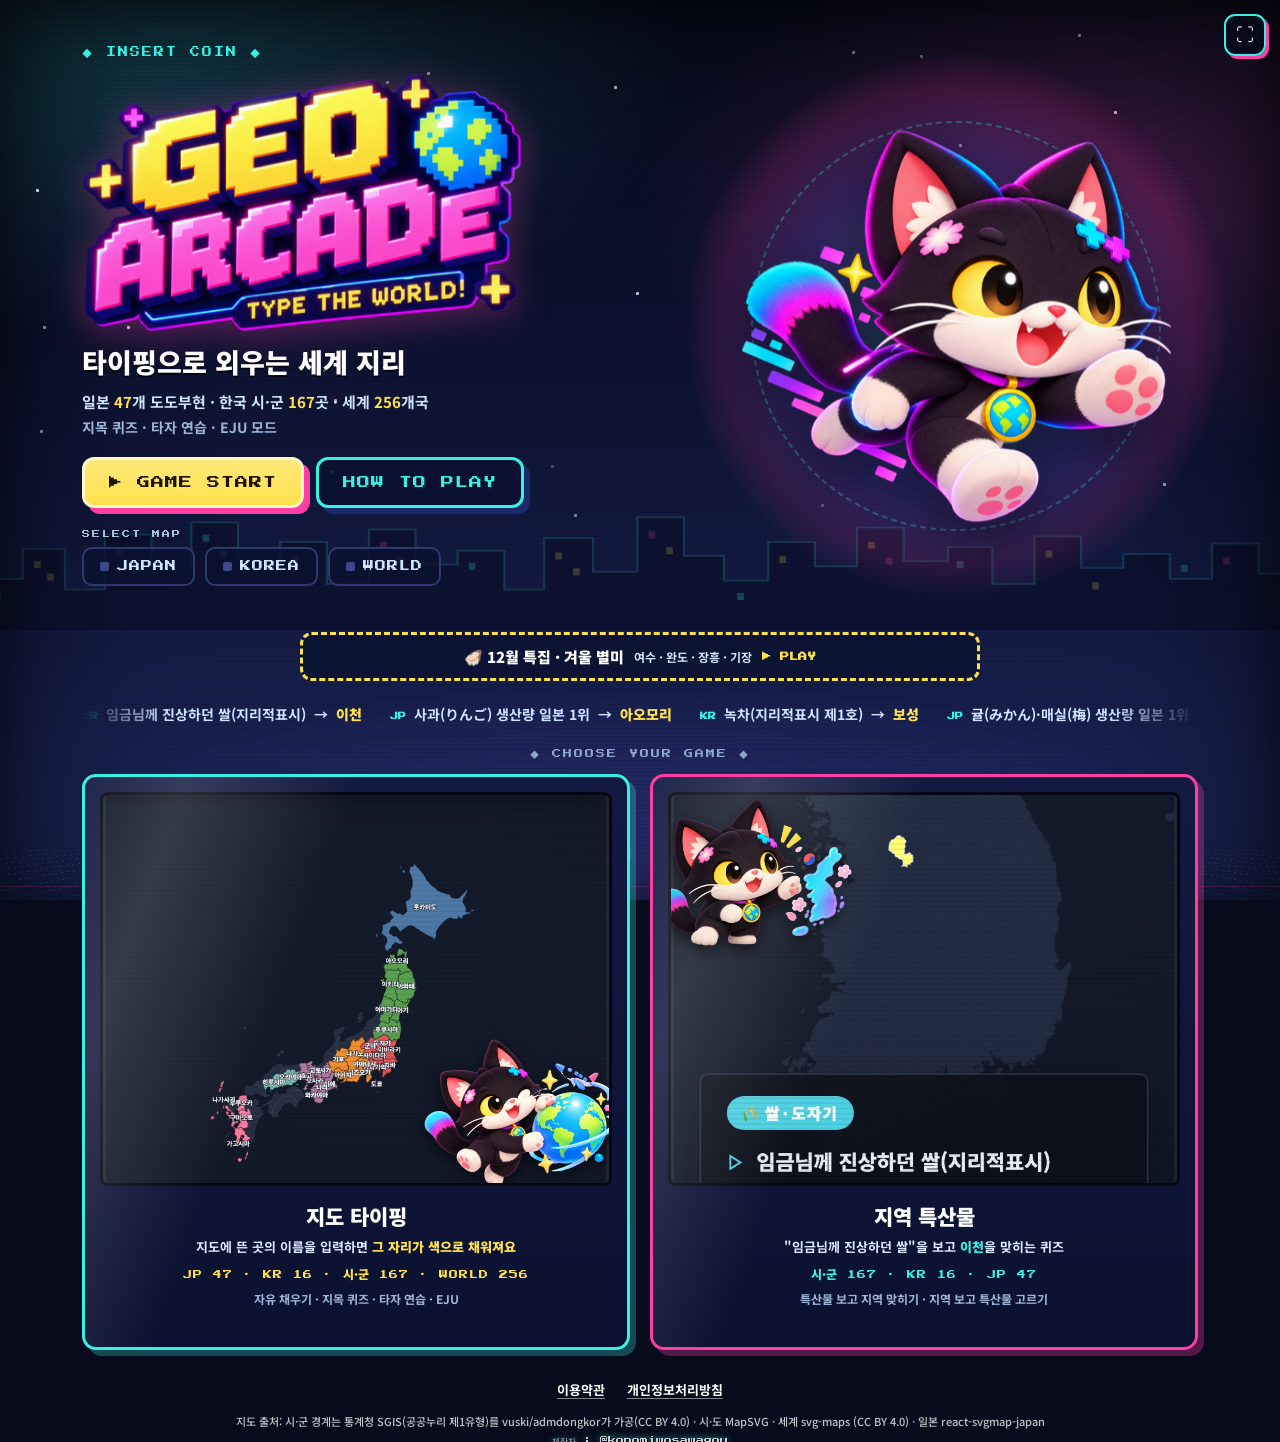
<file: index.html>
<!DOCTYPE html>
<html lang="ko">
<head>
<meta charset="utf-8">
<meta name="viewport" content="width=device-width, initial-scale=1">
<title>GEO ARCADE</title>
<meta name="description" content="지도·특산물 타이핑으로 외우는 지리 게임. 일본 47 도도부현, 한국 시·군 167, 세계 256개국을 담았고 오늘의 문제가 매일 바뀝니다.">
<meta property="og:type" content="website">
<meta property="og:site_name" content="GEO ARCADE">
<meta property="og:title" content="GEO ARCADE · 지리 메모리">
<meta property="og:description" content="지도·특산물 타이핑으로 외우는 지리 게임. 일본 47 도도부현, 한국 시·군 167, 세계 256개국을 담았고 오늘의 문제가 매일 바뀝니다.">
<meta property="og:url" content="https://snowater121.github.io/for-my-cat/">
<meta property="og:image" content="https://snowater121.github.io/for-my-cat/og.png">
<meta property="og:image:width" content="1200">
<meta property="og:image:height" content="630">
<meta name="twitter:card" content="summary_large_image">
<meta name="theme-color" content="#0b1026">
<link rel="manifest" href="manifest.webmanifest">
<link rel="icon" type="image/png" href="icon-192.png">
<link rel="apple-touch-icon" href="apple-touch-icon.png">
<meta name="apple-mobile-web-app-capable" content="yes">
<meta name="apple-mobile-web-app-title" content="GEO ARCADE">
<link rel="preconnect" href="https://fonts.googleapis.com">
<link rel="preconnect" href="https://fonts.gstatic.com" crossorigin>
<link href="https://fonts.googleapis.com/css2?family=Press+Start+2P&family=Noto+Sans+KR:wght@500;700;900&display=swap" rel="stylesheet">
<style>
:root{
  /* 밤바다 같은 네이비 + 네온 3색 */
  --navy0:#070b1c; --navy1:#0c1230; --navy2:#141c46; --navy3:#1d2a63;
  --cyan:#38f0e4; --magenta:#ff3ea5; --yellow:#ffe14d; --blue:#2bd3ff; --violet:#7c5cff;
  --ink:#050814;
  --pix:"Press Start 2P", ui-monospace, monospace;
  --kr:"Noto Sans KR", sans-serif;
}
*{box-sizing:border-box}
html,body{height:100%}
body{
  margin:0;background:var(--navy0);color:#fff;font-family:var(--kr);
  min-height:100dvh;display:flex;flex-direction:column;align-items:center;
  overflow-x:hidden;
}

/* ===== 배경: 네이비 그라데이션 · 네온 글로우 · 도시 실루엣 · 원근 격자 ===== */
.bg{position:fixed;inset:0;z-index:0;pointer-events:none;overflow:hidden}
.bg-grad{position:absolute;inset:0;
  background:linear-gradient(180deg,var(--navy0) 0%,var(--navy1) 38%,var(--navy2) 72%,var(--navy3) 100%)}
.bg-glow{position:absolute;inset:0;
  background:
    radial-gradient(60vw 42vh at 12% 8%, rgba(56,240,228,.20), transparent 70%),
    radial-gradient(55vw 40vh at 88% 22%, rgba(255,62,165,.22), transparent 70%),
    radial-gradient(70vw 34vh at 50% 100%, rgba(124,92,255,.22), transparent 72%)}
/* 글자 뒤로 물러나 있어야 한다 — 진하면 모드 버튼·문구와 싸운다 */
.bg-city{position:absolute;left:-2%;bottom:30vh;width:104%;height:min(150px,17vh);opacity:.5}
.bg-city .blk{fill:#080d22}
.bg-city .edge{fill:none;stroke:var(--cyan);stroke-width:2;opacity:.3}
.bg-city .win{fill:var(--yellow);opacity:.38}
.bg-city .win.c{fill:var(--cyan);opacity:.42}
.bg-city .win.m{fill:var(--magenta);opacity:.38}
.bg-grid{position:absolute;left:50%;bottom:0;width:230%;height:34vh;
  transform:translateX(-50%) perspective(340px) rotateX(70deg);transform-origin:bottom center;
  background-image:
    linear-gradient(rgba(255,62,165,.42) 2px,transparent 2px),
    linear-gradient(90deg,rgba(56,240,228,.30) 2px,transparent 2px);
  background-size:52px 52px;
  -webkit-mask:linear-gradient(180deg,transparent,#000 42%);mask:linear-gradient(180deg,transparent,#000 42%)}
.bg-scan{position:absolute;inset:0;background:repeating-linear-gradient(0deg,#0000 0 3px,#00000018 3px 4px);
  animation:flick 9s steps(80) infinite}
@keyframes flick{0%,98%{opacity:.55}99%{opacity:.45}100%{opacity:.55}}
.bg-vig{position:absolute;inset:0;box-shadow:inset 0 0 180px #000a, inset 0 0 50px #0007}
.star{position:fixed;width:3px;height:3px;background:#fff;z-index:0;border-radius:1px;
  animation:tw 2.4s ease-in-out infinite;pointer-events:none}
@keyframes tw{0%,100%{opacity:.14;transform:scale(.6)}50%{opacity:.9;transform:scale(1)}}

/* ===== 공통 ===== */
.wrap{position:relative;z-index:20;width:100%;max-width:1160px;padding:20px 22px 0;margin:auto}
.sr-only{position:absolute;width:1px;height:1px;overflow:hidden;clip:rect(0 0 0 0)}
.fsbtn{position:fixed;top:14px;right:14px;z-index:80;width:42px;height:42px;border-radius:11px;
  background:#070b1caa;border:2px solid var(--cyan);color:#fff;font-size:18px;cursor:pointer;
  display:flex;align-items:center;justify-content:center;box-shadow:3px 3px 0 var(--magenta)}
.fsbtn:hover{filter:brightness(1.15)}
.fsbtn:active{transform:translate(2px,2px);box-shadow:1px 1px 0 var(--magenta)}
.fsbtn:focus-visible{outline:3px solid var(--yellow);outline-offset:3px}

/* ===== HERO: 데스크톱 좌 55 / 우 45 ===== */
.hero{display:grid;gap:0 clamp(16px,3vw,44px);align-items:center;
  grid-template-columns:55fr 45fr;
  grid-template-areas:
    "coin cat"
    "logo cat"
    "copy cat"
    "cta  cat"
    "mode cat"
    "strk cat";
  padding:clamp(10px,3vh,34px) 0 clamp(14px,3vh,30px)}
.coin{grid-area:coin;font-family:var(--pix);font-size:10px;letter-spacing:2px;color:var(--cyan);
  margin-bottom:12px;animation:blink 1.1s steps(2) infinite}
@keyframes blink{50%{opacity:.25}}

.logo{grid-area:logo;width:min(440px,100%);height:auto;display:block;object-fit:contain;
  margin:0 0 6px;filter:drop-shadow(0 6px 18px rgba(255,62,165,.35))}

.copy{grid-area:copy;margin:6px 0 0}
.copy h2{margin:0;font-size:clamp(19px,2.6vw,27px);font-weight:900;line-height:1.35;
  text-shadow:0 2px 0 #0009}
.copy .lead{margin:10px 0 0;font-size:clamp(13px,1.5vw,15px);font-weight:700;color:#cfe4ff}
.copy .lead b{color:var(--yellow)}
.copy .sub{margin:5px 0 0;font-size:clamp(12px,1.4vw,14px);font-weight:700;color:#9fb6da}

.cta{grid-area:cta;display:flex;gap:12px;flex-wrap:wrap;margin:20px 0 0}
.btn-start,.btn-how{font-family:var(--pix);font-size:13px;letter-spacing:1px;text-decoration:none;
  border-radius:12px;padding:16px 24px;cursor:pointer;display:inline-flex;align-items:center;gap:8px;
  transition:transform .15s cubic-bezier(.2,.9,.2,1),box-shadow .15s,filter .15s}
.btn-start{background:linear-gradient(180deg,#ffe97a,var(--yellow));color:#1b1200;
  border:3px solid #fff6c9;box-shadow:6px 6px 0 var(--magenta)}
.btn-start:hover{transform:translate(-2px,-2px);box-shadow:9px 9px 0 var(--magenta);filter:brightness(1.05)}
.btn-start:active{transform:translate(3px,3px);box-shadow:2px 2px 0 var(--magenta)}
.btn-how{background:#0b1230cc;color:var(--cyan);border:3px solid var(--cyan);box-shadow:6px 6px 0 #1b2a6b}
.btn-how:hover{transform:translate(-2px,-2px);box-shadow:9px 9px 0 #1b2a6b;filter:brightness(1.12)}
.btn-how:active{transform:translate(3px,3px);box-shadow:2px 2px 0 #1b2a6b}
.btn-start:focus-visible,.btn-how:focus-visible{outline:3px solid #fff;outline-offset:3px}

/* 모드 선택 — 고르면 캐릭터가 바뀐다 */
.mode{grid-area:mode;margin:22px 0 0}
.mode .lab{font-family:var(--pix);font-size:8px;letter-spacing:2px;color:#a8bee0;margin-bottom:9px;text-shadow:0 2px 6px #050814}
.mode .row{display:flex;gap:10px;flex-wrap:wrap}
.mode button{font-family:var(--pix);font-size:11px;letter-spacing:1px;color:#cfe4ff;cursor:pointer;
  background:#0b1230cc;border:2px solid #2c3a74;border-radius:10px;padding:12px 16px;
  display:inline-flex;align-items:center;gap:8px;transition:.16s}
.mode button .dot{width:9px;height:9px;border-radius:2px;background:#3a4a86;transition:.16s}
.mode button:hover{border-color:var(--cyan);color:#fff;transform:translateY(-2px)}
.mode button[aria-pressed="true"]{border-color:var(--yellow);color:#fff;background:#1a1430cc;
  box-shadow:0 0 0 1px var(--yellow) inset, 0 6px 18px rgba(255,225,77,.18)}
.mode button[aria-pressed="true"] .dot{background:var(--yellow)}
.mode button:focus-visible{outline:3px solid var(--cyan);outline-offset:3px}

.strk{grid-area:strk;margin:18px 0 0;min-height:1px;font-size:14px;font-weight:900;color:var(--yellow);
  text-shadow:0 2px 0 #0008}

/* 캐릭터: 뒤에 radial glow, 그림 자체에는 필터를 거의 걸지 않는다 */
.cat{grid-area:cat;position:relative;display:flex;align-items:center;justify-content:center;
  min-height:clamp(240px,42vh,430px)}
.cat .halo{position:absolute;left:50%;top:50%;width:min(112%,540px);aspect-ratio:1;transform:translate(-50%,-50%);
  border-radius:50%;pointer-events:none;
  background:radial-gradient(circle,rgba(56,240,228,.30) 0%,rgba(124,92,255,.22) 42%,rgba(255,62,165,.14) 62%,transparent 72%);
  animation:halo 5.5s ease-in-out infinite}
@keyframes halo{0%,100%{transform:translate(-50%,-50%) scale(1)}50%{transform:translate(-50%,-50%) scale(1.06)}}
.cat .ring{position:absolute;left:50%;top:50%;width:min(86%,410px);aspect-ratio:1;transform:translate(-50%,-50%);
  border-radius:50%;border:2px dashed rgba(56,240,228,.28);animation:spin 24s linear infinite}
@keyframes spin{to{transform:translate(-50%,-50%) rotate(360deg)}}
.cat .stage{position:relative;width:min(100%,430px);aspect-ratio:1/.92}
.cat img{position:absolute;inset:0;width:100%;height:100%;object-fit:contain;
  opacity:0;transform:scale(.94);transition:opacity .26s ease,transform .26s ease;
  filter:drop-shadow(0 16px 26px rgba(0,0,0,.45))}
.cat img.on{opacity:1;transform:scale(1)}
.cat .float{animation:float 4.5s ease-in-out infinite}
@keyframes float{0%,100%{transform:translateY(0)}50%{transform:translateY(-10px)}}

/* ===== 이달의 특집 · 문제 예시 띠 ===== */
.season{display:none;align-items:center;justify-content:center;gap:10px;flex-wrap:wrap;margin:0 auto 20px;max-width:680px;
  text-decoration:none;color:#fff;font-weight:900;font-size:15px;background:#0b1230cc;
  border:3px dashed var(--yellow);border-radius:12px;padding:11px 16px;transition:transform .15s}
.season.show{display:flex}
.season:hover{transform:translateY(-2px)}
.season small{font-weight:700;color:#cfe4ff;font-size:12px}
.season .go{font-family:var(--pix);font-size:9px;color:var(--yellow)}
.season:focus-visible,.cab:focus-visible{outline:3px solid var(--cyan);outline-offset:3px}

.ticker{overflow:hidden;white-space:nowrap;margin:0 0 24px;
  -webkit-mask:linear-gradient(90deg,transparent,#000 8%,#000 92%,transparent);mask:linear-gradient(90deg,transparent,#000 8%,#000 92%,transparent)}
.ticker .run{display:inline-flex;gap:28px;padding-right:28px;animation:slide 60s linear infinite}
.ticker:hover .run{animation-play-state:paused}
.ticker .it{display:inline-flex;align-items:baseline;gap:8px;font-size:14px;font-weight:700;color:#cfe4ff}
.ticker .tag{font-family:var(--pix);font-size:8px;color:var(--cyan)}
.ticker .ans{font-weight:900;color:var(--yellow)}
@keyframes slide{to{transform:translateX(-50%)}}

/* ===== 두 게임 카드 ===== */
.pick{font-family:var(--pix);font-size:9px;letter-spacing:2px;color:#8fa6cc;text-align:center;margin:0 0 12px}
.cards{display:grid;grid-template-columns:1fr 1fr;gap:20px}
@media(max-width:620px){.cards{grid-template-columns:1fr}}
.cab{position:relative;text-decoration:none;color:#fff;border-radius:14px;padding:15px 15px 17px;
  border:3px solid var(--cyan);box-shadow:6px 6px 0 rgba(56,240,228,.28);
  background:linear-gradient(180deg,#121a42,#0b1130);overflow:hidden;
  transition:transform .16s cubic-bezier(.2,.9,.2,1),box-shadow .16s;display:flex;flex-direction:column;align-items:center;gap:6px}
.cab.alt{border-color:var(--magenta);box-shadow:6px 6px 0 rgba(255,62,165,.3)}
.cab::after{content:"";position:absolute;top:-60%;left:-30%;width:60%;height:220%;transform:rotate(20deg);
  background:linear-gradient(90deg,transparent,#ffffff26,transparent);transition:.5s}
.cab:hover{transform:translate(-3px,-3px);box-shadow:10px 10px 0 rgba(56,240,228,.32)}
.cab.alt:hover{box-shadow:10px 10px 0 rgba(255,62,165,.34)}
.cab:hover::after{left:130%}
.cab.pressed{transform:translate(4px,4px) scale(.98);box-shadow:2px 2px 0 rgba(56,240,228,.3)}
.shot{position:relative;margin:0 0 6px;width:100%;aspect-ratio:13/10;border:3px solid #050814;border-radius:8px;overflow:hidden;background:#0a1022}
.shot img{display:block;width:100%;height:100%;object-fit:cover}
/* 카드 그림 앞 고양이 — .shot img 규칙보다 셀렉터가 세야 크기가 먹는다 */
.shot .cabcat{position:absolute;bottom:-1%;height:38%;width:auto;z-index:2;opacity:0;object-fit:contain;
  filter:drop-shadow(0 5px 8px rgba(0,0,0,.6));transition:opacity .4s ease,transform .22s cubic-bezier(.2,.9,.2,1)}
.shot .cabcat.on{opacity:1}
.shot .cabcat.right{right:-2%}
/* 특산물 화면은 아래쪽이 단서 칸이라 왼쪽 위 빈 곳에 세운다 */
.shot .cabcat.left{left:-3%;top:1%;bottom:auto}
.cab:hover .shot .cabcat{transform:translateY(-5px) scale(1.05)}
.cab .name{font-weight:900;font-size:21px;margin-top:3px}
.cab .say{font-size:13px;font-weight:700;color:#dce9ff;line-height:1.55;margin:0}
.cab .say b{color:var(--yellow);font-weight:900}
.cab.alt .say b{color:var(--cyan)}
.cab .lv{font-family:var(--pix);font-size:9px;color:var(--yellow);letter-spacing:1px;line-height:1.8}
.cab .lv .k{font-family:var(--kr);font-size:12px;font-weight:900;letter-spacing:0}
.cab.alt .lv{color:var(--cyan)}
.cab .modes{font-size:12px;color:#9fb6da;font-weight:700}
.cab .sel{font-family:var(--pix);font-size:9px;letter-spacing:1px;color:#fff;margin-top:8px;opacity:0;transform:translateY(4px);transition:.2s}
.cab:hover .sel{opacity:1;transform:none;animation:blink 1s steps(2) infinite}

/* ===== HOW TO PLAY ===== */
.howwrap{position:fixed;inset:0;z-index:120;display:none;align-items:center;justify-content:center;padding:16px;
  background:rgba(4,7,20,.82);backdrop-filter:blur(3px)}
.howwrap.open{display:flex}
.howbox{width:min(560px,100%);max-height:88dvh;overflow:auto;background:#0c1230;border:3px solid var(--cyan);
  border-radius:14px;box-shadow:7px 7px 0 var(--magenta)}
.howhead{display:flex;align-items:center;gap:10px;padding:14px 16px;border-bottom:2px solid #222e64}
.howhead h3{flex:1;margin:0;font-family:var(--pix);font-size:12px;color:var(--cyan);letter-spacing:1px;line-height:1.5}
.howhead button{background:none;border:2px solid #2c3a74;color:#cfe4ff;border-radius:9px;width:34px;height:34px;
  font-size:16px;cursor:pointer}
.howhead button:hover{border-color:var(--magenta);color:#fff}
.howbody{padding:14px 16px 18px;display:flex;flex-direction:column;gap:11px}
.howrow{display:flex;gap:11px;align-items:flex-start;background:#111a44;border:2px solid #222e64;border-radius:10px;padding:10px 12px}
.howrow .i{font-size:20px;line-height:1.2}
.howrow b{display:block;font-size:13.5px;color:#fff}
.howrow small{display:block;font-size:12px;color:#a9bde0;font-weight:600;line-height:1.55;margin-top:3px}
.hownote{font-size:12px;color:#8fa6cc;font-weight:700;line-height:1.6;padding:2px 2px 0}

/* ===== 바닥 ===== */
.foot{margin-top:26px;display:flex;justify-content:center;gap:6px 18px;flex-wrap:wrap;font-size:13px;font-weight:700}
.foot a{color:#fff;text-decoration:underline;text-underline-offset:3px;text-decoration-color:#ffffff80;padding:4px 2px}
.foot a:hover{text-decoration-color:var(--yellow)}
.foot a:focus-visible{outline:2px solid var(--cyan);outline-offset:2px;border-radius:3px}
.attrib{margin-top:10px;font-size:11px;font-weight:500;color:#ffffffc0;line-height:1.6;text-align:center}
.credit{position:relative;z-index:20;margin:4px 0 18px;font-family:var(--pix);font-size:8px;line-height:1.4;color:#fff;
  opacity:.8;text-shadow:1px 1px 0 #000,0 0 6px var(--cyan);text-align:center}

/* ===== 태블릿: 캐릭터를 줄인다 ===== */
@media(max-width:1000px){
  .hero{grid-template-columns:57fr 43fr;gap:0 18px}
  .cat{min-height:clamp(200px,32vh,320px)}
  .cat .stage{width:min(100%,320px)}
  .logo{width:min(360px,100%)}
}
/* ===== 모바일: 로고 → 캐릭터 → 카피 → START → 모드 ===== */
@media(max-width:760px){
  .wrap{padding:16px 16px 0}
  .hero{grid-template-columns:1fr;justify-items:center;text-align:center;gap:0;
    grid-template-areas:"coin" "logo" "cat" "copy" "cta" "mode" "strk"}
  .logo{width:min(320px,86%);margin-bottom:2px}
  .cat{min-height:0;margin:2px 0 6px}
  .cat .stage{width:min(88vw,300px)}
  .cat .halo{width:min(120%,360px)}
  .cat .ring{display:none}
  .cta{justify-content:center;margin-top:16px;width:100%}
  .btn-start,.btn-how{flex:1 1 auto;justify-content:center;font-size:12px;padding:15px 14px}
  .mode{margin-top:18px;width:100%}
  .mode .row{justify-content:center}
  .mode button{flex:1 1 30%;justify-content:center;font-size:10px;padding:11px 8px}
  .strk{margin-top:14px}
}
@media(prefers-reduced-motion:reduce){
  *,*::before,*::after{animation:none !important;transition:none !important}
  #crton{display:none}
  .ticker{overflow-x:auto;-webkit-mask:none;mask:none}
  .ticker .run{flex-wrap:nowrap}
}

/* ===== CRT power-on intro ===== */
#crton{position:fixed;inset:0;z-index:9999;pointer-events:none;overflow:hidden}
#crton .bar{position:absolute;left:0;right:0;height:51%;background:#000}
#crton .bar.top{top:0;transform-origin:top;animation:crtBar 1.15s cubic-bezier(.7,0,.25,1) forwards}
#crton .bar.bot{bottom:0;transform-origin:bottom;animation:crtBar 1.15s cubic-bezier(.7,0,.25,1) forwards}
@keyframes crtBar{0%,18%{transform:scaleY(1)}52%{transform:scaleY(0)}100%{transform:scaleY(0)}}
#crton .seam{position:absolute;top:50%;left:50%;right:50%;height:3px;transform:translateY(-50%);background:#fff;
  box-shadow:0 0 22px 6px #fff,0 0 60px 12px #bfefff;animation:crtSeam 1.15s ease-out forwards}
@keyframes crtSeam{0%{left:50%;right:50%;opacity:0;height:3px}9%{left:0;right:0;opacity:1;height:3px}18%{opacity:1;height:3px}33%{opacity:1;height:100%}45%{opacity:0;height:100%}100%{opacity:0}}
.wrap{animation:crtWrap 1.15s ease-out}
@keyframes crtWrap{0%,28%{opacity:0;transform:scaleY(.55);filter:brightness(3)}38%{opacity:1;transform:none;filter:brightness(2.2) contrast(1.3)}42%{transform:translateX(-7px);filter:contrast(1.5) hue-rotate(12deg)}45%{transform:translateX(6px)}48%{transform:translateX(-3px);filter:contrast(1.2)}51%{transform:translateX(0)}100%{opacity:1;transform:none;filter:none}}
body.crtdone #crton{display:none}

/* ---- 고양이 역장 (src/mascot.css 를 build_all.py 가 채운다) ---- */
/* 소개 영상용 자동 시연 (?demo=1) — 게임 쪽은 demo.css, 로비는 여기 */
.demoveil{position:fixed;inset:0;z-index:200;display:flex;align-items:center;justify-content:center;
  background:rgba(5,8,20,.86);backdrop-filter:blur(4px)}
.demobox{display:flex;flex-direction:column;align-items:center;gap:10px;text-align:center;
  background:#0c1230;border:3px solid var(--blue);border-radius:14px;padding:26px 30px;box-shadow:7px 7px 0 var(--pink)}
.demobox b{font-family:var(--pix);font-size:13px;color:var(--blue);line-height:1.6}
.demobox small{font-size:12.5px;font-weight:700;color:#9fb6da}
.demobox em{font-size:11px;font-style:normal;font-weight:700;color:#9fb6da;opacity:.75}
.demobox button{font:inherit;font-size:14px;font-weight:900;background:var(--yellow);color:#1b1200;
  border:3px solid var(--yellow);border-radius:10px;padding:12px 22px;cursor:pointer;box-shadow:3px 3px 0 #0007}
.demobox button:active{transform:translate(2px,2px);box-shadow:1px 1px 0 #0007}
.demopress{animation:demoPress .42s cubic-bezier(.2,.9,.2,1)}
@keyframes demoPress{0%{transform:scale(1)}35%{transform:scale(.95);filter:brightness(1.4)}100%{transform:scale(1)}}

/*MASCOTCSS*//* ===================== MASCOT — 고양이 역장 =====================
   원본 PNG(mascot/*.png)를 상태별로 겹쳐 두고 하나만 보여 준다.
   움직임은 CSS로만 준다 — 그림 자체는 건드리지 않는다. */

.mas{position:relative;width:96px;flex:0 0 auto;user-select:none;pointer-events:none}
.mas.off{display:none}
.mas-fig{width:100%;transform-origin:50% 92%;
  filter:drop-shadow(0 6px 10px rgba(0,0,0,.45))}
body:not(.dark) .mas-fig{filter:drop-shadow(0 5px 8px rgba(24,32,54,.25))}
.mas-fig img{display:block;width:100%;height:auto}

/* 게임 화면: 지도 왼쪽 아래에 선다 */
.mas-stage{position:absolute;left:10px;bottom:10px;width:112px;z-index:11}
/* 지도 화면에서는 말풍선을 고양이 '위'로 올린다 — 옆으로 뻗으면 시작 화면 가운데
   내용(오늘의 문제·속령 체크 …)과 겹친다 */
.mas-stage .mas-say{left:2px;right:auto;bottom:calc(100% - 8px);transform-origin:0 100%}
.mas-stage .mas-say::after{left:20px;right:auto;bottom:-11px;
  border-color:var(--accent) transparent transparent transparent}

/* ---- 표정 전환 (data-e) ---- */
.mas .s{display:none}
.mas[data-e="base"] .s-base,
.mas[data-e="happy"] .s-happy,
.mas[data-e="combo"] .s-combo,
.mas[data-e="wink"] .s-wink,
.mas[data-e="focus"] .s-focus,
.mas[data-e="surprise"] .s-surprise,
.mas[data-e="panic"] .s-panic{display:block}
.mas.full .s{display:block}            /* 전신 컷은 한 장뿐 */

/* ---- 동작 (data-p) ---- */
.mas[data-p="idle"] .mas-fig{animation:masBob 3.4s ease-in-out infinite}
.mas[data-p="jump"] .mas-fig{animation:masJump .62s cubic-bezier(.3,1.5,.5,1)}
.mas[data-p="hop"] .mas-fig{animation:masHop .5s ease-out}
.mas[data-p="spin"] .mas-fig{animation:masSpin .8s ease-in-out}
.mas[data-p="shake"] .mas-fig{animation:masShake .5s ease-in-out}
.mas[data-p="point"] .mas-fig{animation:masPoint .9s ease-in-out}
.mas[data-p="stamp"] .mas-fig{animation:masStamp .8s ease-in}

@keyframes masBob{0%,100%{transform:translateY(0) scaleY(1)}50%{transform:translateY(-3px) scaleY(1.015)}}
@keyframes masJump{0%{transform:translateY(0) scaleY(.92) scaleX(1.06)}
  35%{transform:translateY(-22px) scaleY(1.08) scaleX(.95)}
  70%{transform:translateY(0) scaleY(.94) scaleX(1.05)}100%{transform:none}}
@keyframes masHop{0%{transform:translateY(0)}45%{transform:translateY(-10px)}100%{transform:translateY(0)}}
@keyframes masSpin{0%{transform:translateY(0) rotate(0)}
  40%{transform:translateY(-20px) rotate(200deg)}
  75%{transform:translateY(0) rotate(360deg) scaleY(.94)}100%{transform:none}}
@keyframes masShake{0%,100%{transform:translateX(0) rotate(0)}
  20%{transform:translateX(-6px) rotate(-5deg)}45%{transform:translateX(6px) rotate(5deg)}
  70%{transform:translateX(-4px) rotate(-3deg)}}
@keyframes masPoint{0%,100%{transform:rotate(0)}30%,70%{transform:rotate(-8deg) translateY(-4px)}}
@keyframes masStamp{0%{transform:none}
  35%,60%{transform:translateY(-13px) rotate(-6deg)}
  80%{transform:translateY(5px) scaleY(.93) rotate(2deg)}100%{transform:none}}

/* ---- 말풍선 ---- */
.mas-say{position:absolute;left:78%;bottom:68%;width:max-content;min-width:104px;max-width:210px;
  background:var(--panel);border:2px solid var(--accent);border-radius:11px;padding:7px 10px;
  font-size:12px;font-weight:800;line-height:1.45;color:var(--text);box-shadow:3px 3px 0 rgba(0,0,0,.28);
  opacity:0;transform:translateY(6px) scale(.92);transform-origin:0 100%;transition:opacity .2s,transform .2s;z-index:2}
.mas-say.on{opacity:1;transform:none}
.mas-say::after{content:"";position:absolute;left:-9px;bottom:9px;width:0;height:0;
  border:6px solid transparent;border-right-color:var(--accent)}
.mas-say b{color:var(--gold)}
/* 오른쪽 끝에 세울 때는 말풍선을 왼쪽으로 */
.mas.sayleft .mas-say{left:auto;right:78%;transform-origin:100% 100%}
.mas.sayleft .mas-say::after{left:auto;right:-9px;border-right-color:transparent;border-left-color:var(--accent)}

/* ---- 역 스탬프 ----
   잉크색은 color 로 내려보낸다 (도장 SVG가 currentColor를 쓴다).
   밤 화면에서는 같은 주홍이 가라앉아 보여서 한 단계 밝게 쓴다. */
.mas-stamp,.gstamp.on .sc{color:#d9452f}
body.dark .mas-stamp,body.dark .gstamp.on .sc{color:#ff6e50}
.mas-stamp{width:124px;margin:0 auto;position:relative;opacity:0}
.mas-stamp.on{opacity:1}
.mas-stamp-svg{display:block;width:100%;height:auto}
.mas-stamp-t{font-family:"Noto Sans KR",sans-serif;font-size:9px;font-weight:700;letter-spacing:2px}
.mas-stamp-m{font-family:"Noto Sans KR",sans-serif;font-size:17px;font-weight:900;letter-spacing:1px}
.mas-stamp-s{font-family:"Noto Sans KR",sans-serif;font-size:9px;font-weight:700}
.mas-stamp.hit{animation:masPress .5s cubic-bezier(.2,1.4,.4,1) both}
@keyframes masPress{0%{opacity:0;transform:scale(2.4) rotate(-20deg)}
  55%{opacity:1;transform:scale(.94) rotate(-7deg)}
  70%{transform:scale(1.03) rotate(-5deg)}100%{opacity:1;transform:scale(1) rotate(-6deg)}}

/* 결과 창 안에서 고양이와 스탬프를 나란히 */
.masresult{display:flex;align-items:center;justify-content:center;gap:2px;width:100%;margin:2px 0 4px}
.masresult .mas{width:104px}
.masresult .mas-say{display:none}

/* 칭호 — 스탬프 수첩에서 가장 어려운 걸 딴 것이 따라온다 */
.gtitle{font-size:12.5px;font-weight:800;color:var(--sub)}
.gtitle b{color:var(--gold);font-size:13.5px}

/* ---- 스탬프 수첩 (업적 탭) ---- */
.gstampbook{display:grid;grid-template-columns:repeat(auto-fill,minmax(104px,1fr));gap:12px}
.gstamp{text-align:center}
.gstamp .sc{position:relative;width:88px;height:88px;margin:0 auto 6px;border-radius:50%;
  display:flex;align-items:center;justify-content:center;font-size:30px;
  border:2px dashed var(--sub);background:var(--panel2);opacity:.42;filter:grayscale(1)}
.gstamp.on .sc{border:none;background:none;opacity:1;filter:none;transform:rotate(-6deg)}
.gstamp.on .sc svg{width:100%;height:100%}
.gstamp b{display:block;font-size:12px;color:var(--text)}
.gstamp small{display:block;font-size:10.5px;color:var(--sub);font-weight:600;line-height:1.35;margin-top:2px}
.gstamp:not(.on) b{color:var(--sub)}
.gstampnote{font-size:12px;font-weight:800;color:var(--sub);margin-bottom:12px;display:flex;align-items:center;gap:8px}
.gstampnote .bar{flex:1;height:7px;border-radius:5px;background:var(--panel2);border:1px solid var(--line);overflow:hidden}
.gstampnote .bar i{display:block;height:100%;background:linear-gradient(90deg,var(--accent),var(--gold))}

/* ---- 좁은 화면 ---- */
@media(max-width:820px){ .mas-stage{width:88px;left:6px;bottom:4px} .mas-say{font-size:11px;max-width:150px} }
/* 좁은 화면에서는 '전체 위치' 미니맵이 왼쪽 아래로 내려온다 — 고양이는 오른쪽으로 비킨다 */
@media(max-width:600px){ .mas-stage{width:66px;left:auto;right:10px} .mas-stage .mas-say{display:none}
  .masresult .mas{width:80px} .mas-stamp{width:104px}
  .gstampbook{grid-template-columns:repeat(auto-fill,minmax(88px,1fr));gap:10px}
  .gstamp .sc{width:72px;height:72px;font-size:24px} }
@media(max-height:520px) and (orientation:landscape){ .mas-stage{display:none} }

@media(prefers-reduced-motion:reduce){
  .mas-fig{animation:none!important}
  .mas-stamp.hit{animation:none}
  .mas-say{transition:none}
}
/*END*/
</style>
</head>
<body>
<div id="crton"><div class="bar top"></div><div class="bar bot"></div><div class="seam"></div></div>
<button id="fsbtn" class="fsbtn" title="전체화면 전환" aria-label="전체화면">⛶</button>
<h1 class="sr-only">GEO ARCADE 로비: 지도 타이핑과 지역 특산물 중 게임을 고르세요</h1>

<div class="bg" aria-hidden="true">
  <div class="bg-grad"></div>
  <div class="bg-glow"></div>
  <svg class="bg-city" viewBox="0 0 1200 170" preserveAspectRatio="none">
    <path class="blk" d="M0,170 V112 H44 V78 H82 V124 H118 V62 H160 V100 H196 V48 H238 V92 H276 V70 H318 V118 H356 V56 H398 V96 H436 V80 H478 V124 H514 V66 H558 V104 H598 V42 H640 V86 H676 V114 H716 V70 H758 V98 H796 V54 H838 V92 H878 V76 H918 V118 H956 V64 H998 V100 H1036 V84 H1078 V112 H1116 V72 H1158 V106 H1200 V170 Z"/>
    <path class="edge" d="M0,112 H44 V78 H82 V124 H118 V62 H160 V100 H196 V48 H238 V92 H276 V70 H318 V118 H356 V56 H398 V96 H436 V80 H478 V124 H514 V66 H558 V104 H598 V42 H640 V86 H676 V114 H716 V70 H758 V98 H796 V54 H838 V92 H878 V76 H918 V118 H956 V64 H998 V100 H1036 V84 H1078 V112 H1116 V72 H1158 V106 H1200"/>
    <g>
      <rect class="win c" x="18" y="126" width="6" height="8"/><rect class="win" x="54" y="92" width="6" height="8"/>
      <rect class="win" x="66" y="106" width="6" height="8"/><rect class="win m" x="128" y="78" width="6" height="8"/>
      <rect class="win" x="144" y="96" width="6" height="8"/><rect class="win c" x="206" y="62" width="6" height="8"/>
      <rect class="win" x="222" y="80" width="6" height="8"/><rect class="win" x="286" y="86" width="6" height="8"/>
      <rect class="win m" x="366" y="70" width="6" height="8"/><rect class="win" x="382" y="88" width="6" height="8"/>
      <rect class="win c" x="446" y="94" width="6" height="8"/><rect class="win" x="524" y="82" width="6" height="8"/>
      <rect class="win" x="540" y="100" width="6" height="8"/><rect class="win m" x="608" y="58" width="6" height="8"/>
      <rect class="win" x="624" y="76" width="6" height="8"/><rect class="win c" x="688" y="128" width="6" height="8"/>
      <rect class="win" x="726" y="86" width="6" height="8"/><rect class="win" x="806" y="70" width="6" height="8"/>
      <rect class="win m" x="822" y="88" width="6" height="8"/><rect class="win c" x="886" y="92" width="6" height="8"/>
      <rect class="win" x="966" y="80" width="6" height="8"/><rect class="win" x="1008" y="116" width="6" height="8"/>
      <rect class="win c" x="1088" y="96" width="6" height="8"/><rect class="win m" x="1126" y="88" width="6" height="8"/>
    </g>
  </svg>
  <div class="bg-grid"></div>
  <div class="bg-scan"></div>
  <div class="bg-vig"></div>
</div>

<div class="wrap">

  <section class="hero">
    <div class="coin">◆ INSERT COIN ◆</div>

    <img class="logo" id="logo" width="480" height="284"
         alt="GEO ARCADE — TYPE THE WORLD!" draggable="false">

    <div class="copy">
      <h2>타이핑으로 외우는 세계 지리</h2>
      <p class="lead">일본 <b>47</b>개 도도부현 · 한국 시·군 <b>167</b>곳 · 세계 <b>256</b>개국</p>
      <p class="sub">지목 퀴즈 · 타자 연습 · EJU 모드</p>
    </div>

    <div class="cta">
      <a class="btn-start" id="startbtn" href="arcade.html">▶ GAME START</a>
      <button class="btn-how" id="howbtn" type="button">HOW TO PLAY</button>
    </div>

    <div class="mode" id="mode">
      <div class="lab">SELECT MAP</div>
      <div class="row" role="group" aria-label="지도 고르기">
        <button type="button" data-ds="jp"     data-art="map_jp"    aria-pressed="false"><span class="dot"></span>JAPAN</button>
        <button type="button" data-ds="kr_sgg" data-art="map_kr"    aria-pressed="false"><span class="dot"></span>KOREA</button>
        <button type="button" data-ds="world"  data-art="map_world" aria-pressed="false"><span class="dot"></span>WORLD</button>
      </div>
    </div>

    <div class="strk" id="streak"></div>

    <div class="cat">
      <div class="halo" aria-hidden="true"></div>
      <div class="ring" aria-hidden="true"></div>
      <div class="stage float" id="catstage">
        <img id="cat-hero" alt="GEO ARCADE 마스코트 고양이" draggable="false">
        <img id="cat-map_jp" alt="" aria-hidden="true" draggable="false">
        <img id="cat-map_kr" alt="" aria-hidden="true" draggable="false">
        <img id="cat-map_world" alt="" aria-hidden="true" draggable="false">
      </div>
    </div>
  </section>

  <a class="season" id="season" href="specialty.html"></a>
  <div class="ticker" id="ticker" role="region" aria-label="실제 문제 예시: 단서와 정답"></div>

  <div class="pick">◆ CHOOSE YOUR GAME ◆</div>
  <div class="cards">
    <a class="cab" href="arcade.html">
      <figure class="shot"><img src="shot-arcade.jpg" width="780" height="600" alt="지도 타이핑 실제 화면: 일본 지도에서 맞힌 도도부현이 지방별 색으로 채워지고 이름이 표시된 모습"><img class="cabcat right" id="cabcat-arcade" alt="" aria-hidden="true" draggable="false"></figure>
      <div class="name">지도 타이핑</div>
      <p class="say">지도에 뜬 곳의 이름을 입력하면 <b>그 자리가 색으로 채워져요</b></p>
      <div class="lv">JP 47 · KR 16 · <span class="k">시·군</span> 167 · WORLD 256</div>
      <div class="modes">자유 채우기 · 지목 퀴즈 · 타자 연습 · EJU</div>
      <div class="sel">▶ SELECT</div>
    </a>
    <a class="cab alt" href="specialty.html">
      <figure class="shot"><img src="shot-specialty.jpg" width="780" height="600" alt="지역 특산물 실제 화면: 전국 지도에서 이천이 노랗게 표시되고, 쌀·도자기 분류와 '임금님께 진상하던 쌀(지리적표시)' 단서가 뜬 모습"><img class="cabcat left" id="cabcat-specialty" alt="" aria-hidden="true" draggable="false"></figure>
      <div class="name">지역 특산물</div>
      <p class="say">"임금님께 진상하던 쌀"을 보고 <b>이천</b>을 맞히는 퀴즈</p>
      <div class="lv"><span class="k">시·군</span> 167 · KR 16 · JP 47</div>
      <div class="modes">특산물 보고 지역 맞히기 · 지역 보고 특산물 고르기</div>
      <div class="sel">▶ SELECT</div>
    </a>
  </div>

  <nav class="foot" aria-label="사이트 정보"><a href="terms.html">이용약관</a><a href="privacy.html">개인정보처리방침</a></nav>
  <div class="attrib">지도 출처: 시·군 경계는 통계청 SGIS(공공누리 제1유형)를 vuski/admdongkor가 가공(CC BY 4.0) · 시·도 MapSVG · 세계 svg-maps (CC BY 4.0) · 일본 react-svgmap-japan</div>
</div>
<div class="credit">제작자 : @konomiwosawagou</div>

<div class="howwrap" id="howwrap">
  <div class="howbox" role="dialog" aria-modal="true" aria-labelledby="howtitle">
    <div class="howhead"><h3 id="howtitle">HOW TO PLAY</h3><button type="button" id="howclose" aria-label="닫기">✕</button></div>
    <div class="howbody">
      <div class="howrow"><span class="i">🔍</span><div><b>지목 퀴즈</b><small>지도가 한 곳을 짚어 줍니다. 그곳의 이름을 입력하고 Enter. 모르겠으면 힌트를 누르세요.</small></div></div>
      <div class="howrow"><span class="i">🗺️</span><div><b>자유 채우기</b><small>아는 곳부터 마음대로 입력합니다. 맞힐 때마다 그 자리가 색으로 채워집니다.</small></div></div>
      <div class="howrow"><span class="i">⌨️</span><div><b>타자 연습</b><small>이름이 보이는 상태로 따라 칩니다. 지리를 몰라도 손이 먼저 외웁니다.</small></div></div>
      <div class="howrow"><span class="i">🎓</span><div><b>EJU 지역</b><small>일본 유학시험 대비. 지역의 특징을 보고 지역을 맞히거나, 반대로 특징을 고릅니다.</small></div></div>
      <div class="howrow"><span class="i">🍊</span><div><b>지역 특산물</b><small>"임금님께 진상하던 쌀" 같은 단서를 보고 시·군을 맞힙니다. 한국 167곳과 일본 47곳.</small></div></div>
      <div class="hownote">📅 <b>오늘의 문제</b>는 매일 바뀌고 모두가 같은 5문제를 풉니다 · ⚔️ <b>도전장</b>을 보내면 친구가 같은 순서로 풉니다 ·
        🐾 라운드를 끝내면 고양이 역장이 <b>역 스탬프</b>를 찍어 줍니다. 기록은 이 브라우저에 저장됩니다.</div>
    </div>
  </div>
</div>

<script>/*MASCOTJS*//* =======================================================================
   MASCOT — 고양이 역장 (build_artifact.py가 growth.js 앞에 붙인다)

   와카야마 기시역의 고양이 역장 '타마'에서 온 설정. 고양이가 플레이어 옆에 서서
   반응하고, 라운드가 끝나면 역 스탬프(駅スタンプ)를 찍어 준다.

   - 그림: 사용자가 만든 캐릭터 원본 PNG (src/brand/cat → build_cat.py → mascot/).
     표정 7장 + 전신 2장. 동작은 CSS 애니메이션으로 준다.
   - 도장만 SVG로 그린다 (고무 도장이라 선화가 맞고, 글자가 매번 바뀐다).
   - API: MAS.make() 로 인스턴스를 만들고 face/pose/say 로 조종한다.
     게임 페이지에서는 MAS.stage 하나가 지도 왼쪽 아래에 자동으로 선다.
   ======================================================================= */
const MAS=(function(){

/* 캐릭터 시트에서 뽑은 색 (말풍선·도장처럼 그림 밖 요소를 맞출 때 쓴다) */
const C={
  navy:"#2b254b", cream:"#efe2d4", pink:"#fc468f", earPink:"#fc6c9c",
  yellow:"#fddb4e", cyan:"#42cfd4", purple:"#702df6", stamp:"#d9452f"
};
const REDUCED=window.matchMedia&&window.matchMedia("(prefers-reduced-motion:reduce)").matches;
let seq=0;
function E(s){ return String(s==null?"":s).replace(/[&<>"]/g,c=>({"&":"&amp;","<":"&lt;",">":"&gt;",'"':"&quot;"}[c])); }
function beep(f,d,v){ try{ if(typeof soundOn!=="undefined"&&soundOn&&typeof tone==="function"){ AC(); tone(f,d,"square",v||0.045); } }catch(e){} }

/* ------------------------------------------------------------------ 그림
   사용자가 만든 캐릭터 원본 PNG를 그대로 쓴다. 상태별로 한 장씩 겹쳐 두고
   CSS(data-e)로 하나만 보여 준다 — 바꿀 때 새로 받지 않아 깜빡임이 없다.
   경로는 빌드가 정한다: 사이트는 mascot/*.png, Artifact 본문은 data URI. */
const SPR={"base": "mascot/base.png?v=07ee599c", "happy": "mascot/happy.png?v=07ee599c", "combo": "mascot/combo.png?v=07ee599c", "wink": "mascot/wink.png?v=07ee599c", "focus": "mascot/focus.png?v=07ee599c", "surprise": "mascot/surprise.png?v=07ee599c", "panic": "mascot/panic.png?v=07ee599c", "full": "mascot/full.png?v=07ee599c", "full3q": "mascot/full3q.png?v=07ee599c", "map_jp": "mascot/map_jp.png?v=07ee599c", "map_kr": "mascot/map_kr.png?v=07ee599c", "map_world": "mascot/map_world.png?v=07ee599c", "logo": "mascot/logo.png?v=07ee599c", "hero": "mascot/hero.png?v=07ee599c"};
const FACES=["base","happy","combo","wink","focus","surprise","panic"];

function figure(opt){
  if(opt.full) return `<img class="s on" src="${SPR[opt.full===true?"full":opt.full]}" alt="고양이 역장" draggable="false">`;
  return FACES.map(f=>`<img class="s s-${f}" src="${SPR[f]}" alt="${f==="base"?"고양이 역장":""}"`+
                      ` draggable="false"${f==="base"?"":' aria-hidden="true"'}>`).join("");
}

/* ------------------------------------------------------------------ 인스턴스 */
function make(opt){
  opt=opt||{};
  const el=document.createElement("div");
  el.className="mas"+(opt.full?" full":"")+(opt.cls?" "+opt.cls:"");
  el.dataset.e="base"; el.dataset.p="idle";
  el.innerHTML=(opt.bubble===false?"":'<div class="mas-say" role="status"></div>')+
               '<div class="mas-fig">'+figure(opt)+'</div>';
  const bub=el.querySelector(".mas-say");
  let faceTimer=0, poseTimer=0, sayTimer=0;

  const api={
    el,
    /* 표정: base·happy·combo·wink·focus·surprise·panic. ms를 주면 그 뒤 base로 */
    face(e,ms){
      clearTimeout(faceTimer);
      el.dataset.e=FACES.indexOf(e)>=0?e:"base";
      if(ms) faceTimer=setTimeout(()=>{ el.dataset.e="base"; },ms);
      return api;
    },
    /* 동작: idle·jump·hop·spin·shake·point·stamp (CSS 애니메이션) */
    pose(p,ms){
      clearTimeout(poseTimer); el.dataset.p="idle";
      void el.offsetWidth;                       // 같은 동작을 연달아 줘도 다시 재생되도록
      el.dataset.p=p;
      if(ms) poseTimer=setTimeout(()=>{ el.dataset.p="idle"; },ms);
      return api;
    },
    /* 말풍선. ms가 0이면 계속 띄워 둔다 */
    say(html,ms){
      if(!bub) return api;
      clearTimeout(sayTimer);
      if(!html){ bub.classList.remove("on"); bub.innerHTML=""; return api; }
      bub.innerHTML=html; bub.classList.add("on");
      if(ms) sayTimer=setTimeout(()=>bub.classList.remove("on"),ms);
      return api;
    },
    hush(){ return api.say(""); },
    show(on){ el.classList.toggle("off",on===false); return api; },
    /* 자주 쓰는 반응 묶음 */
    react(kind){
      if(kind==="ok")      return api.face("happy",1200).pose("jump",700);
      if(kind==="combo")   return api.face("combo",1600).pose("spin",800);
      if(kind==="wrong")   return api.face("panic",1400).pose("shake",600);
      if(kind==="hint")    return api.face("focus",1600).pose("point",900);
      if(kind==="surprise")return api.face("surprise",1400).pose("hop",600);
      if(kind==="clear")   return api.face("combo",3000).pose("spin",1200);
      return api.face("base");
    }
  };
  return api;
}

/* ------------------------------------------------------------------ 역 스탬프
   라운드가 끝나면 고양이가 찍어 주는 도장. 기시역 스탬프처럼 둥근 테두리 안에
   고양이 얼굴과 문구를 넣는다. 색은 주홍 잉크 한 가지. */
function stampSVG(o){
  o=o||{};
  const top=(o.top||"GEO ARCADE").toUpperCase();
  const mid=o.mid||"완주";
  const sub=o.sub||"";
  const date=o.date||"";
  const ms=mid.length<=2?18:(mid.length===3?15:12);   // 글자 수에 맞춰 크기를 줄인다
  const ink=o.ink||"currentColor";                    // 기본은 CSS의 color (테마별로 다름)
  const u=++seq;
  return `<svg class="mas-stamp-svg" viewBox="0 0 120 120" xmlns="http://www.w3.org/2000/svg" role="img" aria-label="${E(mid)} 스탬프">
<defs><path id="sa${u}" d="M60,60 m-45,0 a45,45 0 1,1 90,0"/></defs>
<circle cx="60" cy="60" r="55.5" fill="none" stroke="${ink}" stroke-width="3.4"/>
<circle cx="60" cy="60" r="49" fill="none" stroke="${ink}" stroke-width="1.5"/>
<text class="mas-stamp-t" fill="${ink}"><textPath href="#sa${u}" startOffset="50%" text-anchor="middle">${E(top)}</textPath></text>
<g stroke="${ink}" stroke-width="2.8" fill="none" stroke-linejoin="round" stroke-linecap="round">
  <path d="M42,40 L38.5,25 L53,32.5"/><path d="M78,40 L81.5,25 L67,32.5"/>
  <path d="M60,28.5 a20,17.5 0 1,1 -0.1,0z"/>
  <path d="M52,39.5 q3,-3.6 6,0"/><path d="M62,39.5 q3,-3.6 6,0"/>
  <path d="M57,46.5 q3,3.4 6,0"/>
  <path d="M40.5,44 h-8 M40.5,48.5 h-7.5 M79.5,44 h8 M79.5,48.5 h7.5"/>
</g>
<text class="mas-stamp-m" x="60" y="79" text-anchor="middle" fill="${ink}" style="font-size:${ms}px">${E(mid)}</text>
${sub?`<text class="mas-stamp-s" x="60" y="90" text-anchor="middle" fill="${ink}">${E(sub)}</text>`:""}
${date?`<text class="mas-stamp-s" x="60" y="101.5" style="font-size:8px" text-anchor="middle" fill="${ink}" opacity=".85">${E(date)}</text>`:""}
</svg>`;
}

/* 결과 창에서 "쾅" 찍는 연출 */
function pressStamp(box,o,cat){
  if(!box) return;
  box.innerHTML=`<div class="mas-stamp">${stampSVG(o)}</div>`;
  const s=box.firstChild;
  if(REDUCED){ s.classList.add("on"); return; }
  if(cat) cat.pose("stamp",900).face("focus",600);
  setTimeout(()=>{ s.classList.add("hit"); beep(180,0.09,0.07); beep(120,0.16,0.05); if(cat) cat.face("happy",1600); },260);
  setTimeout(()=>s.classList.add("on"),260);
}

/* 결과 이미지(캔버스)용 비트맵 */
function loadURL(u){
  return new Promise((res,rej)=>{
    const img=new Image();
    img.onload=()=>res(img); img.onerror=rej;
    setTimeout(()=>rej(new Error("timeout")),6000);
    img.src=u;
  });
}
function image(opt){
  opt=opt||{};
  const key=opt.full?(opt.full===true?"full":opt.full):(opt.e||"base");
  return loadURL(SPR[key]||SPR.base);
}
function stampImage(o){
  return loadURL("data:image/svg+xml;charset=utf-8,"+encodeURIComponent(stampSVG(o)
    .replace('class="mas-stamp-svg"','width="250" height="250"')
    .replace(/class="mas-stamp-t"/g,'font-family="sans-serif" font-size="9" font-weight="700" letter-spacing="2"')
    .replace(/class="mas-stamp-m"/g,'font-family="sans-serif" font-weight="900"')
    .replace(/class="mas-stamp-s"/g,'font-family="sans-serif" font-size="9" font-weight="700"')));
}

/* ------------------------------------------------------------------ 게임 붙이기 */
const api={make,stampSVG,pressStamp,image,stampImage,SPR,C,stage:null};

function attach(){
  const wrap=document.querySelector(".mapwrap");
  if(!wrap||typeof sCorrect!=="function") return;           // 게임 페이지가 아니면 아무것도 안 한다
  const cat=make({cls:"mas-stage"});
  wrap.appendChild(cat.el); api.stage=cat;

  /* 정답·오답 효과음은 타이핑·4지선다 어느 쪽이든 반드시 지나간다 — 여기만 감싸면 전부 잡힌다 */
  const _ok=sCorrect, _no=sWrong;
  sCorrect=function(st){
    _ok(st);
    if(st>0&&st%5===0){ cat.react("combo"); cat.say("🔥 "+st+"연속!",1700); }
    else cat.react("ok");
  };
  sWrong=function(){ _no(); cat.react("wrong"); };
  const _win=winGame;
  winGame=function(){ _win(); cat.react("clear"); cat.say("전 구간 완주! 도장 찍어 줄게 🐾",3200); };
  /* 힌트는 같이 고민하는 표정, 정답 보기·넘어가기는 시무룩 */
  const hb=document.getElementById("hintbtn"), rb=document.getElementById("revealbtn"), sb=document.getElementById("skipbtn");
  if(hb) hb.addEventListener("click",()=>{ cat.react("hint"); cat.say("이 근처였는데…",1800); });
  if(rb) rb.addEventListener("click",()=>{ cat.face("panic",1600).pose("shake",600); });
  if(sb) sb.addEventListener("click",()=>{ cat.face("focus",1400); });

  /* 라운드 시작 카운트다운에 맞춰 준비 자세 */
  const stbtn=document.getElementById("startbtn");
  if(stbtn) stbtn.addEventListener("click",()=>{ cat.hush(); cat.face("focus",2600).pose("hop",600); });
}

/* 이 파일은 게임 스크립트 맨 끝(문서 마지막)에 붙으므로 DOM은 이미 있다.
   혹시 더 앞에서 실행되더라도 한 번 더 시도한다. */
try{ attach(); }catch(e){}
if(!api.stage) document.addEventListener("DOMContentLoaded",()=>{ try{ attach(); }catch(e){} });

return api;
})();
/*END*/</script>
<script>
// 문제 예시 띠 (build_all.py가 특산물 데이터에서 채운다: [지역표시, 단서, 정답])
var TICKER = /*TICKER*/[["KR", "임금님께 진상하던 쌀(지리적표시)", "이천"], ["JP", "사과(りんご) 생산량 일본 1위", "아오모리"], ["KR", "녹차(지리적표시 제1호)", "보성"], ["JP", "귤(みかん)·매실(梅) 생산량 일본 1위", "와카야마"], ["KR", "참외(지리적표시), 전국 최대 산지", "성주"], ["JP", "굴(カキ) 양식 생산량 일본 1위", "히로시마"], ["KR", "전복(지리적표시), 전국 최대 산지", "완도"], ["JP", "금박(金箔): 일본 생산량의 대부분", "이시카와"], ["KR", "하회마을(세계유산)", "안동"], ["JP", "짚불로 겉만 구운 가다랑어 다타키(カツオのたたき)", "고치"], ["KR", "부석사 무량수전(세계유산 산사)", "영주"], ["JP", "백도(白桃)와 머스캣(マスカット): '과일 왕국'", "오카야마"]]/*END*/;
(function(){
  var box=document.getElementById("ticker"); if(!TICKER.length){ box.remove(); return; }
  function esc(t){ return String(t).replace(/[&<>]/g,function(c){return {"&":"&amp;","<":"&lt;",">":"&gt;"}[c];}); }
  var items=TICKER.map(function(t){ return '<span class="it"><span class="tag">'+t[0]+'</span>'+esc(t[1])+' <span aria-hidden="true">→</span> <span class="ans">'+esc(t[2])+'</span></span>'; }).join("");
  box.innerHTML='<div class="run">'+items+'</div><div class="run" aria-hidden="true">'+items+'</div>';
})();
// 이달의 특집 (build_all.py가 season.json에서 채운다)
var SEASON = /*SEASON*/[{"m": 1, "emoji": "❄️", "title": "겨울 축제", "desc": "산천어·빙어·송어·눈축제", "ds": "kr_sgg_sp", "names": ["화천", "인제", "평창", "태백"]}, {"m": 2, "emoji": "🦀", "title": "겨울 바다의 맛", "desc": "대게·과메기·굴", "ds": "kr_sgg_sp", "names": ["영덕", "울진", "포항", "통영"]}, {"m": 3, "emoji": "🌼", "title": "봄꽃 마중", "desc": "매화·산수유", "ds": "kr_sgg_sp", "names": ["광양", "구례", "의성", "양산"]}, {"m": 4, "emoji": "🌸", "title": "벚꽃과 튤립", "desc": "군항제 벚꽃·튤립·철쭉", "ds": "kr_sgg_sp", "names": ["창원", "하동", "태안", "군포"]}, {"m": 5, "emoji": "🦋", "title": "초록의 계절", "desc": "나비·녹차·대나무·장미·철쭉", "ds": "kr_sgg_sp", "names": ["함평", "보성", "담양", "곡성", "합천"]}, {"m": 6, "emoji": "🍉", "title": "초여름 제철", "desc": "단오제·참외·수박", "ds": "kr_sgg_sp", "names": ["강릉", "성주", "고령", "함안"]}, {"m": 7, "emoji": "🏖️", "title": "여름 바다", "desc": "머드·연꽃·서핑", "ds": "kr_sgg_sp", "names": ["보령", "부여", "양양", "속초"]}, {"m": 8, "emoji": "🍇", "title": "포도와 반딧불", "desc": "반딧불·포도·자두", "ds": "kr_sgg_sp", "names": ["무주", "영동", "영천", "김천"]}, {"m": 9, "emoji": "🍄", "title": "가을의 문턱", "desc": "송이·인삼·탈춤", "ds": "kr_sgg_sp", "names": ["봉화", "금산", "영주", "안동"]}, {"m": 10, "emoji": "🍁", "title": "단풍과 축제", "desc": "유등·단풍·쌀 축제", "ds": "kr_sgg_sp", "names": ["진주", "정읍", "장성", "이천"]}, {"m": 11, "emoji": "🍊", "title": "가을걷이", "desc": "곶감·반시·장류", "ds": "kr_sgg_sp", "names": ["상주", "산청", "청도", "순창"]}, {"m": 12, "emoji": "🦪", "title": "겨울 별미", "desc": "굴·김·매생이·미역", "ds": "kr_sgg_sp", "names": ["여수", "완도", "장흥", "기장"]}]/*END*/;
(function(){
  var m=new Date().getMonth()+1, s=null;
  for(var i=0;i<SEASON.length;i++) if(SEASON[i].m===m) s=SEASON[i];
  if(!s) return;
  var a=document.getElementById("season");
  a.href="specialty.html?season="+m;
  a.innerHTML=s.emoji+" "+m+"월 특집 · "+s.title+' <small>'+s.names.join(" · ")+'</small><span class="go">▶ PLAY</span>';
  a.classList.add("show");
})();
// 연속 공부 — 게임 페이지가 localStorage에 남긴 기록을 읽는다
function lobbyStreak(){
  try{
    var p=JSON.parse(localStorage.getItem("geoarcade.player.v2")||"null");
    if(!p||!p.days||!p.days.length) return {n:0,name:(p&&p.name)||""};
    var set={}; p.days.forEach(function(d){set[d]=1;});
    function key(t){ return t.getFullYear()+"-"+("0"+(t.getMonth()+1)).slice(-2)+"-"+("0"+t.getDate()).slice(-2); }
    var d=new Date(), n=0; if(!set[key(d)]) d.setDate(d.getDate()-1);
    while(set[key(d)]){ n++; d.setDate(d.getDate()-1); }
    return {n:n,name:p.name||""};
  }catch(e){ return {n:0,name:""}; }
}
(function(){
  var s=lobbyStreak();
  if(s.n>0) document.getElementById("streak").textContent=(s.name?s.name+", ":"")+"🔥 "+s.n+"일째 연속 공부 중";
})();
// fullscreen toggle
(function(){
  var b=document.getElementById("fsbtn");
  b.addEventListener("click",function(){
    var el=document.documentElement, fe=document.fullscreenElement||document.webkitFullscreenElement;
    if(!fe){ (el.requestFullscreen||el.webkitRequestFullscreen||function(){}).call(el); }
    else { (document.exitFullscreen||document.webkitExitFullscreen||function(){}).call(document); }
  });
  function sync(){ b.textContent=(document.fullscreenElement||document.webkitFullscreenElement)?"🗗":"⛶"; }
  document.addEventListener("fullscreenchange",sync);
  document.addEventListener("webkitfullscreenchange",sync);
})();
// CRT power-on: remove overlay after boot
setTimeout(function(){ document.body.classList.add("crtdone"); var c=document.getElementById("crton"); if(c) c.remove(); }, 1250);
// twinkling pixel stars
(function(){
  for(var i=0;i<26;i++){
    var s=document.createElement("div"); s.className="star";
    s.style.left=Math.random()*100+"vw";
    s.style.top=(Math.random()*58)+"vh";
    s.style.animationDelay=(Math.random()*2.4)+"s";
    s.style.opacity=Math.random()*.6+.2;
    document.body.appendChild(s);
  }
})();
// arcade blips (Web Audio, no files)
var ac=null;
function AC(){ if(!ac){try{ac=new (window.AudioContext||window.webkitAudioContext)();}catch(e){return null;}} if(ac.state==="suspended")ac.resume(); return ac; }
function blip(f,d,g){ var a=AC(); if(!a)return; var o=a.createOscillator(),v=a.createGain(); o.type="square"; o.frequency.value=f; v.gain.setValueAtTime(0.0001,a.currentTime); v.gain.exponentialRampToValueAtTime(g||0.05,a.currentTime+0.01); v.gain.exponentialRampToValueAtTime(0.0001,a.currentTime+d); o.connect(v).connect(a.destination); o.start(); o.stop(a.currentTime+d+0.02); }
function press(href){ blip(880,0.08,0.06); setTimeout(function(){blip(1320,0.12,0.06);},90); setTimeout(function(){ window.location.href=href; },300); }
document.querySelectorAll(".cab").forEach(function(c){
  c.addEventListener("mouseenter",function(){ blip(660,0.05,0.03); });
  c.addEventListener("click",function(e){
    e.preventDefault(); c.classList.add("pressed"); press(c.getAttribute("href"));
  });
});
// HOW TO PLAY
(function(){
  var w=document.getElementById("howwrap"), open=document.getElementById("howbtn"), close=document.getElementById("howclose");
  function set(on){ w.classList.toggle("open",on); if(on) close.focus(); else open.focus(); }
  open.addEventListener("click",function(){ blip(784,0.06,0.05); set(true); });
  close.addEventListener("click",function(){ set(false); });
  w.addEventListener("click",function(e){ if(e.target===w) set(false); });
  document.addEventListener("keydown",function(e){ if(e.key==="Escape"&&w.classList.contains("open")) set(false); });
})();
</script>
<script>
/* ---- 로비 히어로: 로고·캐릭터·모드 선택 ---- */
(function(){
  var SPR=(typeof MAS!=="undefined"&&MAS.SPR)||{};

  /* 로고 */
  var logo=document.getElementById("logo");
  if(logo&&SPR.logo) logo.src=SPR.logo;

  /* 캐릭터 넉 장을 겹쳐 두고 하나만 보여 준다 — 바꿀 때 새로 받지 않아 깜빡임이 없다 */
  var KEYS=["hero","map_jp","map_kr","map_world"], imgs={};
  KEYS.forEach(function(k){
    var el=document.getElementById("cat-"+k); if(!el||!SPR[k]) return;
    imgs[k]=el; el.src=SPR[k];
  });
  var picked="hero";                       // 고른 모드 (없으면 기본 배너 캐릭터)
  function show(k){
    if(!imgs[k]) k="hero";
    KEYS.forEach(function(x){ if(imgs[x]) imgs[x].classList.toggle("on",x===k); });
  }
  if(imgs.hero&&imgs.hero.complete) show("hero");
  else if(imgs.hero) imgs.hero.onload=function(){ show("hero"); };

  /* 모드 선택 — 올리면 미리 보여 주고, 고르면 유지한다 */
  var start=document.getElementById("startbtn");
  var btns=[].slice.call(document.querySelectorAll("#mode button"));
  btns.forEach(function(b){
    var art=b.dataset.art, ds=b.dataset.ds;
    b.addEventListener("mouseenter",function(){ show(art); });
    b.addEventListener("focus",function(){ show(art); });
    b.addEventListener("mouseleave",function(){ show(picked); });
    b.addEventListener("blur",function(){ show(picked); });
    b.addEventListener("click",function(){
      var already=b.getAttribute("aria-pressed")==="true";
      btns.forEach(function(x){ x.setAttribute("aria-pressed","false"); });
      blip(already?523:784,0.06,0.05);
      if(already){ picked="hero"; start.href="arcade.html"; }
      else { b.setAttribute("aria-pressed","true"); picked=art; start.href="arcade.html?ds="+ds; }
      show(picked);
    });
  });
  document.getElementById("mode").addEventListener("mouseleave",function(){ show(picked); });

  /* GAME START */
  start.addEventListener("click",function(e){ e.preventDefault(); press(start.getAttribute("href")); });

  /* 카드 그림 앞에 지도별 고양이 — 지도 타이핑은 지구본, 특산물은 한국 */
  [["cabcat-arcade","map_world"],["cabcat-specialty","map_kr"]].forEach(function(p){
    var el=document.getElementById(p[0]), url=SPR[p[1]];
    if(!el||!url) return;
    el.onload=function(){ el.classList.add("on"); };
    el.src=url;
  });
})();
</script>
<script>
/* ---- 소개 영상용 자동 시연: 로비 도입부 (?demo=1 일 때만) ---- */
(function(){
  var q; try{ q=new URLSearchParams(location.search); }catch(e){ return; }
  if(q.get("demo")!=="1") return;
  var veil=document.createElement("div");
  veil.className="demoveil";
  veil.innerHTML='<div class="demobox"><b>시연 준비됨</b>'+
    '<small>맥 화면 녹화(⌘⇧5)를 켠 뒤 눌러 주세요</small>'+
    '<button type="button">▶ 시연 시작</button><em>Space 로도 시작</em></div>';
  document.body.appendChild(veil);
  function go(){
    document.removeEventListener("keydown",key);
    veil.remove();
    /* 로고와 캐릭터를 잠깐 보여 주고 '지도 타이핑' 카드를 누른 듯이 넘어간다 */
    setTimeout(function(){
      var c=document.querySelector('.cab[href="arcade.html"]');
      if(c) c.classList.add("demopress","pressed");
      setTimeout(function(){ location.href="arcade.html?demo=1&go=1"; },520);
    },2600);
  }
  function key(e){ if(e.code==="Space"){ e.preventDefault(); go(); } }
  veil.querySelector("button").addEventListener("click",go);
  document.addEventListener("keydown",key);
})();
</script>
<script>if("serviceWorker" in navigator){addEventListener("load",function(){navigator.serviceWorker.register("sw.js").catch(function(){});});}</script>
</body>
</html>
</file>
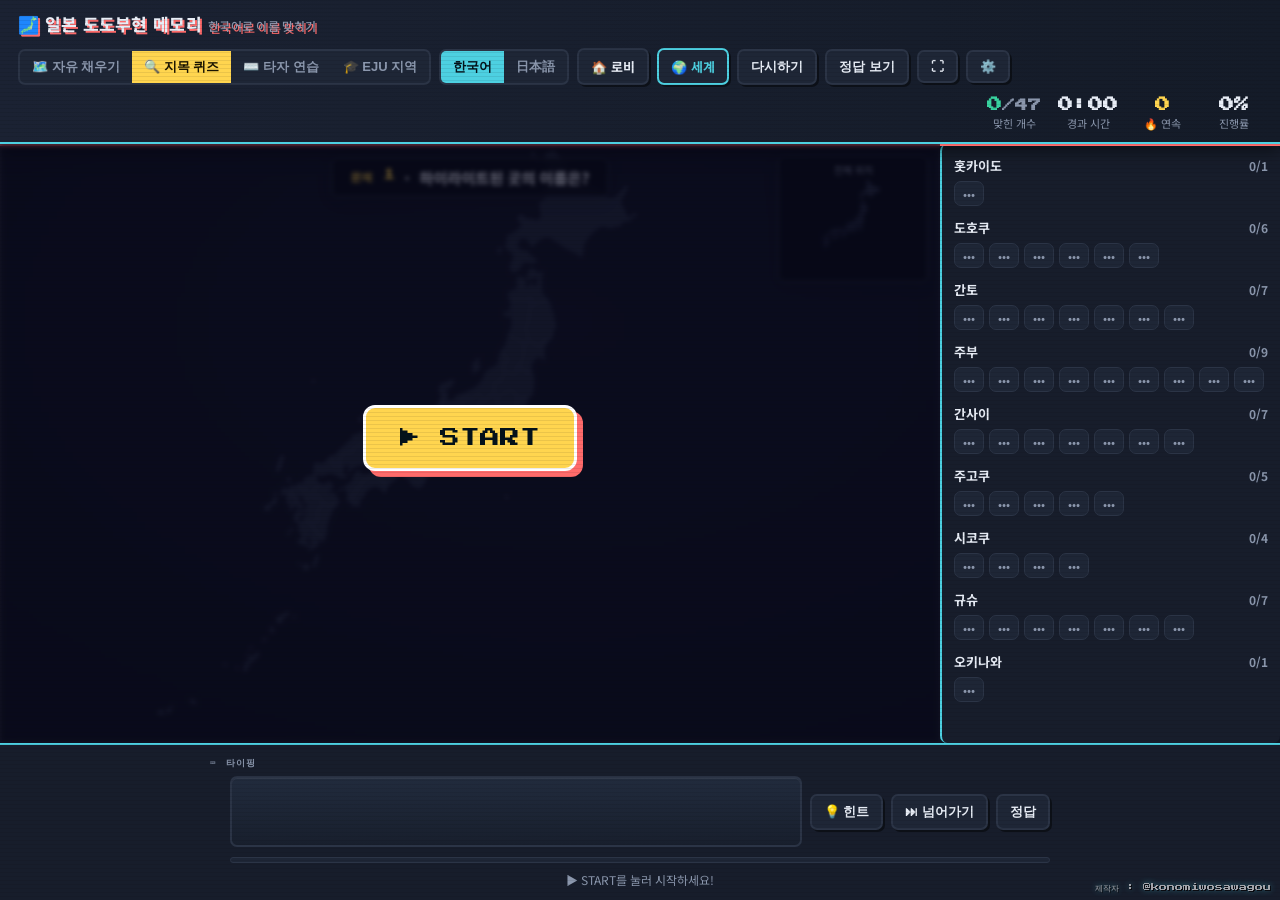
<file: japan_prefectures_metro.html>
<!DOCTYPE html>
<html lang="ko">
<head>
<meta charset="utf-8">
<meta name="viewport" content="width=device-width, initial-scale=1">
<title>일본 도도부현 메모리 · Japan Prefecture Metro</title>
<link rel="preconnect" href="https://fonts.googleapis.com">
<link rel="preconnect" href="https://fonts.gstatic.com" crossorigin>
<link href="https://fonts.googleapis.com/css2?family=Press+Start+2P&family=VT323&family=Noto+Sans+KR:wght@500;700;900&display=swap" rel="stylesheet">
<style>
:root{ /* light theme (default) */
  --bg1:#eef2f8; --bg2:#dde5f0;
  --headbg1:#ffffff; --headbg2:#e9eff7;
  --panel:#ffffff; --panel2:#eef1f7; --line:#d2dae7;
  --text:#1b2534; --sub:#5f6b7e;
  --accent:#0e9cb5; --ok:#12a578; --miss:#e5484d; --gold:#c98a00;
  --mapbg1:#f3f6fb; --mapbg2:#e6ecf6;
  --unfound:#d0d9e7; --unfoundstroke:#aab6c9;
  --dimfill:#c3cede;
  --missfill:#f3c9cc; --revealfill:#f4e2a8;
  --inputbg1:#ffffff; --inputbg2:#eef2f8;
  --glass:#ffffffd6;
  --ovunfound:#c9d3e2;
}
body.dark{
  --bg1:#1a2540; --bg2:#0f1420;
  --headbg1:#1b2233; --headbg2:#141b28;
  --panel:#171d2b; --panel2:#1e2636; --line:#2b3446;
  --text:#e8edf6; --sub:#8b97ad;
  --accent:#4dd0e1; --ok:#38d39f; --miss:#ff6b6b; --gold:#ffd54f;
  --mapbg1:#141b2b; --mapbg2:#0f1420;
  --unfound:#263042; --unfoundstroke:#3a465c;
  --dimfill:#33405a;
  --missfill:#3a2130; --revealfill:#4a3a12;
  --inputbg1:#212b3d; --inputbg2:#181f2d;
  --glass:#0b0f18cc;
  --ovunfound:#2a3346;
}
body,header,aside,footer,.btn,.seg,#answer,.chip{transition:background-color .25s ease,color .25s ease,border-color .25s ease}
*{box-sizing:border-box}
html,body{margin:0;height:100%}
body{background:radial-gradient(1100px 640px at 82% -12%,var(--bg1),var(--bg2) 60%);color:var(--text);font-family:"Noto Sans KR","Noto Sans JP",-apple-system,BlinkMacSystemFont,"Segoe UI",Roboto,sans-serif;display:flex;flex-direction:column;height:100vh;height:100dvh;overflow:hidden}
header{display:flex;align-items:center;gap:12px;padding:11px 18px;border-bottom:1px solid var(--line);background:linear-gradient(90deg,var(--headbg1),var(--headbg2));flex-wrap:wrap;box-shadow:0 3px 14px #0003;position:relative;z-index:8}
header::after{content:"";position:absolute;left:0;right:0;bottom:-1px;height:1px;background:linear-gradient(90deg,transparent,var(--accent),transparent);opacity:.5}
.brand{font-weight:800;font-size:17px;letter-spacing:.3px}
.brand small{color:var(--sub);font-weight:500;margin-left:6px;font-size:12px}
.stats{display:flex;gap:16px;margin-left:auto;align-items:center;flex-wrap:wrap}
.stat{text-align:center;min-width:56px}
.stat .v{font-size:20px;font-weight:800;font-variant-numeric:tabular-nums;line-height:1}
.stat .l{font-size:11px;color:var(--sub);margin-top:3px}
.stat .v.ok{color:var(--ok)} .stat .v.gold{color:var(--gold)}
.stat.qonly{display:none}
body.quiz .stat.qonly{display:block}
.seg{display:flex;background:var(--panel2);border:1px solid var(--line);border-radius:9px;overflow:hidden}
.seg button{background:transparent;border:0;color:var(--sub);padding:7px 12px;font-size:13px;font-weight:700;cursor:pointer}
.seg button.on{background:var(--accent);color:#04121a}
.seg.mode button.on{background:var(--gold);color:#1a1400}
.tools{display:flex;gap:8px;align-items:center;flex-wrap:wrap}
.btn{background:var(--panel2);border:1px solid var(--line);color:var(--text);padding:7px 12px;border-radius:9px;font-size:13px;font-weight:700;cursor:pointer}
.btn:hover{border-color:var(--accent)}
.btn.danger:hover{border-color:var(--miss);color:var(--miss)}
label.chk{display:flex;align-items:center;gap:6px;font-size:12px;color:var(--sub);cursor:pointer;user-select:none}
body.quiz label.chk{display:none}
main{flex:1;display:flex;min-height:0}
.mapwrap{flex:1.6;position:relative;min-width:0;background:radial-gradient(1200px 700px at 60% 30%,var(--mapbg1),var(--mapbg2))}
svg#map{width:100%;height:100%;display:block}
path.pref{fill:var(--unfound);stroke:var(--unfoundstroke);stroke-width:.6;stroke-linejoin:round;transition:fill .45s ease,opacity .4s ease}
path.pref.found{stroke:#0b0f18;stroke-width:.5}
path.pref.miss{fill:var(--missfill);stroke:#e5484d99}
path.pref.dim{fill:var(--dimfill);opacity:.5}
path.pref.target{fill:var(--gold)!important;stroke:#fff;stroke-width:1.3;opacity:1;animation:tpulse 1.1s ease-in-out infinite}
path.pref.revealed{fill:var(--revealfill);stroke:#c98a0099}
@keyframes tpulse{0%,100%{filter:brightness(1)}50%{filter:brightness(1.45)}}
path.pref.pulse{animation:pop .5s ease}
@keyframes pop{0%{filter:brightness(2.2)}100%{filter:brightness(1)}}
text.lbl{fill:#f4f8ff;font-size:8px;font-weight:700;text-anchor:middle;dominant-baseline:middle;paint-order:stroke;stroke:#0b0f18;stroke-width:1.6px;pointer-events:none;opacity:0}
text.lbl.show{opacity:1}
/* quiz banner */
.qbanner{position:absolute;top:14px;left:50%;transform:translateX(-50%);background:var(--glass);color:var(--text);border:1px solid var(--line);backdrop-filter:blur(4px);padding:8px 18px;border-radius:12px;font-weight:800;font-size:15px;display:none;align-items:center;gap:10px;z-index:5;box-shadow:0 4px 16px #0002}
body.quiz .qbanner{display:flex}
.qbanner .num{color:var(--gold)}
.qhint{position:absolute;bottom:14px;left:50%;transform:translateX(-50%);font-size:13px;color:var(--gold);background:var(--glass);border:1px solid var(--line);padding:5px 12px;border-radius:9px;display:none;z-index:5}
/* overview inset */
.overview{position:absolute;right:12px;top:12px;width:150px;height:126px;background:var(--glass);border:1px solid var(--line);border-radius:10px;padding:5px;display:none;z-index:4;box-shadow:0 4px 16px #0002}
body.quiz .overview{display:block}
.overview .cap{font-size:10px;color:var(--sub);text-align:center;margin-bottom:1px}
svg#ovmap{width:100%;height:104px}
path.ov{stroke:#0b0f18;stroke-width:.5}
aside{flex:.9;min-width:250px;max-width:340px;border-left:1px solid var(--line);background:var(--panel);overflow-y:auto;padding:12px}
.region{margin-bottom:12px}
.region h3{display:flex;align-items:center;gap:8px;margin:0 0 6px;font-size:13px}
.dot{width:11px;height:11px;border-radius:3px;flex:none}
.region .cnt{margin-left:auto;font-size:12px;color:var(--sub);font-variant-numeric:tabular-nums}
.chips{display:flex;flex-wrap:wrap;gap:5px}
.chip{font-size:12px;padding:3px 8px;border-radius:7px;background:var(--panel2);border:1px solid var(--line);color:var(--sub)}
.chip.got{color:#04121a;font-weight:700}
.chip.now{outline:2px solid var(--gold);outline-offset:1px}
footer{border-top:1px solid var(--line);background:var(--panel);padding:12px 18px}
.inbar{display:flex;gap:8px;max-width:820px;margin:0 auto;align-items:center}
#answer{flex:1;background:linear-gradient(180deg,var(--inputbg1),var(--inputbg2));border:2px solid var(--line);border-radius:16px;color:var(--text);font-size:27px;padding:18px 22px;outline:none;font-weight:800;letter-spacing:.5px;caret-color:var(--accent);box-shadow:inset 0 1px 0 #ffffff12;transition:box-shadow .2s,border-color .2s}
#answer::placeholder{color:#5b6a82;font-weight:600}
#answer:focus{border-color:var(--accent);box-shadow:0 0 0 4px #4dd0e130,0 0 30px #4dd0e124,inset 0 1px 0 #ffffff12}
#answer.pop{animation:inpop .12s ease}
@keyframes inpop{50%{transform:scale(1.012)}}
#answer.flash-ok{border-color:var(--ok);box-shadow:0 0 0 3px #38d39f44}
#answer.flash-no{border-color:var(--miss);box-shadow:0 0 0 3px #ff6b6b44;animation:shake .3s}
@keyframes shake{25%{transform:translateX(-5px)}75%{transform:translateX(5px)}}
.qbtns{display:none;gap:8px} body.quiz .qbtns{display:flex}
.progress{height:6px;background:var(--panel2);border-radius:99px;overflow:hidden;margin-top:10px;max-width:820px;margin-left:auto;margin-right:auto}
.progress i{display:block;height:100%;width:0;background:linear-gradient(90deg,var(--accent),var(--ok));transition:width .4s ease}
.hint{max-width:820px;margin:8px auto 0;font-size:12px;color:var(--sub);text-align:center;min-height:16px}
.win{color:var(--ok);font-weight:800}
/* ===================== RESPONSIVE ===================== */
/* 태블릿 / 좁은 가로: 지도 위, 지역 패널 아래로 세로 배치.
   높이를 vh로 고정하지 않고 flex로 나눠 헤더·푸터가 커져도 넘치지 않게 한다. */
@media(max-width:820px){
  main{flex-direction:column}
  .mapwrap{flex:1 1 auto;height:auto;min-height:0}
  aside{flex:0 0 auto;height:24vh;min-height:0;max-width:none;min-width:0;
        border-left:0;border-top:2px solid var(--accent);padding:10px}
  .overview{width:110px;height:96px}
  svg#ovmap{height:74px}
  #answer{font-size:22px;padding:14px 16px}
  #combo{font-size:18px}
  /* 헤더 3단 구성: 제목 / 도구(한 줄 가로 스크롤) / 스탯 */
  .brand{width:100%;order:1}
  .tools{order:2;width:100%;flex-wrap:nowrap;overflow-x:auto;overflow-y:hidden;
         scrollbar-width:none;-webkit-overflow-scrolling:touch}
  .tools::-webkit-scrollbar{display:none}
  .tools>*{flex:0 0 auto}
  .seg button,.btn{white-space:nowrap}
  .stats{order:3;width:100%;margin-left:0;justify-content:space-between;gap:0}
  .stat{min-width:0;flex:1}
}
/* 휴대폰 세로 */
@media(max-width:600px){
  header{padding:7px 10px;gap:6px}
  .brand{font-size:13px;width:100%;order:1;white-space:nowrap;overflow:hidden;text-overflow:ellipsis}
  .brand small{display:none}
  /* 도구는 줄바꿈 대신 가로 스크롤 — 헤더가 화면을 잡아먹지 않도록 */
  .tools{order:2;width:100%;flex-wrap:nowrap;overflow-x:auto;overflow-y:hidden;gap:6px;
         justify-content:flex-start;scrollbar-width:none;-webkit-overflow-scrolling:touch}
  .tools::-webkit-scrollbar{display:none}
  .tools>*{flex:0 0 auto}
  .seg button{padding:6px 9px;font-size:11.5px;white-space:nowrap}
  .btn{padding:6px 9px;font-size:12px;white-space:nowrap}
  .stats{order:3;width:100%;gap:0;justify-content:space-between;margin-left:0}
  .stat{min-width:0;flex:1}
  .stat .v{font-size:12px}
  .stat .l{font-size:9px}
  .settings{width:min(84vw,240px)}
  aside{height:20vh;padding:8px}
  .region{margin-bottom:8px}
  .region h3{font-size:11px}
  .chip{font-size:10.5px;padding:2px 6px}
  /* 문제 배너: 폭을 다 쓰고 가운데 정렬 */
  .qbanner{left:8px;right:8px;top:8px;transform:none;justify-content:center;text-align:center;
           flex-wrap:wrap;gap:5px;font-size:12px;padding:6px 10px;border-radius:9px}
  .qbanner .num{font-size:9px}
  .qhint{font-size:11px}
  /* 미니맵을 좌하단으로 — 위쪽 배너와 겹치지 않게 */
  .overview{width:84px;height:74px;top:auto;bottom:8px;left:8px;right:auto;padding:3px}
  .overview .cap{font-size:8px}
  svg#ovmap{height:56px}
  body.eju .overview{display:none}
  /* 입력줄: 입력칸 한 줄 + 버튼 한 줄. 버튼이 글자 단위로 쪼개지던 문제를 막는다 */
  footer{padding:9px 10px 20px}   /* 하단 여백은 제작자 워터마크 자리 */
  .inbar{flex-wrap:wrap;gap:7px}
  #answer{flex:1 1 100%;font-size:19px;padding:12px 14px;border-radius:12px}
  .qbtns{width:100%;gap:6px}
  .qbtns .btn{flex:1 1 0;min-width:0;white-space:nowrap;text-align:center;padding:10px 4px;font-size:12px}
  .typetarget{font-size:22px;padding:9px 12px;min-height:44px}
  .startbtn{font-size:15px;padding:14px 20px}
  .countdown{font-size:clamp(38px,15vw,58px)}
  .credit{font-size:6px}
  .typinglabel{display:none}
  /* EJU·특산물 모드: 단서 카드가 지도 아래를 덮으므로 지역 패널을 접어 지도에 자리를 준다.
     패널이 있으면 확대된 목표 지역이 카드 뒤로 숨고 세 번째 단서가 잘렸다. */
  body.eju aside{display:none}
  .ejucard{max-height:48%;width:calc(100% - 16px);padding:10px 12px;bottom:8px}
  .ejucard .cat{margin-bottom:8px}
  .ejucard ul{gap:6px}
  .ejucard li{font-size:13.5px}
  .ejucard .qname h2{font-size:22px}
  .opt{font-size:13.5px;padding:9px 11px}
}
/* 아주 좁은 화면 */
@media(max-width:380px){
  .stat .v{font-size:11px}
  .qbtns .btn{font-size:11px;padding:9px 2px}
  #answer{font-size:17px}
  .seg button{padding:6px 7px;font-size:11px}
}
/* 휴대폰 가로: 세로 공간이 귀하므로 다시 좌우 배치하고 헤더를 최소화 */
@media(max-height:520px) and (orientation:landscape){
  main{flex-direction:row}
  .mapwrap{flex:1.5;height:auto}
  aside{flex:.9;height:auto;max-height:none;max-width:220px;min-width:0;
        border-top:0;border-left:2px solid var(--accent)}
  /* 헤더를 한 줄로 눌러 담는다 — 세로 375px에서 헤더가 화면의 1/3을 먹던 문제 */
  header{padding:5px 10px;gap:8px;flex-wrap:nowrap}
  .brand{display:none}
  .tools{flex:1 1 auto;min-width:0;flex-wrap:nowrap;overflow-x:auto;overflow-y:hidden;
         gap:5px;scrollbar-width:none;-webkit-overflow-scrolling:touch}
  .tools::-webkit-scrollbar{display:none}
  .tools>*{flex:0 0 auto}
  .seg button{padding:5px 8px;font-size:11px;white-space:nowrap}
  .btn{padding:5px 8px;font-size:11px;white-space:nowrap}
  .stats{flex:0 0 auto;width:auto;margin-left:0;gap:9px;flex-wrap:nowrap}
  .stat{min-width:42px}
  .stat .v{font-size:12px}
  .stat .l{font-size:9px}
  .typinglabel{display:none}
  footer{padding:6px 10px 8px}
  .inbar{flex-wrap:nowrap}
  #answer{flex:1;font-size:17px;padding:9px 12px}
  .qbtns{width:auto}
  .progress{margin-top:6px}
  .hint{margin-top:5px;font-size:11px}
  .startbtn{font-size:14px;padding:11px 18px}
  .overview{width:78px;height:68px}
  svg#ovmap{height:50px}
}
/* ---- design + fx ---- */
.typingstage{max-width:860px;margin:0 auto;position:relative}
.typinglabel{max-width:860px;margin:0 auto 6px;font-size:11px;letter-spacing:2px;color:var(--sub);text-transform:uppercase;font-weight:700}
.progress i{box-shadow:0 0 12px #4dd0e155}
#fx{position:absolute;inset:0;pointer-events:none;overflow:hidden;z-index:6}
.float{position:absolute;transform:translate(-50%,-50%);font-weight:800;font-size:16px;text-shadow:0 2px 6px #000,0 0 10px #0008;animation:floatup 1.05s ease-out forwards;white-space:nowrap}
@keyframes floatup{0%{opacity:0;transform:translate(-50%,-30%) scale(.7)}20%{opacity:1}100%{opacity:0;transform:translate(-50%,-165%) scale(1.12)}}
.dot{position:absolute;width:7px;height:7px;border-radius:50%;transform:translate(-50%,-50%);animation:burstfx .65s ease-out forwards}
@keyframes burstfx{0%{opacity:1;transform:translate(-50%,-50%) scale(1)}100%{opacity:0;transform:translate(calc(-50% + var(--dx)),calc(-50% + var(--dy))) scale(.4)}}
.confetti{position:absolute;top:-16px;width:8px;height:12px;border-radius:2px;z-index:7;animation:fall linear forwards}
@keyframes fall{to{transform:translateY(var(--fall)) rotate(var(--rot));opacity:.25}}
#combo{position:absolute;top:54px;left:50%;transform:translateX(-50%);font-weight:900;font-size:24px;color:var(--gold);text-shadow:0 2px 10px #000,0 0 20px #ffd54f99;opacity:0;pointer-events:none;z-index:7}
#combo.show{animation:comboPop .85s ease-out}
@keyframes comboPop{0%{opacity:0;transform:translateX(-50%) scale(.5)}22%{opacity:1;transform:translateX(-50%) scale(1.18)}100%{opacity:0;transform:translateX(-50%) scale(1)}}
.chip{transition:transform .12s ease}
.chip.got{transform:scale(1.02)}
#soundbtn.off{color:var(--sub);opacity:.7}
a.btn{text-decoration:none;display:inline-flex;align-items:center;gap:4px}
#switchbtn{border-color:var(--accent);color:var(--accent)}
/* ---- typing-practice mode ---- */
.typetarget{display:none;justify-content:center;flex-wrap:wrap;gap:1px;font-size:34px;font-weight:800;letter-spacing:2px;margin:0 auto 12px;padding:12px 18px;min-height:60px;align-items:center;background:var(--panel2);border:2px dashed var(--line);border-radius:14px;max-width:860px}
body.type .typetarget{display:flex}
.tc{color:var(--sub);opacity:.5;transition:color .08s}
.tc.done{color:var(--ok);opacity:1}
.tc.wrong{color:var(--miss);opacity:1;text-decoration:underline}
.tc.cur{opacity:1;color:var(--text);box-shadow:inset 0 -4px 0 var(--accent);border-radius:3px}
body.type .qbanner{display:flex}
body.type .overview{display:block}
body.type .qbtns{display:flex}
body.type #hintbtn,body.type #revealbtn{display:none}
body.type label.chk{display:none}
body.type .stat.qonly{display:block}
/* ---- EJU mode ---- */
.ejudironly{display:none}
body.eju .ejudironly{display:flex}
.ejucard{position:absolute;left:50%;bottom:16px;transform:translateX(-50%);max-width:620px;width:calc(100% - 44px);max-height:52%;overflow:auto;background:var(--glass);border:1px solid var(--line);border-radius:16px;padding:16px 20px;box-shadow:0 12px 44px #0005;display:none;z-index:6;backdrop-filter:blur(7px)}
body.eju .ejucard{display:block}
.ejucard .cat{display:inline-block;font-size:12px;font-weight:800;letter-spacing:1px;color:#fff;background:var(--accent);padding:4px 12px;border-radius:20px;margin-bottom:12px}
.ejucard ul{margin:0;padding:0;list-style:none;display:flex;flex-direction:column;gap:9px}
.ejucard li{font-size:16px;line-height:1.5;font-weight:600;display:flex;gap:9px;color:var(--text)}
.ejucard li .ic{flex:none;color:var(--accent);font-weight:900}
.ejucard .q{margin-top:12px;font-size:13px;color:var(--accent);font-weight:800}
/* variant B: choose feature */
.ejucard .qname h2{margin:.1em 0;font-size:30px;font-weight:900}
.ejucard .qsub{font-size:12px;color:var(--sub);font-weight:600}
.choices{display:flex;flex-direction:column;gap:8px;margin-top:12px}
.opt{text-align:left;background:var(--panel2);border:1px solid var(--line);color:var(--text);padding:11px 14px;border-radius:11px;font-size:15px;font-weight:600;cursor:pointer;line-height:1.45}
.opt:hover{border-color:var(--accent)}
.opt.right{background:var(--ok);color:#04121a;border-color:var(--ok)}
.opt.wrong{background:#ff6b6b22;border-color:var(--miss);color:var(--miss);opacity:.65;cursor:default}
body.eju .qbanner{display:flex}
body.eju .overview{display:block}
body.eju .qbtns{display:flex}
body.eju label.chk{display:none}
body.eju .stat.qonly{display:block}
body.ejufeat #answer, body.ejufeat .typinglabel{display:none}
body.ejufeat #hintbtn, body.ejufeat #revealbtn{display:none}
/* ===================== ARCADE SKIN ===================== */
.stat .v,#combo,.win,.qbanner .num,.credit,.typinglabel{font-family:"Press Start 2P",ui-monospace,monospace}
.stat .v{font-size:15px;letter-spacing:0}
.typinglabel{font-size:9px;letter-spacing:1px}
.brand{text-shadow:2px 2px 0 var(--miss)}
.btn,.seg,#answer,aside,.qbanner,.overview,.ejucard,.chip,.opt{border-radius:7px}
.btn{border-width:2px;box-shadow:2px 2px 0 #0007;transition:transform .08s,box-shadow .08s,border-color .2s,background-color .2s,color .2s}
.btn:active{transform:translate(2px,2px);box-shadow:none}
.seg{border-width:2px}
a.btn:active{transform:translate(2px,2px)}
header{border-bottom:2px solid var(--accent);box-shadow:0 2px 0 var(--miss),0 6px 16px #0008}
aside{border-left:2px solid var(--accent)}
footer{border-top:2px solid var(--accent)}
#answer{border-width:2px}
.progress{border:1px solid var(--line)}
.progress i{box-shadow:0 0 10px var(--accent)}
#combo{text-shadow:2px 2px 0 #000,0 0 16px var(--gold)}
.win{font-size:12px}
.mapwrap{box-shadow:inset 0 0 0 2px #ffffff12}
.qbanner .num{font-size:11px}
/* CRT scanlines over whole screen — subtle (light) / a bit stronger (dark) */
body::after{content:"";position:fixed;inset:0;z-index:60;pointer-events:none;opacity:.6;
  background:repeating-linear-gradient(0deg,#0000 0 3px,#0000000a 3px 4px);mix-blend-mode:multiply}
body.dark::after{opacity:1;background:repeating-linear-gradient(0deg,#0000 0 3px,#00000014 3px 4px)}
/* maker credit, bottom-right */
.credit{position:fixed;right:9px;bottom:7px;z-index:70;font-size:8px;line-height:1.4;color:#fff;opacity:.6;
  text-shadow:1px 1px 0 #000,0 0 6px var(--accent);pointer-events:none}
@media(max-width:560px){.credit{font-size:7px;opacity:.5}}
/* light (day) = clean white arcade: softer shadows, gentler frame */
body:not(.dark) .btn{box-shadow:2px 2px 0 #00000018}
body:not(.dark) header{box-shadow:0 2px 0 var(--miss),0 4px 12px #0000000f}
body:not(.dark) .mapwrap{box-shadow:inset 0 0 0 2px #0000000d}
body:not(.dark) #combo{text-shadow:2px 2px 0 #fff,0 0 14px var(--gold)}
body:not(.dark) .credit{color:#1b2534;opacity:.5;text-shadow:1px 1px 0 #fff}
/* settings (gear) panel */
.gearwrap{position:relative}
.settings{position:absolute;top:calc(100% + 8px);right:0;z-index:95;width:230px;background:var(--panel);border:2px solid var(--accent);border-radius:10px;box-shadow:4px 4px 0 #0007;padding:9px;display:none;flex-direction:column;gap:7px}
.settings.open{display:flex}
.settitle{font-family:"Press Start 2P",monospace;font-size:8px;color:var(--accent);padding:2px 2px 6px;border-bottom:1px dashed var(--line);letter-spacing:0}
.settrow{display:flex;align-items:center;justify-content:space-between;gap:10px;font-size:12px;font-weight:700;color:var(--text);padding:2px 2px}
.settrow .btn{padding:5px 9px}
.tgl{border:2px solid var(--accent);background:var(--accent);color:#04121a;font-weight:800;font-size:11px;padding:5px 12px;border-radius:7px;cursor:pointer;min-width:48px;box-shadow:2px 2px 0 #0006;transition:transform .08s,box-shadow .08s}
.tgl:active{transform:translate(2px,2px);box-shadow:none}
.tgl.off{background:transparent;color:var(--sub);border-color:var(--line)}
.settings label.chk{display:flex !important;transform:scale(1.25);margin-right:6px}
.setlinks{display:flex;gap:14px;padding:8px 2px 2px;border-top:1px dashed var(--line);font-size:12px;font-weight:700}
.setlinks a{color:var(--sub);text-underline-offset:3px;padding:4px 0}
.setlinks a:hover,.setlinks a:focus-visible{color:var(--text)}
body.nocrt::after{display:none !important}
/* start screen + countdown */
.startscreen{position:absolute;inset:0;z-index:9;display:flex;flex-direction:column;align-items:center;justify-content:center;gap:10px;background:rgba(6,4,22,.6);backdrop-filter:blur(2px)}
body:not(.dark) .startscreen{background:rgba(240,244,250,.72)}
.startbtn{font-family:"Press Start 2P",monospace;font-size:20px;color:#04121a;background:var(--gold);border:3px solid #fff;border-radius:12px;padding:20px 34px;cursor:pointer;box-shadow:6px 6px 0 var(--miss);animation:startbob 1.4s ease-in-out infinite}
.startbtn:hover{filter:brightness(1.06)}
.startbtn:active{transform:translate(3px,3px);box-shadow:3px 3px 0 var(--miss)}
@keyframes startbob{50%{transform:translateY(-7px)}}
.countdown{font-family:"Press Start 2P",monospace;font-size:clamp(44px,10vw,72px);color:var(--gold);text-shadow:4px 4px 0 var(--miss),0 0 26px var(--gold);min-height:1px}
.countdown.pulse{animation:cdpop .55s ease}
@keyframes cdpop{0%{transform:scale(.3);opacity:0}55%{transform:scale(1.18);opacity:1}100%{transform:scale(1);opacity:.95}}
</style>
</head>
<body class="quiz dark">
<header>
  <div class="brand">🗾 일본 도도부현 메모리<small id="modehint">이름을 타이핑하세요</small></div>
  <div class="tools">
    <div class="seg mode" id="mode">
      <button data-m="free">🗺️ 자유 채우기</button>
      <button data-m="quiz" class="on">🔍 지목 퀴즈</button>
      <button data-m="type">⌨️ 타자 연습</button>
      <button data-m="eju">🎓 EJU 지역</button>
    </div>
    <div class="seg" id="lang">
      <button data-l="ko" class="on">한국어</button>
      <button data-l="ja">日本語</button>
    </div>
    <div class="seg ejudironly" id="ejudir">
      <button data-d="name" class="on">특징→지역</button>
      <button data-d="feat">지역→특징</button>
    </div>
    <a class="btn" href="index.html" title="로비로">🏠 로비</a>
    <a class="btn" id="switchbtn" href="world_countries_metro.html" title="세계 버전으로">🌍 세계</a>
    <button class="btn" id="reset">다시하기</button>
    <button class="btn danger" id="giveup">정답 보기</button>
    <button class="btn" id="fsbtn" title="전체화면 전환">⛶</button>
    <div class="gearwrap">
      <button class="btn" id="gearbtn" title="설정">⚙️</button>
      <div class="settings" id="settings">
        <div class="settitle">⚙️ 설정 · OPTIONS</div>
        <div class="settrow"><span>📺 CRT 스캔라인</span><button class="tgl on" id="crtbtn">ON</button></div>
        <div class="settrow"><span>🔊 사운드</span><button class="btn" id="soundbtn" title="사운드 켜기/끄기">🔊</button></div>
        <div class="settrow"><span>🎨 테마 (라이트/다크)</span><button class="btn" id="themebtn" title="라이트/다크 전환">☀️</button></div>
        <div class="settrow"><span>🏷️ 지도에 이름 표시</span><label class="chk"><input type="checkbox" id="showlbl"></label></div>
        <div class="setlinks"><a href="terms.html">이용약관</a><a href="privacy.html">개인정보처리방침</a></div>
      </div>
    </div>
  </div>
  <div class="stats">
    <div class="stat"><div class="v ok" id="count">0<span style="color:var(--sub);font-size:13px">/47</span></div><div class="l">맞힌 개수</div></div>
    <div class="stat"><div class="v" id="timer">0:00</div><div class="l">경과 시간</div></div>
    <div class="stat qonly"><div class="v gold" id="streak">0</div><div class="l">🔥 연속</div></div>
    <div class="stat"><div class="v" id="pct">0%</div><div class="l">진행률</div></div>
  </div>
</header>

<main>
  <div class="mapwrap">
    <div class="qbanner"><span class="num" id="qnum">문제 1</span> · <span id="qtext">하이라이트된 곳의 이름은?</span></div>
    <div class="qhint" id="qhint"></div>
    <div class="overview"><div class="cap">전체 위치</div><svg id="ovmap" viewBox="-40 -5 650 546" preserveAspectRatio="xMidYMid meet"></svg></div>
    <svg id="map" viewBox="-40 -5 650 546" preserveAspectRatio="xMidYMid meet"></svg>
    <div id="ejucard" class="ejucard"></div>
    <div id="combo"></div>
    <div id="fx"></div>
    <div id="startscreen" class="startscreen">
      <button id="startbtn" class="startbtn">▶ START</button>
      <div id="countdown" class="countdown"></div>
    </div>
  </div>
  <aside id="panel"></aside>
</main>

<footer>
  <div class="typinglabel">⌨️ 타이핑</div>
  <div class="typingstage">
  <div id="typetarget" class="typetarget"></div>
  <div class="inbar">
    <input id="answer" autocomplete="off" autocapitalize="off" spellcheck="false" placeholder="">
    <div class="qbtns">
      <button class="btn" id="hintbtn">💡 힌트</button>
      <button class="btn" id="skipbtn">⏭ 넘어가기</button>
      <button class="btn danger" id="revealbtn">정답</button>
    </div>
  </div>
  </div>
  <div class="progress"><i id="bar"></i></div>
  <div class="hint" id="hint">첫 글자를 입력하면 타이머가 시작됩니다.</div>
</footer>

<script>
const DATA = {"HOK": {"ko": "홋카이도", "kanji": "北海道", "kana": "ほっかいどう", "romaji": "Hokkaido", "region": "홋카이도", "accepted": ["hokkaido", "ほっかいどう", "北海", "北海道", "호카이도", "홋카이도"], "d": "m 330.00993,71.568887 2.71,-2.13 0.04,-0.59 -1.96,-3.17 -1.38,-0.99 -0.7,-1.16 0.68,-2.54 -0.27,-0.48 1.64,0.11 0.6,-0.42 0.21,-0.54 0.53,-0.21 2.75,2.66 1.93,0.87 1.13,1.28 2.48,-0.47 0.17,-0.42 1.02,-0.32 0.72,0.02 -0.14,1.17 3.04,1.39 2.2,-1.22 1.97,-2.15 0.99,-1.6 0.1,-2.35 -1.38,-2.76 0.54,-1.94 -0.66,-1.44 -0.45,-2.27 1.02,-2.1 1.47,-0.89 0.76,-0.05 2.03,-1.32 0.93,-1.89 0.41,-1.95 -0.35,-7.86 0.5,-0.32 1.64,-3.44 0.21,-2.86 0.38,-0.79 0.13,-1.6 -0.3,-3.27 -0.77,-3.84 -3.04,-7.32 -0.31,-1.1600002 0.07,-0.99 0.86,-1.27 0.79,-1.95 -0.41,-1.4 0.15,-1.28 0.75,0.77 0.13,0.52 0.39,0.16 1.76,-0.28 1.35,-0.94 0.55,-1.99 0.87,-0.31 0.47,0.33 0.56,1.29 0.59,0.34 0.63,1.47 2.32,1.7 2.21,3.12 4.95,5.5600002 3.91,7.23 2.58,2.55 2.44,3.1 5.58,4.4 1.57,0.89 0.33,0.95 1.26,0.96 3.7,1.94 3.24,1.28 5.88,1.69 2.79,0.53 0.44,-0.31 0.29,0.77 -0.06,1.28 0.87,1.55 0.58,0.48 3.21,1.01 3.41,0.21 2.57,-0.32 2.28,-1.99 1.54,-1.92 2.18,-2.04 1.83,-1.26 0.66,-1.45 1.1,-1.16 0.78,-1.38 0.46,0.03 0.45,2.23 -1.21,2.49 -0.91,0.92 -0.6,2.4 -1.73,2.13 -0.94,2.12 0.1,0.83 -0.77,2.05 0.22,1.06 1.35,2.58 1.49,1.97 1.52,5.23 1.49,1.96 -1.16,-0.53 -0.19,-0.53 -1.14,-0.22 -0.24,0.37 0.21,1.26 0.86,-0.67 0.47,0.4 -0.29,0.55 0.37,0.39 0.4,-0.28 2.55,0.62 2.09,-1.7 0.32,-0.6 1.11,-0.71 0.24,-0.5 3.28,0.2 -0.19,0.5 -1.17,0.91 -1.73,0.31 -1.87,1.03 -0.8,2.93 -0.77,-0.36 -1.24,-0.05 -2.71,0.51 -1.51,0.9 -1.26,-0.21 -0.62,0.6 -0.14,1.15 -1.6,2.15 -1.02,0.49 -1.9,-0.1 -0.9,-0.79 0.03,-0.53 0.33,-0.31 -0.55,-0.37 -0.73,0.1 -1.19,1.73 -0.02,0.41 1.15,1.13 -2.01,-0.12 -1.15,-0.35 -3.58,-0.02 -0.69,-0.15 -1.58,-1.27 -3.06,0.54 -2.43,1.18 -3.4,2.53 -5.27,5.27 -4.08,5.8 -1.53,3.31 -0.28,1.67 0.55,1.44 -0.82,3.88 -0.91,1.53 0,1.61 -3.7,-3.72 -4.85,-2.02 -8.09,-4.45 -2.38,-1.67 -1.84,-2.05 -3.21,-0.94 -2.21,-2.05 -1.82,-1.2 -1.83,-0.53 -2.38,-0.04 -3.17,1.04 -2.08,1.29 -2.68,2.28 -1.59,0.89 -2.12,2.45 -0.34,0.75 -1.07,-0.4 -0.33,-0.55 0.38,-0.29 0.59,0.64 0.12,-0.81 -1.35,-0.41 -0.87,-2.37 -0.79,-0.4 -1.07,-1.12 -0.12,-0.58 -1.27,-1.23 -1.24,-0.09 -1.25,0.53 -0.97,-0.59 -1.21,0.03 -1.68,1.81 -1.44,2.75 -0.71,2.55 0.28,1.94 2.32,1.2 2.74,2.35 0.75,0.14 1.37,-0.53 2.04,0.31 1.23,2.21 1.63,1.22 1.08,1.88 3.15,1.36 0.55,0.890003 0.79,0.59 -0.61,0.61 -0.95,0.01 -1.1,1.3 -1.66,0.66 -0.86,-0.79 -2.78,-0.91 -0.93,0.16 -0.28,0.62 -0.41,0.1 -0.18,-0.61 0.68,-0.45 -0.2,-0.67 -0.59,-0.37 -0.86,0.08 -0.41,0.33 -0.43,1.68 -1.44,1.06 -1.29,0.1 -0.35,0.33 -0.31,3.94 -0.4,0.48 -0.94,0.03 -1.96,0.87 -0.9,1.89 -0.39,0.32 -1.02,-0.8 -1.14,0.22 -0.9,-0.71 -1.08,-2.72 -0.09,-0.86 0.41,-1.77 1.35,-3.03 0,-1.05 0.77,0.08 0.29,-0.59 0.31,-2.700003 -0.4,-1.98 -1.9,-2.94 -0.67,-0.36 -1.3,-0.12 -0.51,-1.33 -0.85,-0.88 -1.14,-0.41 -0.39,-0.73 -0.19,-1.39 0.31,-1.12 0.94,-1.03 0.33,-0.95 0.03,-2.65 -0.49,-2.23 0.92,-1.45 1.12,-0.62 2.28,-0.06 0.61,-0.91 1.39,-0.73 0.85,-1.92 0.82,0.57 0.56,0.97 0.89,-0.23 0.09,-1.39 0.82,-0.84 0.85,-1.71 z m 14.72,-61.43 -0.09,-1.2300002 1.28,-1.25 2.07,1.21 0.51,1.8100002 -1.81,1.49 -1.37,-1.07 -0.59,-0.96 z m -31.88,81.17 -0.29,2.22 -0.39,0.63 -0.65,0.23 -0.02,0.36 -0.61,-0.54 0.06,-1.71 -0.42,-1.11 0.74,-1.09 1.91,-0.38 0.46,-0.52 0.03,0.64 -0.82,1.27 z m 30.35,-86.7800002 -0.26,2.59 -0.39,0.13 -0.88,-2.97 0.22,-1.31 -0.61,-0.34 0.09,-0.73 0.65,0.85 0.66,-0.15 -0.02,-0.59 0.34,0.27 0.35,0.78 -0.15,1.47 z"}, "AOM": {"ko": "아오모리", "kanji": "青森県", "kana": "あおもり", "romaji": "Aomori", "region": "도호쿠", "accepted": ["aomori", "あおもり", "青森", "青森県", "아오모리"], "d": "m 344.61993,125.64889 0.92,-0.83 0.58,-1.05 0.57,-1.85 0.23,-2.45 0.59,-1.14 -0.72,-2.06 -0.86,-1.04 -0.79,-0.08 -0.85,1.61 -1.13,0.81 -1.52,-0.42 -0.67,0.65 -1.81,0.34 -0.85,0.87 -0.93,-0.47 0.69,-4.59 0.42,-0.66 0.31,-1.84 1.43,-2.03 -0.22,-0.82 0.3,-0.55 1.72,1.57 1.32,0.11 0.89,0.5 1.57,1.97 1.46,0.85 0.89,0.11 1,-0.37 2.04,-1.67 -1.49,6.85 -0.1,5.09 0.55,5.55 1.37,4.86 1.18,1.09 0.67,-0.39 0.23,0.55 1.91,1.89 0,0 -0.47,0.54 -1.39,0.62 -0.11,0.83 -0.89,0.69 -1.24,-0.77 -0.68,0.09 -1.72,1.1 -0.68,-1.08 -1.96,1.49 -1.52,0.38 -0.74,0.5 -0.04,0.72 -0.46,0.02 -1,0.78 -0.94,-0.01 -0.46,-0.68 0,0 -0.14,-1.31 0.5,-1.22 0.41,-0.27 -0.28,-1.84 -2.13,0.23 0.16,-2.35 -1.23,0.49 -0.24,1.08 -0.71,-0.1 -0.72,0.62 -0.76,0.05 -0.79,0.63 -1.25,-0.84 -1,0.84 -1.15,-1.19 -0.8,0 -0.27,-0.84 -1.31,0.11 -0.5,1 -0.86,-0.18 -1.35,0.38 -0.81,-0.28 -1.48,0.13 -0.21,-0.49 -0.54,-0.32 -0.77,0.35 -0.26,0.87 -1.13,-0.35 -0.51,0.11 0,0 0.26,-1.78 -0.19,-1.44 -0.45,-0.86 -0.96,0.05 -0.15,-0.82 1.78,-1.42 1.02,-1.8 0.65,-0.44 0.61,-0.25 1.23,0.69 1.43,-1.07 0.81,-0.1 0.42,-0.61 1.02,-3.61 0.07,-3.8 -0.69,-0.75 -0.7,-0.08 0.17,-0.39 0.88,0.23 0.38,-0.43 0.4,-2.95 1.09,0.69 0.67,0.99 0.64,0.36 0.67,-0.19 1,-1.01 1.09,0.38 0.65,0.72 -0.11,2.27 0.39,2.52 0.73,3.28 0.93,1.19 1.33,-0.11 1.19,-1.28 0.22,-0.56 -0.22,-1.24 0.33,-1.45 1.49,0.54 0.68,0.96 -0.18,0.55 0.73,-0.01 0.92,0.45 0.53,0.88 0.77,0.21 z"}, "IWT": {"ko": "이와테", "kanji": "岩手県", "kana": "いわて", "romaji": "Iwate", "region": "도호쿠", "accepted": ["iwate", "いわて", "岩手", "岩手県", "이와테"], "d": "m 359.85993,166.19889 0.42,0.16 0.05,0.45 -0.83,-0.04 0.53,0.53 0.5,-0.01 0.33,0.68 -1.03,0.43 -0.73,-0.03 0.01,0.36 0.49,0.27 0.55,-0.12 0.01,0.24 -0.66,0.53 -0.74,-0.03 -0.26,0.27 1.67,1.04 -0.86,0.3 -1.26,-0.53 0.21,0.97 1.02,0.26 -1.22,0.18 0.74,0.57 -0.27,0.28 -1.09,-0.08 -0.47,0.25 -0.42,-0.47 0.04,-0.57 -0.35,-0.17 0.06,0.61 -0.3,0.44 0.69,0.86 -0.43,0.06 0.11,0.91 -0.47,0.34 -0.72,-0.96 0.25,-0.53 -0.2,-0.19 -0.92,0.09 0.16,0.75 0,0 -1.17,-0.49 -1.44,-0.13 -0.24,0.52 0.11,1.78 -0.68,0.7 0.1,0.51 -0.5,1.94 -2.45,-1 -0.9,0.87 -0.17,0.7 -0.52,0.18 -1.77,-1.01 -0.47,-1.09 0.59,-0.55 -0.25,-0.5 -0.72,-0.2 -2.21,0.25 -0.55,-0.81 -1.44,-0.48 -1.22,-0.91 -0.95,0.14 0,0 -0.08,-1.15 0.79,-1.37 -0.14,-0.4 -0.97,-0.38 0.28,-0.97 -0.27,-0.22 0.47,-0.83 0.6,-0.3 -0.85,-0.44 0.33,-1.06 -1.12,-0.77 -0.53,-0.75 0.15,-0.92 -0.6,-1.25 -0.39,-0.09 0.05,-0.65 0.45,-0.12 -0.05,-0.81 0.78,-0.85 0.43,-1.34 -0.21,-0.72 0.42,-0.11 0.61,-0.86 0.27,0.03 0.51,-1.19 -0.13,-1.08 -0.66,-1.17 0.39,-0.14 0.82,-1.47 -1.12,-0.66 -0.07,-1.06 0.82,-0.45 0.49,0.48 0.56,-0.18 -0.62,-2.5 0.05,-2.68 0.52,-0.46 0.15,-1.56 -0.4,-0.49 0.81,-1.11 0.61,-0.22 0.4,-0.57 0,0 0.46,0.68 0.94,0.01 1,-0.78 0.46,-0.02 0.04,-0.72 0.74,-0.5 1.52,-0.38 1.96,-1.49 0.68,1.08 1.72,-1.1 0.68,-0.09 1.24,0.77 0.89,-0.69 0.11,-0.83 1.39,-0.62 0.47,-0.54 0,0 1.37,2.04 1.54,3.46 -0.98,1.08 1.39,0.6 0.46,0.64 -0.12,0.25 -0.49,0.01 -0.36,0.54 0.11,0.98 0.33,0.48 0.51,0.17 0.49,0.89 0.69,0.12 0.4,0.7 -0.32,1.6 0.72,1.21 0.23,2.98 -0.42,1.69 0.44,0.07 -0.85,2.57 0.25,0 1.33,-1.8 0.02,2.02 0.6,0.08 0.29,0.7 -0.15,0.36 -0.62,0.08 -0.86,1.17 -0.7,0.25 0.43,0.88 1.16,-1.13 0.31,-0.05 0.2,0.37 -0.43,1.33 -1.12,0.26 -0.89,0.6 -0.81,1.19 0.34,0.35 0.79,-0.42 0.44,0.54 -1.7,0.29 0.37,0.39 z"}, "MGI": {"ko": "미야기", "kanji": "宮城県", "kana": "みやぎ", "romaji": "Miyagi", "region": "도호쿠", "accepted": ["miyagi", "みやぎ", "宮城", "宮城県", "미야기"], "d": "m 343.28993,189.88889 -0.41,0.71 0.32,0.25 0.34,-0.15 0.18,0.65 -1.26,0.75 -1.71,3.62 -0.4,3.7 0.32,1.95 0,0 -0.69,-0.18 -0.72,0.27 0.03,2.17 -0.13,0.22 -1.58,-0.06 0.47,0.39 -0.15,0.16 -1.21,-0.27 -0.63,-0.5 -0.28,-0.75 0.18,-1.14 -0.56,-0.46 -0.82,-0.28 -2.65,0.27 -0.37,-1.09 -1.14,-0.69 -1.13,0.57 -1.39,-0.66 0,0 -0.06,-1.98 1.72,-0.01 0.99,-0.55 0.19,-1.02 1.11,-1.58 -0.23,-1.23 0.16,-1.02 1.05,-1.32 -0.16,-0.6 1.09,-1.14 0.61,-1.6 -0.2,-0.7 -0.6,-0.39 -0.27,-0.91 0.38,-0.65 -0.03,-0.54 -0.61,-1.37 0.1,-0.23 0.66,0.35 0.4,-0.1 0.43,-1.15 -0.22,-0.97 0.68,-1.1 -0.83,-0.45 -0.19,-1.06 -1.06,-1.02 0.23,-0.35 0,0 0.27,0.18 1.76,-0.36 1.64,-1.57 0.71,-0.17 0,0 0.95,-0.14 1.22,0.91 1.44,0.48 0.55,0.81 2.21,-0.25 0.72,0.2 0.25,0.5 -0.59,0.55 0.47,1.09 1.77,1.01 0.52,-0.18 0.17,-0.7 0.9,-0.87 2.45,1 0.5,-1.94 -0.1,-0.51 0.68,-0.7 -0.11,-1.78 0.24,-0.52 1.44,0.13 1.17,0.49 0,0 0.85,2.85 -0.38,-0.12 -0.51,-0.82 -0.69,0.2 -0.09,1.67 -1.36,0.84 -0.15,0.56 1.02,0.68 -0.05,1.21 -0.71,-0.64 -1.01,0.94 -0.6,0.18 -0.03,0.72 1.72,0.21 -0.12,0.68 -0.72,0.64 -0.47,0.05 0.03,0.49 0.45,0.2 0.16,0.54 0.48,-0.17 0.61,0.36 -0.29,0.95 -0.47,-0.65 -0.36,0.11 0,1.65 -0.93,-0.02 0.36,0.32 0.12,0.94 1.33,-0.16 0.03,0.29 -0.66,0.12 0.69,1.8 -0.34,0.98 -1.46,-1.06 0.26,-0.52 -0.93,-0.27 0.26,-0.45 0.57,-0.22 -0.54,-0.64 -1.13,0.38 -0.17,-0.66 -0.27,-0.11 -0.97,-0.06 -1.56,0.45 -1.25,0.84 0.12,0.92 -0.54,0.17 -0.07,-1.38 -0.92,-0.12 -0.51,0.31 0.02,0.4 z"}, "AKI": {"ko": "아키타", "kanji": "秋田県", "kana": "あきた", "romaji": "Akita", "region": "도호쿠", "accepted": ["akita", "あきた", "秋田", "秋田県", "아키타"], "d": "m 323.48993,155.40889 -0.69,-2.75 -1.39,-1.62 0.51,-0.81 0.74,0.23 0.6,0.89 0.19,-1.14 -0.26,-0.41 0.4,-0.61 0.19,-1.4 -0.34,-1.41 -1.07,-0.44 -0.45,0.43 -0.54,0.81 -0.61,2.06 0.54,0.42 -0.08,1.26 -0.75,-0.29 -0.89,0.15 -0.19,0.25 0.17,0.85 -2.1,-0.09 -0.96,-1.84 -0.22,-1.3 0.14,-0.73 1.93,1.32 0.67,-0.21 1.48,-1.46 0.87,-1.57 0.8,-2.39 0.6,-3 0.03,-1.67 -1.72,-1.81 0,0 0.51,-0.11 1.13,0.35 0.26,-0.87 0.77,-0.35 0.54,0.32 0.21,0.49 1.48,-0.13 0.81,0.28 1.35,-0.38 0.86,0.18 0.5,-1 1.31,-0.11 0.27,0.84 0.8,0 1.15,1.19 1,-0.84 1.25,0.84 0.79,-0.63 0.76,-0.05 0.72,-0.62 0.71,0.1 0.24,-1.08 1.23,-0.49 -0.16,2.35 2.13,-0.23 0.28,1.84 -0.41,0.27 -0.5,1.22 0.14,1.31 0,0 -0.4,0.57 -0.61,0.22 -0.81,1.11 0.4,0.49 -0.15,1.56 -0.52,0.46 -0.05,2.68 0.62,2.5 -0.56,0.18 -0.49,-0.48 -0.82,0.45 0.07,1.06 1.12,0.66 -0.82,1.47 -0.39,0.14 0.66,1.17 0.13,1.08 -0.51,1.19 -0.27,-0.03 -0.61,0.86 -0.42,0.11 0.21,0.72 -0.43,1.34 -0.78,0.85 0.05,0.81 -0.45,0.12 -0.05,0.65 0.39,0.09 0.6,1.25 -0.15,0.92 0.53,0.75 1.12,0.77 -0.33,1.06 0.85,0.44 -0.6,0.3 -0.47,0.83 0.27,0.22 -0.28,0.97 0.97,0.38 0.14,0.4 -0.79,1.37 0.08,1.15 0,0 -0.71,0.17 -1.64,1.57 -1.76,0.36 -0.27,-0.18 0,0 -0.24,-0.45 -1.52,-0.53 -0.58,-1.8 -1.06,-0.08 -0.35,-0.77 -1.08,0.27 -3.08,-0.94 -0.79,-0.7 -0.71,-0.18 -0.2,-1.17 -0.98,0.24 -0.37,0.46 -2.51,-0.41 0,0 0.68,-1.47 -0.23,-0.93 0.39,-0.78 -0.04,-0.53 0.39,-0.61 0.7,-0.11 0.94,-2.39 0.8,-4.19 0.04,-4.1 z"}, "YGT": {"ko": "야마가타", "kanji": "山形県", "kana": "やまがた", "romaji": "Yamagata", "region": "도호쿠", "accepted": ["yamagata", "やまがた", "山形", "山形県", "야마가타"], "d": "m 327.89993,199.31889 -0.3,1.71 0.04,2.01 0.55,0.41 -1.33,1.61 -1.3,-0.26 -0.74,0.56 -1.47,-1.12 -1.23,0.46 -0.97,-1.68 -0.33,0.35 -0.63,0.07 -0.61,-0.39 -0.94,0.58 -0.63,-0.68 -0.79,0.18 0,0 -0.45,-0.77 -0.45,0.13 -0.66,-0.32 -0.66,-1.16 0.59,-3.17 0.69,-0.51 -0.35,-0.76 0.34,-0.82 -0.16,-1.31 0.52,-0.82 1.58,0.22 1.37,-0.86 0.79,-1.59 -1.15,-1.23 -1.84,-0.48 -0.8,-1.13 0.4,-1.99 -0.24,-0.29 -1.48,-0.32 -1.81,-0.96 0,0 1.17,-3.08 1.74,-1.51 1.14,-1.5 1.13,-4.08 0.61,-1.04 0.7,-2.64 -0.18,-0.58 0,0 2.51,0.41 0.37,-0.46 0.98,-0.24 0.2,1.17 0.71,0.18 0.79,0.7 3.08,0.94 1.08,-0.27 0.35,0.77 1.06,0.08 0.58,1.8 1.52,0.53 0.24,0.45 0,0 -0.23,0.35 1.06,1.02 0.19,1.06 0.83,0.45 -0.68,1.1 0.22,0.97 -0.43,1.15 -0.4,0.1 -0.66,-0.35 -0.1,0.23 0.61,1.37 0.03,0.54 -0.38,0.65 0.27,0.91 0.6,0.39 0.2,0.7 -0.61,1.6 -1.09,1.14 0.16,0.6 -1.05,1.32 -0.16,1.02 0.23,1.23 -1.11,1.58 -0.19,1.02 -0.99,0.55 -1.72,0.01 0.07,1.99 z"}, "FSH": {"ko": "후쿠시마", "kanji": "福島県", "kana": "ふくしま", "romaji": "Fukushima", "region": "도호쿠", "accepted": ["fukushima", "ふくしま", "福島", "福島県", "후쿠시마"], "d": "m 341.40993,223.74889 -0.62,0.81 -2.49,1.19 -0.39,0.66 0.04,0.48 0,0 -3.43,-1.04 -0.57,-1.03 -0.34,0.46 0.46,1.3 -1.12,0.49 -1.46,1.4 -0.43,-0.57 -1.14,-0.42 -0.33,-1.16 -0.82,-0.25 -0.76,-1.02 -0.55,-0.03 0,0 -0.33,-0.33 0.16,-1.86 -0.85,0.05 -0.23,-0.94 -1.02,-0.98 -2.39,-1 -2.41,-0.28 -1.36,0.59 -0.18,0.91 -2.79,0.87 -0.26,0.42 -0.79,0.19 -0.23,0.44 -0.63,0.09 -0.92,0.74 -1.36,0.24 -0.71,1.02 -0.94,0.43 0,0 -2.3,-0.72 -0.52,0.2 -0.01,-0.37 0,0 0.24,-0.42 -0.11,-1.34 0.22,-0.78 -0.42,-1.39 0.35,-1.28 -0.47,-0.93 -0.68,-0.16 -0.59,-0.8 0.97,-1.4 0.2,-1.16 0.14,-1.19 -0.67,-0.56 0.57,-0.92 2.15,-0.24 0.55,-0.29 0.68,0.24 0.32,-1.19 0.41,-0.16 0.47,-0.04 0.39,0.32 0.37,-0.24 1.26,0.22 0.48,-0.23 -0.38,-0.82 0.09,-0.81 -0.42,-1.03 0.03,-0.73 1.53,-1.04 -0.13,-0.24 0.71,-1.3 1.58,-1.71 0,0 0.79,-0.18 0.63,0.68 0.94,-0.58 0.61,0.39 0.63,-0.07 0.33,-0.35 0.97,1.68 1.23,-0.46 1.47,1.12 0.74,-0.56 1.3,0.26 1.33,-1.61 -0.55,-0.41 -0.04,-2.01 0.3,-1.71 0,0 1.39,0.66 1.13,-0.57 1.14,0.69 0.37,1.09 2.65,-0.27 0.82,0.28 0.56,0.46 -0.18,1.14 0.28,0.75 0.63,0.5 1.21,0.27 0.15,-0.16 -0.47,-0.39 1.58,0.06 0.13,-0.22 -0.03,-2.17 0.72,-0.27 0.69,0.18 0,0 0.38,1.28 0.71,0.43 0.05,1.28 0.44,0.75 0.55,6.03 0,3.31 -1.4,9.34 z m -3.43,3.16 0,0 0.03,0.01 -0.03,-0.01 z"}, "IBR": {"ko": "이바라키", "kanji": "茨城県", "kana": "いばらき", "romaji": "Ibaraki", "region": "간토", "accepted": ["ibaraki", "いばらき", "茨城", "茨城県", "이바라기", "이바라키"], "d": "m 333.51993,240.30889 -0.1,2.12 0.89,3.27 2.68,5.5 1.63,2.49 0.82,0.47 0.04,0.45 0,0 -2.5,-1.54 -1.11,-1.53 -1.23,-0.26 -1.13,-0.97 -0.91,0.04 -1.08,-0.52 -2.01,0.52 -0.86,0.82 -0.8,-0.23 -0.59,0.4 -0.86,-0.11 -1.02,0.41 -0.58,-0.72 -2.46,-0.86 -1.04,-0.7 -0.2,-0.71 -0.72,-0.24 -1.63,-2.01 -0.33,-0.84 -0.42,-0.03 0,0 -0.39,0.35 -0.39,-0.1 -0.87,-1.96 0.17,-0.89 0,0 0.73,-0.06 1.65,-0.87 0.55,-1.69 1.13,0.28 0.12,-0.88 1,-0.47 0.13,-0.45 1.56,-0.08 0.26,-0.13 0.05,-0.52 0.67,0.24 0.41,-0.46 0.44,-0.02 0.28,0.39 0.67,-0.21 0.21,-1.17 0.92,-1.85 -0.02,-1.81 -0.57,-1.95 0.28,-0.38 0.95,-0.21 0.1,-0.31 -0.63,-1 0.22,-1.3 -0.28,-0.99 0.09,-1.99 0,0 0.55,0.03 0.76,1.02 0.82,0.25 0.33,1.16 1.14,0.42 0.43,0.57 1.46,-1.4 1.12,-0.49 -0.46,-1.3 0.34,-0.46 0.57,1.03 3.43,1.04 0,0 0.04,0.02 0,0 0.03,0.01 0,0 0.18,0.64 -0.63,0.17 -0.49,0.95 -1.18,4 -0.7,1.17 -0.78,2.27 0.16,2.88 -1.04,1.29 z"}, "TCG": {"ko": "도치기", "kanji": "栃木県", "kana": "とちぎ", "romaji": "Tochigi", "region": "간토", "accepted": ["tochigi", "とちぎ", "栃木", "栃木県", "도치기", "토치기"], "d": "m 327.45993,225.02889 -0.09,1.99 0.27,0.99 -0.22,1.3 0.62,1 -0.09,0.32 -0.95,0.21 -0.28,0.38 0.57,1.95 0.02,1.81 -0.92,1.86 -0.21,1.17 -0.67,0.2 -0.28,-0.39 -0.45,0.02 -0.41,0.47 -0.68,-0.24 -0.05,0.52 -0.26,0.13 -1.56,0.08 -0.13,0.45 -1,0.47 -0.12,0.88 -1.13,-0.28 -0.56,1.69 -1.64,0.87 -0.73,0.06 0,0 -0.84,-0.41 0,0 -0.51,-0.79 0.09,-0.28 -0.38,-0.24 -1.11,0.18 -0.71,-0.43 -1.01,0.29 -1.11,-0.97 0.04,-0.58 -1.05,-0.78 0.18,-0.96 1.19,-1.55 -0.33,-0.76 0.4,-1.2 0.82,-0.65 -0.34,-0.68 -1.23,0.07 -1.47,-0.74 0.18,-1.37 0.59,-0.89 -0.28,-1.17 1.02,-1.41 -1.02,-0.44 0.58,-1.54 0,0 0.94,-0.43 0.71,-1.02 1.35,-0.24 0.92,-0.75 0.63,-0.09 0.23,-0.43 0.79,-0.2 0.26,-0.41 2.8,-0.87 0.18,-0.91 1.36,-0.59 2.42,0.28 2.39,1 1.02,0.98 0.23,0.93 0.85,-0.05 -0.16,1.86 z"}, "GNM": {"ko": "군마", "kanji": "群馬県", "kana": "ぐんま", "romaji": "Gunma", "region": "간토", "accepted": ["gunma", "ぐんま", "群馬", "群馬県", "구마", "군마"], "d": "m 315.66993,242.52889 -0.31,0.58 -0.49,0.18 -0.52,-0.48 -2.54,0.48 -1.81,-1.34 -0.86,0.21 -0.97,-0.29 -0.6,0.15 -1.69,-0.86 -0.7,-0.05 -1.23,1.97 -0.02,0.93 -0.42,0.76 -1.53,0.07 -0.46,0.78 -1.52,0.4 -0.92,1.01 -1.23,0.02 -0.75,1.01 0,0 -0.36,0.09 -0.36,-0.52 -0.61,-0.19 -0.38,-1.77 0.33,-0.35 -0.28,-0.67 -0.65,-0.08 -0.44,-0.76 0.16,-0.17 0.46,0.33 0.45,-0.48 0.03,-0.81 -0.42,-0.44 -0.23,-1.11 1.03,-0.68 0.07,-1.48 -0.29,-1.15 -0.83,-0.25 -0.7,0.1 -0.44,0.4 -0.88,-0.25 -0.21,0.31 -0.43,-0.07 -1.25,-0.74 -0.06,-1.3 0.6,-1.66 -0.02,-0.99 0.96,-1.18 0.96,-0.16 0.01,-1.09 1.79,-0.36 1.55,-0.83 0,0 0.25,0.17 0.36,-0.63 1.2,0.44 0.79,-0.67 -0.1,-1 0.64,0.03 1.49,-0.62 -0.25,-0.44 0.29,-0.95 0.85,0.11 0.09,-0.26 -0.27,-1.93 1.64,-0.28 0.82,-0.73 0.12,-0.95 1.54,1.55 0.11,0.76 0.92,0.07 0.23,0.34 0,0 0.01,0.37 0.52,-0.2 2.3,0.71 0,0 -0.58,1.54 1.02,0.44 -1.02,1.41 0.28,1.17 -0.59,0.89 -0.18,1.37 1.47,0.74 1.23,-0.07 0.34,0.68 -0.82,0.65 -0.4,1.2 0.33,0.76 -1.19,1.55 -0.18,0.96 1.05,0.78 -0.04,0.58 1.11,0.97 1.01,-0.29 0.71,0.43 1.11,-0.18 0.38,0.24 -0.09,0.28 z"}, "STM": {"ko": "사이타마", "kanji": "埼玉県", "kana": "さいたま", "romaji": "Saitama", "region": "간토", "accepted": ["saitama", "さいたま", "埼玉", "埼玉県", "사이타마"], "d": "m 297.31993,250.08889 0.2,-0.52 -0.52,-1.05 0.1,-0.46 0,0 0.75,-1.01 1.23,-0.02 0.92,-1.01 1.52,-0.4 0.46,-0.78 1.53,-0.07 0.42,-0.76 0.02,-0.93 1.23,-1.97 0.7,0.05 1.69,0.86 0.6,-0.15 0.97,0.29 0.86,-0.21 1.81,1.34 2.54,-0.48 0.52,0.48 0.49,-0.18 0.31,-0.58 0,0 0.84,0.41 0,0 -0.17,0.89 0.86,1.96 0.39,0.1 0.39,-0.35 0,0 0.71,1.4 0.06,1.04 1.67,3.22 -0.22,1.33 -0.35,0.27 0,0 -0.92,0.07 -0.17,-0.42 -0.52,0.14 -0.45,-0.28 -0.41,0.74 -1.78,-0.31 -0.67,0.8 -0.55,-0.29 -0.91,0.37 -0.28,-0.87 -1.59,0.75 -1.25,0.03 -0.53,-0.6 -0.78,-0.15 -0.41,-0.87 -2.1,-0.15 -1.03,-0.56 -1.66,-0.28 -0.7,-0.54 -1.39,0.58 -0.18,0.44 0,0 -1.09,0.29 -0.69,-0.53 -1.16,-0.2 -0.29,-0.64 z"}, "CHB": {"ko": "지바", "kanji": "千葉県", "kana": "ちば", "romaji": "Chiba", "region": "간토", "accepted": ["chiba", "ちば", "千葉", "千葉県", "지바", "치바"], "d": "m 319.14993,263.11889 0.14,-0.21 0.96,0.42 0.39,-0.47 -0.3,-0.72 0.09,-0.58 1.35,-0.38 -0.12,-0.51 0.28,-0.13 0.24,0.38 1.51,-2.16 0.57,0.45 0.23,-0.35 -0.54,-1.29 -0.76,-0.83 -1.21,-1.19 -0.69,0.29 -0.35,-0.76 0,0 -1.08,-2.26 0,0 0.34,-0.26 0.22,-1.33 -1.68,-3.22 -0.05,-1.04 -0.71,-1.41 0,0 0.42,0.03 0.33,0.84 1.63,2.01 0.72,0.24 0.2,0.71 1.04,0.7 2.46,0.86 0.58,0.72 1.02,-0.41 0.86,0.11 0.59,-0.4 0.8,0.23 0.86,-0.82 2.01,-0.52 1.08,0.52 0.91,-0.04 1.13,0.97 1.23,0.26 1.11,1.53 2.5,1.54 0,0 -0.11,0.65 -0.76,-0.51 -1.5,0.5 -0.8,-0.22 -0.75,0.19 -2.72,2.07 -1.39,1.57 -1.12,2.16 -0.29,2.32 0.47,1.23 -0.61,2.85 -0.67,0.14 -0.47,1.02 -0.28,0.1 -2.15,0.62 -0.23,-0.44 -1.28,0.19 -0.81,1.1 -1.97,1.36 -0.51,1.21 0.1,0.58 -0.45,0.61 -1.04,0.43 -1.17,-0.21 -0.19,-0.72 -1.31,-0.67 0.03,-0.29 0.8,0.11 1.25,-0.56 -0.78,-1.66 0.46,-0.5 -0.36,-0.36 0.29,-0.7 -0.41,-0.57 0.01,-0.83 0.92,-0.71 0.08,-0.52 -0.44,-0.75 0.06,-0.39 -0.75,-0.46 0.54,-1.46 z"}, "TKY": {"ko": "도쿄", "kanji": "東京都", "kana": "とうきょう", "romaji": "Tokyo", "region": "간토", "accepted": ["tokyo", "とうきょう", "東京", "東京都", "도쿄", "도쿄도", "동경", "토쿄"], "d": "m 310.35993,279.40889 -0.68,-0.39 -0.14,-0.41 -0.06,-1.39 0.23,-0.5 1.22,0.43 0.52,0.92 -0.16,1.5 -0.93,-0.16 z m -2.11,6.15 -0.33,2.29 -0.49,-0.4 -0.06,-0.52 0.88,-1.37 z m -1.42,2.19 0.25,0.27 -0.61,0.2 0.36,-0.47 z m 12.32,-31.08 -0.82,-0.06 -0.2,-0.93 -0.5,0.44 -0.3,1.56 0.32,0.75 0.25,-0.15 0.44,0.71 -0.87,-0.2 -0.93,0.29 0,0 -0.01,-0.38 -0.48,-0.23 -0.33,-0.67 -2.68,-1.27 -0.76,0.91 -0.49,-0.47 -0.22,0.23 0.79,0.62 -0.19,2.02 -0.3,0.03 -1.35,-1.89 -2.15,-0.7 -0.86,0.16 -0.59,-0.99 -0.61,0.03 -0.46,-0.55 -0.6,-0.13 0,0 -2.1,-1.16 -1.58,-3.24 0,0 0.19,-0.44 1.38,-0.58 0.71,0.54 1.66,0.29 1.03,0.56 2.1,0.15 0.41,0.87 0.78,0.16 0.53,0.6 1.25,-0.04 1.59,-0.75 0.28,0.87 0.92,-0.37 0.55,0.29 0.67,-0.8 1.78,0.32 0.41,-0.75 0.45,0.28 0.52,-0.14 0.17,0.42 0.93,-0.07 0,0 1.08,2.26 0,0 0.35,0.76 -0.56,0.32 0.4,0.38 -0.83,0.57 -1.17,-0.43 z m -5.62,37.62 0.27,-0.46 -0.03,-0.53 -0.52,-0.53 -0.93,0.11 -0.4,1 0.18,0.63 0.69,0.09 0.74,-0.31 z m 4.5,23.31 0.97,0.6 0.15,-0.7 0.39,-0.09 -0.25,-0.91 -0.55,-0.05 -0.88,-0.9 -0.48,0.01 -0.16,0.72 0.28,0.56 0.42,0.13 0.11,0.63 z m 0,0 0.97,0.6 0.15,-0.7 0.39,-0.09 -0.25,-0.91 -0.55,-0.05 -0.88,-0.9 -0.48,0.01 -0.16,0.72 0.28,0.56 0.42,0.13 0.11,0.63 z"}, "KNG": {"ko": "가나가와", "kanji": "神奈川県", "kana": "かながわ", "romaji": "Kanagawa", "region": "간토", "accepted": ["kanagawa", "かながわ", "神奈川", "神奈川県", "가나가와", "카나가와"], "d": "m 301.02993,262.33889 0.41,-1.13 1.79,-0.83 0.46,-0.65 0.71,-0.1 0.49,-0.52 0.34,-0.7 0.02,-2.61 0,0 0.6,0.13 0.46,0.55 0.61,-0.03 0.59,0.99 0.86,-0.16 2.17,0.71 1.35,1.89 0.3,-0.03 0.19,-2.02 -0.79,-0.62 0.22,-0.23 0.49,0.47 0.76,-0.91 2.68,1.27 0.33,0.67 0.48,0.23 0.01,0.38 0,0 0.64,-0.19 0,0 0.01,0 0,0 0.03,0 0,0 0.02,0 0,0 0.42,0.73 -1.49,0.78 -0.74,-0.06 -0.41,0.41 0.38,0.45 0.4,-0.12 0.4,0.29 -0.41,0.88 -0.35,-0.25 -0.47,0.08 -0.1,0.39 0.49,0.26 0.27,1.32 -0.34,0.7 0.96,0.78 1.07,0.23 -0.43,1.06 -0.71,0.09 -0.65,0.55 0.12,0.59 0.34,0.09 -0.04,0.43 -1.34,-0.03 0.15,-1.18 -0.33,-1.18 -0.63,-0.68 0.06,-0.63 -2.54,-0.62 -2.45,0.34 -2.12,0.66 -1.16,0.93 -0.17,2.09 -0.64,0.35 0,0 -1.52,-0.21 -0.13,-0.68 -0.7,-0.54 -0.24,-1.51 0.57,-0.63 0.27,-0.96 -0.34,-1.53 -0.15,-0.24 -1.53,0.01 z"}, "NGT": {"ko": "니가타", "kanji": "新潟県", "kana": "にいがた", "romaji": "Niigata", "region": "주부", "accepted": ["niigata", "にいがた", "新潟", "新潟県", "니가타", "니이가타"], "d": "m 287.08993,219.25889 1.85,-1.22 2.56,-2.64 2.31,-1.3 2.29,-3.85 0.84,-0.58 0.68,-1.18 1.38,-4.61 0.91,-1.1 4.07,-2.93 2.38,-0.63 1.71,-1.11 1.75,-1.88 1.24,-2 0.41,-1.59 0.13,-3.88 1.85,-3.75 0,0 1.81,0.96 1.48,0.32 0.24,0.29 -0.4,1.99 0.8,1.13 1.84,0.48 1.15,1.23 -0.79,1.59 -1.37,0.86 -1.58,-0.22 -0.52,0.82 0.16,1.31 -0.34,0.82 0.35,0.76 -0.69,0.51 -0.59,3.17 0.66,1.16 0.66,0.32 0.45,-0.13 0.45,0.77 0,0 -1.58,1.71 -0.71,1.3 0.13,0.24 -1.53,1.04 -0.03,0.73 0.42,1.03 -0.09,0.81 0.38,0.82 -0.48,0.23 -1.26,-0.22 -0.37,0.24 -0.39,-0.32 -0.47,0.04 -0.41,0.16 -0.32,1.19 -0.68,-0.24 -0.55,0.29 -2.15,0.24 -0.57,0.92 0.67,0.56 -0.14,1.19 -0.2,1.16 -0.97,1.4 0.59,0.8 0.68,0.16 0.47,0.93 -0.35,1.28 0.42,1.39 -0.22,0.78 0.11,1.34 -0.24,0.42 0,0 -0.23,-0.34 -0.92,-0.07 -0.11,-0.76 -1.54,-1.55 -0.12,0.96 -0.82,0.73 -1.63,0.28 0.27,1.93 -0.1,0.25 -0.84,-0.1 -0.29,0.95 0.25,0.44 -1.49,0.62 -0.65,-0.03 0.11,1 -0.79,0.67 -1.2,-0.44 -0.36,0.63 -0.25,-0.16 0,0 -0.12,-0.48 -0.38,-0.25 0.52,-0.85 -0.23,-0.46 0.14,-0.73 -0.98,-0.45 -1.03,-1.09 -0.04,-1.55 -0.42,-0.94 -0.81,-0.23 -2.56,0.81 -0.73,1.56 -1.19,0.53 -0.26,1.65 -0.25,0.04 -0.29,-0.63 -0.85,-0.06 -1.01,0.66 -1.24,0.02 -0.93,1.06 -0.95,-0.69 0.55,-1.29 -0.37,-0.56 -1.86,-0.39 -1.01,0.09 0.08,1.29 -0.78,1.31 -1.37,1.05 0,0 -0.59,-1.68 0,-0.77 -0.39,-0.6 -0.03,-1.19 -0.82,-0.25 -0.7,-0.81 0,0 5.42,-1.98 1.81,-1.33 0.86,-0.3 0.92,-1.1 1.11,0.28 1.2,-0.21 z m 5,-24.77 -0.59,1.26 0.19,1.07 0.7,0.3 1.61,-0.65 0.2,0.25 -1.42,3.93 -2.75,2.23 -1.1,0.06 -1.01,0.61 -0.74,-0.15 -0.21,-0.47 1.31,-0.57 0.34,-0.84 -0.1,-0.85 1.11,-1 0.23,-0.89 -0.25,0.41 -0.52,-0.58 -0.61,-0.1 -0.56,1.05 -0.41,-0.24 0.01,-0.88 -0.23,-0.15 0.35,-0.35 0.03,-1.37 0.98,-1.25 0.7,-1.59 0.78,-0.38 0.68,-0.99 0.71,-0.18 0.46,-1.54 1.09,-0.26 -0.44,3.21 -0.54,0.9 z"}, "TYM": {"ko": "도야마", "kanji": "富山県", "kana": "とやま", "romaji": "Toyama", "region": "주부", "accepted": ["toyama", "とやま", "富山", "富山県", "도야마", "토야마"], "d": "m 265.53993,228.68889 1.31,0.68 0.98,-0.23 1.94,0.09 1.17,-1.11 0.36,-1.01 -0.03,-1.21 0.37,-0.71 1.34,-0.71 2.78,-0.6 0,0 0.7,0.81 0.82,0.25 0.03,1.2 0.39,0.6 0,0.77 0.59,1.68 0,0 -0.2,4.18 -1.18,0.7 -0.11,0.77 0.21,-0.04 0.12,0.49 -0.61,0.17 -0.39,0.53 0.02,0.75 -0.42,0.81 -0.9,0.86 0,0 -0.94,-0.07 -0.84,-0.82 -0.71,0.34 -1.13,-0.35 -0.28,-0.78 -1.35,0.8 -0.21,-0.04 -0.04,-0.88 -0.59,-0.05 -1.46,0.69 -0.25,-0.44 -0.55,0.02 -2.08,2.02 -0.25,1.15 -1.39,1.22 -0.34,-0.08 0.26,-0.73 -0.34,-0.77 -0.92,-0.51 -0.35,0.36 -0.25,-0.59 -0.77,0.56 -0.29,1.06 -0.58,0.08 0,0 -0.15,-0.89 0.32,-0.42 -0.45,-1.89 0.75,-2.95 -0.46,-0.58 -0.19,-1.13 0.77,-1.23 -0.23,-0.46 0.16,-0.97 0.55,-0.65 0.6,-3.49 1.4,-1.37 0.73,-0.26 1.24,0.1 0,0 -1.33,2.29 1.42,1.56 0.69,0.5 z"}, "ISH": {"ko": "이시카와", "kanji": "石川県", "kana": "いしかわ", "romaji": "Ishikawa", "region": "주부", "accepted": ["ishikawa", "いしかわ", "石川", "石川県", "이시카와"], "d": "m 257.72993,221.14889 -0.06,-1.29 -0.32,-0.14 -0.36,0.34 -0.3,-0.28 0.61,-2.33 0.4,-0.35 0,-1.67 0.35,-0.38 1.44,-1.17 1.13,-0.51 1.13,0.28 2.9,-1.48 0.42,-0.58 0.98,-0.48 1.27,-0.17 1.32,-0.71 1.03,0.13 0.47,0.66 -0.24,0.47 0.41,0.81 -0.61,0.29 -1.01,-0.04 -0.53,0.36 -0.28,1.17 0.6,1.05 -0.66,0.98 -1.79,-0.05 -0.89,0.5 -0.57,1.49 -1.16,0.86 -0.56,-0.53 -0.49,-0.08 0.17,-0.61 -0.35,0 -1.46,2.17 0.54,0.23 -0.17,0.62 -0.51,0.12 0.12,0.43 -0.26,0.39 0.56,0.09 0.56,-0.57 1.13,1.11 0.75,-0.65 0.2,-0.68 0.56,0 0.04,3.49 0,0 -1.24,-0.1 -0.72,0.26 -1.4,1.37 -0.6,3.49 -0.55,0.65 -0.16,0.98 0.23,0.46 -0.76,1.23 0.19,1.13 0.46,0.58 -0.75,2.96 0.45,1.88 -0.32,0.42 0.14,0.88 0,0 0.25,0.58 0.76,0.43 0.04,0.39 -0.94,1.68 -0.6,0.23 0.22,0.73 -0.5,1.09 0,0 -1.89,0.48 -0.24,-0.62 -1.86,-1.46 -1.75,0.42 -0.47,-0.05 -0.65,-0.76 -0.9,0.13 -0.41,-0.38 -0.25,-1.25 -1.68,-1.59 0,0 1.1,-1.4 0.92,-0.32 1.41,-1.36 4.47,-6.03 1.09,-1.97 1.33,-3.8 0.04,-2.3 -0.95,-1.48 -0.02,-0.87 z"}, "FKU": {"ko": "후쿠이", "kanji": "福井県", "kana": "ふくい", "romaji": "Fukui", "region": "주부", "accepted": ["fukui", "ふくい", "福井", "福井県", "후쿠이"], "d": "m 238.25993,258.18889 1.16,0.72 0.07,0.38 0.31,-0.04 0.42,-0.26 -0.65,-0.81 0.2,-0.13 0.54,0.36 0.37,-0.65 -0.58,-0.45 -0.25,-0.84 0.59,0.15 0.43,0.69 0.76,-0.4 0.15,0.35 1.22,-0.36 0.23,-0.43 -0.25,-0.32 0.06,-0.95 -0.43,-0.68 1.24,-0.99 0.39,0.6 -0.23,1.43 0.36,0.54 0.6,-0.11 0.48,-1.52 0.02,-1.28 -0.57,-1.13 -1.52,-1.52 0.08,-1.1 -0.79,-1.19 1.06,-1.27 0.35,-1.49 2.1,-3.09 -0.24,-0.66 0.85,0 1.53,-1.09 0,0 1.68,1.59 0.25,1.25 0.41,0.38 0.9,-0.13 0.65,0.76 0.47,0.05 1.75,-0.42 1.86,1.46 0.24,0.62 1.89,-0.48 0,0 0.21,0.49 -0.49,0.37 -0.25,1.39 0.5,0.37 -0.05,0.53 0.79,0.28 -0.13,0.49 0.64,0.53 0.3,1.22 -0.63,0.46 -0.17,0.78 -1.34,-0.02 -1.13,0.49 -0.42,-0.52 -0.46,0.45 -0.52,-0.17 -0.49,0.44 -0.82,-0.21 -0.56,0.77 -0.3,-0.51 -1.06,0.02 -1.17,-0.42 -0.9,0.48 -0.01,0.97 -0.99,1.64 0,0 -1.81,-0.94 -0.67,0.13 -0.31,0.67 0.83,1.76 -0.13,0.75 -1.1,-0.32 -0.35,1.07 -1.29,0.13 -0.45,0.87 -0.46,0.1 -0.77,-0.77 -1.04,2.77 -0.57,0.28 -0.35,-0.4 -0.66,-0.01 -0.05,0.5 -0.37,0.1 -0.45,0.74 0,0 -1.37,0.26 -1.51,-0.59 -1.73,-0.19 -0.13,-0.87 -1.31,-1.21 0.29,-1 -0.52,-0.42 0.41,-0.9 0,0 0.88,0.17 -0.21,1.09 0.18,0.25 2.58,0.39 1.78,-0.38 0.27,-0.88 -0.65,0.27 -0.03,-0.5 -0.57,-0.11 0.52,-0.59 0.41,-0.08 z"}, "YMN": {"ko": "야마나시", "kanji": "山梨県", "kana": "やまなし", "romaji": "Yamanashi", "region": "주부", "accepted": ["yamanashi", "やまなし", "山梨", "山梨県", "야마나시"], "d": "m 305.23993,255.79889 -0.02,2.61 -0.34,0.7 -0.49,0.52 -0.71,0.1 -0.46,0.65 -1.79,0.83 -0.4,1.13 0,0 -0.67,0.39 -0.7,-0.07 -0.37,0.27 -2.8,0.47 -0.45,-0.97 -1.03,0.12 -0.57,-1.26 -0.99,0.91 0.05,1.71 -0.43,0.61 0.4,2.66 -0.72,0.63 -1.24,-0.12 -0.69,-0.5 -0.69,-2.69 -0.76,-0.36 -0.76,0.52 -0.68,-0.51 -0.33,-1.3 0.46,-0.93 -0.23,-1.07 0.38,-1.18 -0.94,-3.18 0,0 -0.73,-1.77 1,-1.1 -0.88,-0.86 0.97,-1.97 0.2,-0.12 0.72,0.62 1.77,-2.71 1.43,0.58 -0.01,0.67 0.48,0.53 0.48,-0.09 0.22,-0.41 1.76,0.03 0.54,1.14 0.97,-0.01 0.73,-0.94 0.4,0.01 0,0 1.02,0.23 0.29,0.64 1.16,0.2 0.69,0.53 1.09,-0.29 0,0 1.57,3.24 z"}, "NGN": {"ko": "나가노", "kanji": "長野県", "kana": "ながの", "romaji": "Nagano", "region": "주부", "accepted": ["nagano", "ながの", "長野", "長野県", "나가노"], "d": "m 274.32993,265.08889 -0.01,-0.53 0.84,-0.65 -0.26,-1.27 0.87,-0.29 -0.71,-0.98 0.65,-0.7 0,-0.91 -0.57,-0.54 -1.07,0.32 -0.31,-0.55 0.07,-1.1 -0.39,-0.45 0.43,-1.28 -0.78,-0.7 -0.8,-1.79 -1.23,-0.37 -0.05,-0.51 -1.04,-0.01 -0.29,-0.39 0.11,-0.54 0.59,-0.25 0.35,-1.06 1.15,-0.35 0.33,0.33 0.42,-0.07 0.52,-1.06 0.44,-0.1 0.37,-0.92 1,-0.76 0.39,-1.57 -0.72,-0.25 -0.46,-0.5 0.01,-0.81 0.75,-0.71 0.05,-0.52 -0.38,-0.55 1.39,-1.81 0.09,-0.78 -0.09,-0.53 -1.03,-0.66 -0.13,-0.51 0,0 0.9,-0.86 0.42,-0.81 -0.02,-0.75 0.39,-0.53 0.61,-0.17 -0.12,-0.49 -0.21,0.04 0.11,-0.77 1.18,-0.7 0.2,-4.18 0,0 1.37,-1.05 0.78,-1.31 -0.08,-1.29 1.01,-0.09 1.86,0.39 0.37,0.56 -0.55,1.3 0.95,0.69 0.93,-1.06 1.24,-0.03 1.01,-0.65 0.85,0.06 0.29,0.62 0.24,-0.04 0.26,-1.65 1.19,-0.53 0.73,-1.57 2.57,-0.81 0.81,0.23 0.42,0.94 0.04,1.55 1.03,1.09 0.98,0.45 -0.14,0.73 0.23,0.45 -0.52,0.86 0.38,0.24 0.12,0.48 0,0 -1.55,0.83 -1.79,0.36 -0.01,1.09 -0.96,0.16 -0.96,1.18 0.02,0.99 -0.6,1.66 0.06,1.3 1.25,0.74 0.43,0.07 0.21,-0.31 0.88,0.25 0.44,-0.4 0.7,-0.1 0.83,0.25 0.29,1.15 -0.07,1.48 -1.03,0.68 0.23,1.11 0.42,0.44 -0.03,0.81 -0.45,0.48 -0.46,-0.33 -0.16,0.17 0.44,0.76 0.65,0.08 0.28,0.67 -0.33,0.35 0.38,1.77 0.61,0.19 0.36,0.52 0.36,-0.09 0,0 -0.1,0.46 0.52,1.05 -0.2,0.52 0,0 -0.4,-0.01 -0.73,0.94 -0.97,0.01 -0.54,-1.14 -1.76,-0.03 -0.22,0.41 -0.48,0.09 -0.48,-0.53 0.01,-0.67 -1.43,-0.58 -1.77,2.71 -0.72,-0.62 -0.2,0.12 -0.97,1.97 0.88,0.86 -1,1.1 0.73,1.77 0,0 -0.58,1.64 -0.36,-0.14 -0.56,0.65 0.33,0.26 -0.41,0.56 0.42,1.31 -0.74,0.26 0,0.67 0.53,0.67 -0.14,0.72 -1.65,0.63 -1.21,1.01 -1.28,0.64 -0.21,0.43 -0.51,0.01 -0.46,0.93 -1.07,0.11 0,0 -0.84,0.26 -0.22,-0.39 -1.55,-0.3 -0.86,0.56 -1.25,0.26 0,-0.51 -0.63,-0.81 z"}, "GIF": {"ko": "기후", "kanji": "岐阜県", "kana": "ぎふ", "romaji": "Gifu", "region": "주부", "accepted": ["gifu", "ぎふ", "岐阜", "岐阜県", "기부", "기후"], "d": "m 251.72993,266.75889 -0.72,-0.69 0.32,-0.21 0.02,-0.93 0.32,-0.52 0.04,-1.34 0.55,-0.44 -0.53,-0.85 0.09,-1 -0.63,-0.64 0.24,-0.89 -0.55,-0.71 -0.31,0.5 -0.78,-0.29 0.12,-1.6 -0.66,-0.07 -0.26,-1.07 0,0 0.98,-1.64 0.01,-0.97 0.9,-0.48 1.17,0.42 1.06,-0.01 0.3,0.51 0.56,-0.77 0.82,0.22 0.48,-0.44 0.52,0.17 0.46,-0.44 0.41,0.52 1.13,-0.49 1.35,0.02 0.17,-0.78 0.62,-0.46 -0.3,-1.22 -0.64,-0.52 0.12,-0.49 -0.79,-0.28 0.05,-0.53 -0.49,-0.37 0.24,-1.39 0.5,-0.37 -0.21,-0.49 0,0 0.5,-1.09 -0.23,-0.74 0.61,-0.23 0.94,-1.67 -0.04,-0.39 -0.76,-0.43 -0.25,-0.58 0,0 0.58,-0.08 0.29,-1.06 0.77,-0.56 0.25,0.59 0.35,-0.36 0.92,0.51 0.34,0.77 -0.26,0.73 0.34,0.08 1.39,-1.22 0.25,-1.15 2.08,-2.02 0.55,-0.02 0.25,0.44 1.46,-0.69 0.59,0.05 0.04,0.88 0.21,0.04 1.35,-0.8 0.28,0.78 1.13,0.35 0.71,-0.34 0.84,0.82 0.94,0.07 0,0 0.13,0.51 1.03,0.66 0.09,0.53 -0.09,0.78 -1.39,1.81 0.38,0.55 -0.05,0.52 -0.75,0.71 -0.01,0.81 0.46,0.5 0.72,0.25 -0.39,1.57 -1,0.76 -0.37,0.92 -0.44,0.1 -0.52,1.06 -0.42,0.07 -0.33,-0.33 -1.15,0.35 -0.35,1.06 -0.59,0.25 -0.11,0.54 0.29,0.39 1.04,0.01 0.05,0.51 1.23,0.37 0.8,1.79 0.78,0.7 -0.43,1.28 0.39,0.45 -0.07,1.1 0.31,0.55 1.07,-0.32 0.57,0.54 0,0.91 -0.65,0.7 0.71,0.98 -0.87,0.29 0.26,1.27 -0.84,0.65 0.01,0.53 0,0 -0.8,0.08 -1.72,1.4 -0.99,-0.49 0.02,-0.32 -0.84,-0.04 0.07,-0.24 -0.75,-0.48 -0.63,0.02 -0.92,0.73 -0.85,0.17 -0.52,-0.71 -0.94,-0.39 -0.3,0.21 -0.32,-0.15 -0.27,-0.32 0.09,-0.49 -0.49,-0.2 0.03,-0.65 -1.18,-0.87 0.02,-0.56 -1.49,1.12 -1.66,0.5 -1.27,-0.15 -1.69,2.98 -0.22,2.19 0,0 -1.08,-0.12 -1.69,-2.5 z"}, "SZK": {"ko": "시즈오카", "kanji": "静岡県", "kana": "しずおか", "romaji": "Shizuoka", "region": "주부", "accepted": ["shizuoka", "しずおか", "静岡", "静岡県", "시즈오카"], "d": "m 304.84993,274.99889 -1.07,2.05 -1.23,1.02 -0.48,1.26 0.29,0.76 -0.45,0.17 -0.48,-0.25 -0.41,0.19 -0.2,0.52 -1.26,0.74 -0.38,-0.14 -1.08,-1.02 0.23,-0.29 -0.14,-0.37 -0.73,-0.33 0.01,-0.81 0.74,-0.73 -0.48,-1.08 0.27,-0.2 -0.2,-1.79 0.67,-0.61 -0.54,-1.53 0.49,-1.23 2.05,0.16 0.27,-0.71 -1.78,-1.59 -2.32,-0.51 -2.74,0.82 -0.9,1.57 0.4,0.5 -0.22,0.6 -3.07,1.66 -0.8,1.34 0.18,1 -0.69,1.23 -1.52,1.15 -0.54,1.37 0.01,0.72 0.75,0.71 -0.09,0.22 -4.47,-1.58 -2.06,-0.07 -1.84,0.45 -2.66,-0.61 -3.56,-0.07 0,0 -0.16,-2.32 0.43,-1.23 2.75,-1.54 1.28,-1.92 0.03,-1.06 1.46,-2 0.47,-0.24 -0.08,-0.47 0.57,-0.58 -0.51,-0.5 0.31,-0.98 0,0 1.07,-0.11 0.46,-0.93 0.51,-0.01 0.21,-0.43 1.28,-0.64 1.21,-1.01 1.65,-0.63 0.14,-0.72 -0.53,-0.67 0,-0.67 0.74,-0.26 -0.42,-1.31 0.41,-0.56 -0.33,-0.26 0.56,-0.65 0.36,0.14 0.58,-1.64 0,0 0.94,3.18 -0.38,1.18 0.23,1.07 -0.46,0.93 0.33,1.3 0.68,0.51 0.76,-0.52 0.76,0.36 0.69,2.69 0.69,0.5 1.24,0.12 0.72,-0.63 -0.4,-2.66 0.43,-0.61 -0.05,-1.71 0.99,-0.91 0.57,1.26 1.03,-0.12 0.45,0.97 2.8,-0.47 0.37,-0.27 0.7,0.07 0.67,-0.39 0,0 1.51,-0.03 0.15,0.24 0.35,1.52 -0.28,0.97 -0.57,0.62 0.24,1.52 0.7,0.54 0.13,0.68 1.52,0.21 0,0 -0.67,0.97 -0.14,1.01 0.63,0.25 -0.13,1.33 1.03,0.83 -0.11,1.53 z"}, "AIC": {"ko": "아이치", "kanji": "愛知県", "kana": "あいち", "romaji": "Aichi", "region": "주부", "accepted": ["aichi", "あいち", "愛知", "愛知県", "아이치"], "d": "m 260.23993,277.87889 -0.17,-0.35 0.5,-1.77 -0.86,-1.4 0.11,-1.46 0.46,-1.37 -0.25,-0.32 -0.89,0.36 -1.14,-0.35 0,0 -0.97,-1.57 -0.32,-1.21 0,0 0.22,-2.19 1.69,-2.97 1.28,0.15 1.66,-0.5 1.48,-1.13 -0.02,0.57 1.18,0.87 -0.03,0.65 0.5,0.21 -0.09,0.48 0.27,0.32 0.32,0.15 0.3,-0.21 0.94,0.39 0.52,0.71 0.85,-0.17 0.92,-0.73 0.63,-0.01 0.75,0.47 -0.07,0.24 0.84,0.05 -0.02,0.31 0.99,0.5 1.72,-1.4 0.8,-0.08 0,0 -0.32,0.83 0.64,0.81 -0.01,0.51 1.26,-0.26 0.85,-0.55 1.56,0.3 0.22,0.39 0.84,-0.27 0,0 -0.31,0.98 0.52,0.5 -0.58,0.57 0.08,0.47 -0.46,0.24 -1.46,2 -0.03,1.06 -1.28,1.93 -2.75,1.53 -0.43,1.23 0.16,2.32 0,0 -3.41,0.79 -3.43,1.23 -2.03,0.27 -0.26,-0.21 0.8,-1.71 0.49,0.05 0.25,0.57 2.36,-1.02 0.86,-0.53 -0.1,-0.44 0.45,-0.36 0.48,0.15 0.22,-0.19 0.21,-1.14 -0.57,-0.7 -1.69,-0.31 -0.52,0.46 -0.24,0.93 -0.81,-0.57 -2.13,0.25 -1.42,-1.37 0.31,-1.08 -0.44,-0.19 -0.42,0.59 -0.27,2.22 1.02,0.93 0.15,0.88 -1.69,-0.6 -0.77,-0.73 z"}, "MIE": {"ko": "미에", "kanji": "三重県", "kana": "みえ", "romaji": "Mie", "region": "간사이", "accepted": ["mie", "みえ", "三重", "三重県", "미에"], "d": "m 257.23993,288.86889 -0.19,0.13 0.66,-1.2 -0.57,-0.33 -0.66,1.41 -1.1,0.74 -0.37,0.05 -0.27,-0.79 -0.28,0.09 -0.23,0.84 -0.09,-0.69 -0.7,-0.01 0.28,0.94 -0.22,0.24 -2.95,0.72 -0.41,-0.11 -0.64,0.55 -0.55,1.01 0.35,0.61 0.42,-0.06 -0.35,0.69 -0.61,0.1 -0.37,-0.54 -0.41,0.11 0.18,0.32 -0.7,0.24 0.18,0.32 0.68,-0.1 0.01,0.68 0.72,0.37 -0.17,1.2 -0.66,0.09 -0.78,1.13 -0.94,0.18 -0.41,0.66 -0.61,-0.03 -1.06,1.88 -0.72,2 0,0 -1.29,-0.27 -1.7,-1.94 0.07,-1.92 0,0 1.1,-1.72 1.21,-0.39 0.83,-1.12 1.62,0.25 -0.14,-1.33 0.24,-0.27 0.12,-1.75 -0.37,-0.68 0.73,-1.36 -0.69,-1.15 0.67,-0.36 -1.16,-1.85 0.5,-0.95 2.18,-0.32 0.39,-0.94 -0.29,-0.96 -0.65,0.26 -0.46,-1.01 -0.82,0.27 -1.04,-0.51 -0.26,-0.41 0.44,-1 -0.05,-0.6 0.38,-0.52 -0.8,-1.57 0,0 -0.45,-1.21 0,0 1.34,-0.55 -0.07,-0.51 0.77,-0.63 -0.08,-0.25 -0.62,-0.05 -0.07,-0.25 0.47,-0.39 0.32,0.38 1.02,-0.02 1.34,0.66 2.33,-1.13 0.21,-0.92 0.79,-1.1 0.04,-1.38 0.73,-2.5 -0.71,-0.73 -0.08,-0.85 0,0 0,0 0,0 2.21,-0.95 1.7,2.49 1.08,0.12 0,0 0.32,1.21 0.97,1.57 0,0 -0.76,0.2 -0.92,0.69 -0.36,1.02 0.26,1.12 -1.93,2.95 -0.56,1.63 0.06,0.66 0.67,0.29 -0.38,1.33 2.1,0.61 0.28,0.68 1.28,0.47 1.08,0.81 1.18,0.03 0.22,0.65 0.56,0.13 -0.21,0.28 0.16,0.28 0.71,-0.13 0.28,0.29 0.08,0.73 -1.13,0.67 0.11,0.33 0.63,0.14 -0.63,0.71 0.29,0.47 -0.46,1.27 -0.97,0.27 -1.37,-0.47 1.08,-0.16 0.54,0.27 0.07,-0.65 -0.48,-0.12 -0.27,0.2 -1.46,-0.34 -0.53,0.36 z"}, "SHG": {"ko": "시가", "kanji": "滋賀県", "kana": "しが", "romaji": "Shiga", "region": "간사이", "accepted": ["shiga", "しが", "滋賀", "滋賀県", "시가"], "d": "m 251.72993,266.75889 0.07,0.85 0.71,0.73 -0.73,2.5 -0.04,1.38 -0.78,1.1 -0.21,0.92 -2.34,1.13 -1.33,-0.66 -1.02,0.01 -0.33,-0.38 -0.47,0.39 0.07,0.26 0.62,0.04 0.08,0.26 -0.77,0.62 0.07,0.52 -1.34,0.55 0,0 -0.15,-0.41 0.26,-0.26 -0.61,-0.6 -0.4,0.15 -0.3,-0.37 -0.31,0.05 -0.13,-0.88 -0.73,0.38 -0.71,-0.47 0.24,-1.07 -0.89,-1.51 -0.29,-1.17 0.34,-0.25 0.31,-1.74 -0.43,-2.11 0.38,-1.44 -0.42,0.01 -1.18,-1.84 0,0 0.45,-0.74 0.37,-0.1 0.06,-0.5 0.65,0 0.35,0.4 0.57,-0.28 1.04,-2.76 0.77,0.77 0.46,-0.1 0.46,-0.88 1.29,-0.12 0.35,-1.07 1.1,0.32 0.14,-0.75 -0.83,-1.76 0.31,-0.67 0.67,-0.13 1.81,0.93 0,0 0.26,1.07 0.66,0.07 -0.12,1.6 0.78,0.29 0.31,-0.5 0.55,0.71 -0.24,0.89 0.63,0.64 -0.09,1 0.53,0.85 -0.55,0.44 -0.04,1.34 -0.32,0.52 -0.02,0.93 -0.32,0.21 z"}, "KYO": {"ko": "교토", "kanji": "京都府", "kana": "きょうと", "romaji": "Kyoto", "region": "간사이", "accepted": ["kyoto", "きょうと", "京都", "京都府", "교토", "교토부", "쿄토"], "d": "m 231.14993,270.89889 0.17,-0.53 0.37,-0.21 -0.29,-1.26 -0.97,-0.49 -0.86,0.18 -0.04,-0.74 -0.22,-0.06 -0.81,-0.04 -0.42,0.36 -0.56,-0.24 0.25,-0.55 -0.86,-0.83 -0.02,-0.77 -1.02,-0.03 -0.77,0.47 -1.32,-1.14 -1.49,-0.61 -0.02,-1.26 0.37,-1 1.14,0.55 0.91,-0.52 0.01,-2.63 -0.33,-0.54 -1.33,0.66 -0.72,-0.18 -0.21,-0.61 -0.86,-0.8 -0.02,-2.02 0,0 0.26,0.3 0.97,-0.02 0.59,-0.3 0.45,-0.78 0.81,0.06 1.92,-1.35 1.89,-0.6 1.08,0.68 0.66,1.2 -1.07,1.01 -0.19,0.74 -1.09,1.32 0.06,0.6 0.3,-0.01 0.59,-0.97 0.61,0.34 0.13,0.17 -0.64,0.55 1.35,0.61 0.25,-0.33 0.14,1.38 0.48,-0.48 0.84,0.21 0.05,-0.51 -1.26,-0.79 0.85,-0.68 0.93,-0.11 0.15,-0.58 0.35,-0.01 0.01,0.57 0.41,0.25 0,0 -0.41,0.89 0.52,0.42 -0.29,1.01 1.31,1.21 0.13,0.87 1.73,0.19 1.5,0.59 1.37,-0.26 0,0 1.18,1.84 0.42,-0.01 -0.38,1.44 0.43,2.11 -0.31,1.74 -0.34,0.25 0.29,1.17 0.89,1.51 -0.24,1.07 0.71,0.47 0.73,-0.38 0.13,0.88 0.31,-0.05 0.3,0.37 0.4,-0.15 0.61,0.6 -0.26,0.26 0.15,0.41 0,0 0.45,1.2 0,0 -0.34,0.75 -0.58,-0.08 -0.49,-0.67 -0.99,-0.01 0.08,-0.36 -0.74,1.13 -0.73,0.08 -1.92,-0.52 -0.52,-1.22 0,0 0.28,-0.62 -1.02,-1.15 -0.31,-1.06 -1.24,-1.15 0,-0.62 -0.75,-0.02 -0.26,0.68 0.38,0.42 -0.79,0.26 -0.69,-0.73 -0.25,0.11 -0.07,-1.16 -2.16,-0.6 z"}, "OSK": {"ko": "오사카", "kanji": "大阪府", "kana": "おおさか", "romaji": "Osaka", "region": "간사이", "accepted": ["osaka", "おおさか", "大阪", "大阪府", "오사카", "오사카부", "오오사카"], "d": "m 232.13993,283.27889 0.37,-0.8 -0.64,-0.14 -0.03,-0.81 0.3,-0.51 0.74,-0.43 -0.46,-0.23 0,0 0.54,-1.21 -0.15,-1.43 -0.74,-1.24 0.47,-2.04 -0.43,-0.25 0.91,-0.51 -0.96,-0.14 -1.4,-0.81 0.24,-0.36 -0.08,-0.97 -0.4,-0.24 0.29,-0.31 0.43,0.05 0,0 0.19,0.74 2.16,0.6 0.07,1.16 0.25,-0.11 0.69,0.73 0.79,-0.26 -0.38,-0.42 0.26,-0.68 0.75,0.02 0,0.61 1.24,1.15 0.3,1.06 1.03,1.16 -0.29,0.62 0,0 -0.35,-0.06 -0.15,1.36 -0.51,0.44 -0.51,2.37 0.38,0.08 0.21,0.45 -0.57,0.9 0.53,1.26 0.08,1.16 -0.19,1.1 -0.61,0.37 0,0 -1.29,0.18 -1.2,0.8 -1.62,-0.14 -2.06,0.74 -1.63,0.09 -1.23,0.79 -1.04,0.18 -0.43,-0.04 -0.13,-0.88 -0.27,-0.09 0,0 2.57,-0.85 1.84,-1.68 0.97,-1.49 1.15,-1.04 z"}, "HYG": {"ko": "효고", "kanji": "兵庫県", "kana": "ひょうご", "romaji": "Hyogo", "region": "간사이", "accepted": ["hyogo", "ひょうご", "兵庫", "兵庫県", "효고"], "d": "m 213.21993,277.54889 -1.09,0.9 -1.21,-0.22 0,0 -0.54,-1.37 -1.08,-0.96 -0.18,-0.47 0.7,-1.31 -0.68,-0.85 0.35,-0.32 0.15,-0.91 -0.2,-0.59 0.92,-0.54 0.06,-0.93 0.59,-0.25 0.24,-1.1 0.24,-0.26 0.67,0.07 0.08,-0.78 -0.63,-0.66 0.44,-0.8 0,0 0.58,0.26 1.64,-1.15 -0.26,-1.16 0.15,-0.43 -0.73,-0.96 0.09,-1.08 -0.73,-0.34 -0.49,-1.88 0.12,-1.02 -0.38,-0.77 -0.69,-0.52 0,0 2.13,-0.66 1.22,-0.74 1.2,0.31 0.42,0.47 0.82,-0.67 1.38,0.2 1.28,-0.29 0.45,0.33 0.98,-0.06 0,0 0.02,2.02 0.86,0.8 0.21,0.61 0.72,0.18 1.33,-0.66 0.32,0.54 0,2.63 -0.91,0.52 -1.14,-0.55 -0.37,1 0.02,1.27 1.49,0.61 1.32,1.13 0.76,-0.46 1.02,0.02 0.02,0.78 0.86,0.82 -0.25,0.55 0.55,0.24 0.43,-0.36 0.81,0.04 0.22,0.06 0.04,0.73 0.85,-0.18 0.97,0.49 0.29,1.26 -0.38,0.21 -0.17,0.54 0,0 -0.43,-0.05 -0.29,0.31 0.4,0.24 0.08,0.97 -0.24,0.36 1.4,0.81 0.96,0.14 -0.91,0.51 0.43,0.25 -0.47,2.04 0.74,1.24 0.15,1.43 -0.54,1.21 0,0 -0.44,-0.33 0.14,-0.47 -0.25,-0.52 -0.92,0.32 -0.42,-0.6 -0.97,-0.13 -1.98,0.94 -0.1,0.68 -2.58,0.64 -4.27,-1.72 -1.67,-1.65 -5.72,0.05 z m 9.4,11.08 0.22,0.77 -2.06,0.84 -0.98,0.82 -1.34,0.19 -0.01,-0.45 -0.59,-0.31 0.06,-0.5 -0.43,-0.16 -0.54,-1.01 0.67,-0.96 0.38,0.24 0.47,-0.24 1.33,-2.82 0.4,-0.46 0.41,0.01 0.95,-1.5 0.95,-0.43 0.77,-1.12 0.55,-0.29 0.44,0.83 -0.6,0.72 -0.15,0.77 -1.78,2.33 -0.01,1.54 0.89,1.19 z"}, "NRA": {"ko": "나라", "kanji": "奈良県", "kana": "なら", "romaji": "Nara", "region": "간사이", "accepted": ["nara", "なら", "奈良", "奈良県", "나라"], "d": "m 244.43993,278.17889 0.8,1.57 -0.38,0.52 0.05,0.59 -0.43,1.01 0.26,0.41 1.03,0.5 0.82,-0.27 0.47,1.01 0.65,-0.27 0.29,0.96 -0.39,0.95 -2.18,0.32 -0.5,0.95 1.15,1.85 -0.66,0.36 0.69,1.16 -0.72,1.36 0.37,0.68 -0.13,1.75 -0.24,0.27 0.14,1.33 -1.62,-0.25 -0.82,1.11 -1.21,0.39 -1.1,1.72 0,0 -2.01,0.34 -0.66,-0.41 -0.66,-0.01 -1.15,0.68 -0.22,-0.57 -0.37,-0.13 0.71,-1.83 -0.28,-0.51 -0.58,-0.21 0.06,-0.52 -1.14,-0.96 0.12,-0.54 1.5,-1.45 0.38,-0.58 -0.01,-0.71 0.54,-0.27 0.81,0.37 0.39,-0.6 -0.21,-0.65 -0.89,-0.5 -0.2,-1.72 -0.4,-0.68 0,0 0.61,-0.37 0.19,-1.1 -0.08,-1.17 -0.53,-1.25 0.57,-0.9 -0.21,-0.45 -0.38,-0.07 0.51,-2.37 0.51,-0.44 0.16,-1.36 0.35,0.06 0,0 0.52,1.22 1.92,0.52 0.73,-0.08 0.74,-1.13 -0.08,0.36 0.99,0.01 0.49,0.67 0.58,0.08 z"}, "WKM": {"ko": "와카야마", "kanji": "和歌山県", "kana": "わかやま", "romaji": "Wakayama", "region": "간사이", "accepted": ["wakayama", "わかやま", "和歌山", "和歌山県", "와카야마"], "d": "m 240.04993,307.16889 -0.54,0.38 -0.32,0.69 0.09,0.71 -0.48,0.08 -0.25,-0.35 0.32,-0.75 -0.79,0.11 -1.88,-0.75 -2.35,-0.38 -2.02,-1.21 -0.41,-0.74 0.15,-0.79 -1.27,-0.63 0.98,-0.53 0.25,-0.57 -1.44,-1.22 -2.62,-1.21 -0.68,-1.41 -0.77,-0.38 -1.11,0.32 0.21,-2.33 1.57,-0.64 0.49,-0.63 -0.73,-0.76 -1.12,-0.25 0.61,-0.64 0.3,-0.83 0.87,0.07 0.3,-0.35 -0.13,-0.75 -0.75,-0.2 -0.43,-1.22 -1,-1.08 0.13,-0.48 0.36,-0.14 0,0 0.27,0.09 0.13,0.88 0.43,0.04 1.04,-0.18 1.23,-0.79 1.63,-0.09 2.06,-0.74 1.62,0.14 1.2,-0.8 1.29,-0.18 0,0 0.4,0.68 0.2,1.72 0.89,0.5 0.21,0.66 -0.39,0.6 -0.81,-0.37 -0.55,0.27 0.01,0.71 -0.38,0.57 -1.49,1.45 -0.13,0.54 1.14,0.96 -0.06,0.53 0.58,0.21 0.28,0.51 -0.71,1.83 0.38,0.13 0.21,0.57 1.15,-0.68 0.66,0.01 0.66,0.41 2.01,-0.34 0,0 -0.07,1.92 1.7,1.94 1.29,0.27 0,0 -0.33,0.45 -0.15,1.15 -0.96,0.26 -0.23,0.85 0.72,0.28 -0.07,0.35 -2.08,1.46 -0.52,0.09 z"}, "TTR": {"ko": "돗토리", "kanji": "鳥取県", "kana": "とっとり", "romaji": "Tottori", "region": "주고쿠", "accepted": ["tottori", "とっとり", "鳥取", "鳥取県", "도토리", "돗토리"], "d": "m 190.80993,260.73889 1.46,0.29 0.47,-0.16 0.47,-0.86 0.98,-0.5 1.8,-0.38 1.44,0.58 1.8,0.17 3.37,-0.23 0.67,-0.37 1.4,0.17 1.85,-0.2 2.78,-0.74 0.56,-0.77 0.76,-0.05 0.13,-0.39 0.61,-0.13 0,0 0.69,0.52 0.38,0.77 -0.12,1.02 0.49,1.88 0.73,0.34 -0.09,1.08 0.73,0.96 -0.15,0.43 0.26,1.16 -1.64,1.15 -0.58,-0.26 0,0 -0.3,-0.23 -1.39,1.16 -0.69,0.13 -0.54,-0.27 -1.48,0.92 -0.51,-0.63 0.19,-0.71 -0.49,-0.31 0.12,-0.61 -0.22,-0.42 -0.69,-0.59 -0.94,0.17 -0.79,-0.21 -0.19,-0.17 0.15,-0.89 -1.5,0.43 -0.03,0.48 -1.16,0.49 -0.2,0.54 -0.66,0.5 -0.52,-0.91 -1.07,-0.74 -1.27,-0.01 -1.7,-0.63 -0.78,2.43 -0.96,0.25 0.21,0.48 -0.21,0.5 -1.21,0.49 -0.78,-0.33 -0.27,0.38 0.33,1.19 -1.81,0.63 -0.38,-0.22 -0.24,0.84 -0.36,0.25 0,0 -0.42,-0.5 -2.1,0.32 0,-0.26 0,0 0.17,-1.54 0.89,-0.7 -0.23,-0.69 -0.61,-0.13 -0.02,-0.29 3.1,-1.38 -0.27,-1.63 0.42,-0.62 0.16,-2.44 z"}, "SHM": {"ko": "시마네", "kanji": "島根県", "kana": "しまね", "romaji": "Shimane", "region": "주고쿠", "accepted": ["shimane", "しまね", "島根", "島根県", "시마네"], "d": "m 170.75993,270.55889 0.28,-0.79 1.23,-0.93 0.08,-0.67 0.5,-0.67 2.51,-1.8 1.42,-0.54 0.56,-0.51 0.41,-0.78 0.13,-1.61 -0.96,-0.39 0.1,-0.37 1.12,-0.46 0.5,0.3 0.85,-0.17 0.11,-0.21 -0.62,-0.35 1.44,-0.3 0.24,-0.32 2.13,-0.51 1,0.04 -0.07,-0.65 1.17,0.12 0.41,-0.96 0.93,-0.64 0.91,1.06 1.08,-0.17 0.41,-0.33 2.16,0.32 -1.21,0.3 -0.41,0.51 0.49,0.99 1.14,0.68 0,0 -0.16,2.44 -0.42,0.62 0.27,1.63 -3.1,1.38 0.02,0.29 0.61,0.13 0.23,0.69 -0.89,0.7 -0.17,1.54 0,0 -0.58,-0.22 -1.42,0.42 -0.98,-0.79 -0.79,0.62 -1.15,-0.7 -0.4,0.07 -2.4,3.33 -1.19,0.25 -0.85,1 0.38,0.47 0.69,0.21 0.01,0.87 -1.76,0.14 -1.47,1.06 -1.63,-0.13 -0.25,-0.41 -0.41,0.14 0.07,0.25 -0.51,0.43 -0.52,-0.42 -1.24,0.13 -0.21,0.44 -0.4,-0.48 -0.79,-0.11 -0.31,1.14 -1.45,0.86 -0.3,0.48 0.55,0.34 -0.7,1.03 -0.21,1.78 -0.63,0.68 -0.6,0.18 -0.3,0.64 0.49,0.63 0,0 -0.81,0.45 -0.48,0.71 -0.15,0.31 0.43,0.89 -1.12,1.58 -0.69,-0.63 -0.94,0.7 -1.05,0.1 -0.87,-0.86 -0.17,-0.77 0.55,-1.54 -1.87,0.04 -0.61,-1.65 0.66,-0.64 0.02,-0.82 0.43,-0.16 -0.83,-2.54 0,0 1.15,0.03 1.51,-0.45 1.33,-1.52 1.13,-0.82 0.23,-0.66 0.63,-0.2 1.16,-1.24 0.75,-1.24 2.86,-2.38 1.58,-0.63 z m 18.1,-27.33 -0.39,-0.5 -0.48,-0.07 0.17,-0.81 -0.3,-0.17 0.08,-0.87 0.87,-0.99 1.08,-0.31 0.79,0.33 1.29,1.46 -0.3,1.5 -0.45,0.19 -0.1,-0.56 -0.14,0.45 -0.58,0.09 0.6,0.14 0.11,0.56 -0.26,0.07 -1.79,0.05 0.14,-0.43 -0.34,-0.13 z m -46.02,-33.19 0.32,-0.19 0.21,0.22 -0.22,0.32 0.1,0.97 -0.76,0.88 -1.29,-0.54 -0.34,-0.96 0.61,-0.41 1.37,-0.29 z m 43.06,34.31 0.27,0.09 -0.09,0.33 -0.93,0.46 0.33,0.5 -0.22,0.63 -0.44,-0.06 -0.37,-0.71 -0.35,-0.03 -0.19,0.23 0.43,1.12 -1.03,-0.64 0.63,-1.24 0.71,-0.05 -0.02,-0.46 0.68,0.17 0.59,-0.34 z m 1.14,1.38 -1.32,1.26 0.22,-0.83 -0.31,-0.8 0.26,-0.18 0.26,0.3 0.07,-0.5 0.37,-0.08 0.39,0.22 0.06,0.61 z m -2.59,1.29 1.35,0.53 -0.14,0.35 -1.18,-0.16 -0.03,-0.72 z"}, "OKY": {"ko": "오카야마", "kanji": "岡山県", "kana": "おかやま", "romaji": "Okayama", "region": "주고쿠", "accepted": ["okayama", "おかやま", "岡山", "岡山県", "오카야마"], "d": "m 204.66993,282.20889 -1.41,1.09 -0.47,1.72 -1.96,-0.54 -0.52,0.34 -1.84,-0.34 -0.62,-0.78 -1.6,0.29 -0.27,0.31 0.24,0.22 -2.22,0.76 -0.69,-0.84 0,0 -0.12,-1.74 -1.21,-1.65 0.01,-1.38 -0.41,-1.9 0.29,-1.12 -1.6,-2 0.01,-1.6 0.46,-1.21 -1.01,-1.22 0,0 0.36,-0.25 0.24,-0.84 0.38,0.22 1.81,-0.63 -0.33,-1.19 0.27,-0.38 0.78,0.33 1.21,-0.49 0.21,-0.5 -0.21,-0.48 0.96,-0.25 0.78,-2.43 1.7,0.63 1.27,0.01 1.07,0.74 0.52,0.91 0.66,-0.5 0.2,-0.54 1.16,-0.49 0.03,-0.48 1.5,-0.43 -0.15,0.89 0.19,0.17 0.79,0.21 0.94,-0.17 0.69,0.59 0.22,0.42 -0.12,0.61 0.49,0.31 -0.19,0.71 0.51,0.63 1.48,-0.92 0.54,0.27 0.69,-0.13 1.39,-1.16 0.3,0.23 0,0 -0.44,0.8 0.63,0.66 -0.08,0.78 -0.67,-0.07 -0.24,0.26 -0.24,1.1 -0.59,0.25 -0.06,0.93 -0.92,0.54 0.2,0.59 -0.15,0.91 -0.35,0.32 0.68,0.85 -0.7,1.31 0.18,0.47 1.08,0.96 0.54,1.37 0,0 -0.5,0.33 -0.2,-0.28 -0.66,-0.01 -1.76,1.98 -0.37,0.89 -0.98,0.59 -1.28,0.06 -0.52,0.38 z m 5.26,2.84 -0.37,0.06 0.68,-0.71 -0.86,0.2 -0.67,1.29 -0.23,-0.59 0.37,-0.49 -0.11,-0.24 -0.5,-0.29 -1.17,0.5 -0.21,-0.25 0.45,-0.86 3.68,-1.35 -0.12,0.47 0.3,0.34 -0.4,2.25 -0.4,-0.52 -0.44,0.19 z"}, "HRS": {"ko": "히로시마", "kanji": "広島県", "kana": "ひろしま", "romaji": "Hiroshima", "region": "주고쿠", "accepted": ["hiroshima", "ひろしま", "広島", "広島県", "히로시마"], "d": "m 177.17993,290.93889 -0.78,-0.7 -1.45,1.75 0.31,0.9 0.76,-0.2 0.32,0.31 -0.15,0.21 -0.7,0.53 -0.28,-0.28 -1.54,0.26 -0.18,-0.59 1.14,-0.63 -0.25,-0.46 0.14,-0.63 0.53,-0.44 0.08,-0.97 -0.71,-1.73 0.15,-0.97 -1.31,-0.65 -2.28,1.04 -0.02,0.37 -1.73,1.61 -0.21,0.51 0.27,0.15 0,0 -0.33,0.19 -1.28,-0.31 -0.5,-1.46 0.08,-0.63 -0.92,-0.78 -0.24,-1.36 0.17,-0.81 -0.3,-0.68 0,0 -0.49,-0.63 0.3,-0.64 0.6,-0.18 0.63,-0.68 0.21,-1.78 0.7,-1.03 -0.55,-0.34 0.3,-0.48 1.45,-0.86 0.31,-1.14 0.79,0.11 0.4,0.48 0.21,-0.44 1.24,-0.13 0.52,0.42 0.51,-0.43 -0.07,-0.25 0.41,-0.14 0.25,0.41 1.63,0.13 1.47,-1.06 1.76,-0.14 -0.01,-0.87 -0.69,-0.21 -0.38,-0.47 0.85,-1 1.19,-0.25 2.4,-3.33 0.4,-0.07 1.15,0.7 0.79,-0.62 0.98,0.79 1.42,-0.42 0.58,0.22 0,0 0,0.26 2.1,-0.32 0.42,0.5 0,0 1.01,1.22 -0.46,1.21 -0.01,1.6 1.6,2 -0.29,1.12 0.41,1.9 -0.01,1.38 1.21,1.65 0.12,1.74 0,0 -0.45,1.24 -0.88,0.09 -0.04,0.9 -0.33,0.31 -2.4,-0.51 -0.04,-0.21 0.57,-0.19 -0.04,-0.6 -0.56,-0.21 0.07,0.43 -0.66,0.3 -1.65,0.67 -0.74,-0.09 -0.23,0.98 -1.26,0.39 -1.28,-0.21 -1.15,0.26 -0.35,0.57 -0.55,0.26 -0.25,-0.56 -0.71,0.08 -0.26,0.86 -0.45,-0.15 -0.04,0.98 -1.16,0.08 -1.31,0.85 z"}, "YMG": {"ko": "야마구치", "kanji": "山口県", "kana": "やまぐち", "romaji": "Yamaguchi", "region": "주고쿠", "accepted": ["yamaguchi", "やまぐち", "山口", "山口県", "야마구치"], "d": "m 154.99993,295.15889 -0.59,-0.41 -0.35,0.88 -0.74,0.35 -0.29,-0.2 0.15,-0.59 -0.44,-0.14 -0.77,1.46 -1.72,1.03 -2.18,-0.78 0.08,-0.79 -2.26,-1.28 -0.69,0.38 -0.32,0.88 -1.84,1.78 -0.19,-0.59 0.46,-0.87 -0.03,-1.68 -1.06,-1.52 0.12,-0.61 0.75,-0.13 0.55,-1.11 -0.24,-1.21 -1.07,-1.17 0.3,-0.16 0.38,-1.37 2.64,-0.41 -0.3,-0.48 -1.22,-0.38 0.28,-0.82 0.92,0.74 1.08,-0.34 0.52,0.15 1.09,1.11 2.96,-0.26 0.62,-0.83 1.02,0.03 1.44,-1.68 -0.27,-0.66 0.35,-0.56 0.7,0.14 0.7,-0.71 0.34,-0.42 0.03,-0.86 0.46,-0.11 0.38,-0.88 0.25,-0.23 0.97,0.29 0.47,-0.49 0,0 0.83,2.54 -0.43,0.16 -0.02,0.82 -0.66,0.64 0.61,1.65 1.87,-0.04 -0.55,1.54 0.17,0.77 0.87,0.86 1.05,-0.1 0.94,-0.7 0.69,0.63 1.12,-1.58 -0.43,-0.89 0.15,-0.31 0.48,-0.71 0.81,-0.45 0,0 0.3,0.68 -0.17,0.81 0.24,1.36 0.92,0.78 -0.08,0.63 0.5,1.46 1.28,0.31 0.33,-0.19 0,0 0.24,0.49 -0.29,0.52 0.37,0.47 -0.98,0.91 0.24,2.96 -0.57,0.96 -1.09,0.12 0.01,1.62 0.58,0.68 -0.33,0.63 -0.49,-1.07 -1.43,-0.73 -0.37,0.17 -3.61,-2.76 -0.47,0.6 -0.03,0.55 -0.91,-0.2 1.12,-1.18 -1.25,-0.71 -0.52,-0.08 -1.82,0.55 -2.1,0.96 -0.56,-0.62 z m 15.14,3.62 -0.9,-0.14 -0.52,0.46 -0.58,-0.87 -0.06,-0.79 1.18,-0.95 1.36,1.13 0.98,0.06 1.26,-0.85 1.1,0.06 -1.26,0.96 -0.71,-0.01 -0.19,0.31 0.19,0.83 -0.87,0.1 -0.1,-0.82 -0.44,-0.1 -0.54,0.09 0.1,0.53 z"}, "TSJ": {"ko": "도쿠시마", "kanji": "徳島県", "kana": "とくしま", "romaji": "Tokushima", "region": "시코쿠", "accepted": ["tokushima", "とくしま", "徳島", "徳島県", "도쿠시마", "토쿠시마"], "d": "m 218.38993,299.89889 -2.09,0.87 -0.89,0.77 -0.18,0.51 -1.25,0.91 -1.19,0.7 -0.92,0.19 -0.64,1.79 -0.89,-0.04 -0.21,0.47 0.26,0.14 -0.3,0.18 0,0 -2.11,-0.22 -0.78,-1.19 -0.1,-0.47 0.47,-0.54 -0.23,-0.8 -1.97,-0.05 -0.1,-2 -0.51,-1.26 -0.7,0.17 -0.25,-0.46 -0.39,0.13 -0.42,0.81 -0.61,0.2 -0.79,-0.32 -0.65,-0.9 -1.81,0.17 -1.34,-0.52 -0.37,-0.54 0,0 0.56,-0.9 0,-1.04 -0.27,-0.49 0.29,-0.68 0,0 0.62,-0.22 0.14,-0.51 1,-0.84 0.58,0.19 0.28,-0.5 0.76,-0.29 1.38,-0.25 0.86,0.97 0.47,0 1.17,-0.91 1.24,-0.14 0.32,-0.34 -0.06,-0.42 0.74,-0.58 1.7,-0.18 1.63,0.26 0.28,-0.3 1.09,0.58 0.42,-0.22 0.16,-0.96 0,0 2.81,-0.79 0,0.94 0.75,0.49 -0.72,2.96 0.09,1.1 0.48,0.53 0.36,-0.56 0.59,1.07 0.63,0.36 -0.52,0.39 0.7,0.19 -0.14,0.46 -1.29,0.94 -0.09,0.33 0.27,0.21 1.98,0.04 0.14,0.21 -0.44,0.2 z"}, "KGG": {"ko": "가가와", "kanji": "香川県", "kana": "かがわ", "romaji": "Kagawa", "region": "시코쿠", "accepted": ["kagawa", "かがわ", "香川", "香川県", "가가와", "카가와"], "d": "m 199.67993,288.81889 2.14,-1.22 0.18,-0.96 2.08,0.7 1.61,0.07 1.07,-1.2 0.53,0.38 -0.19,0.96 0.18,0.37 0.36,0.06 0.13,-0.4 0.45,-0.09 1.11,0.23 -0.01,0.41 -0.39,0.31 0.19,0.48 1.13,0.26 0.82,0.63 0.39,-0.06 1.37,1.05 0,0 -0.16,0.96 -0.42,0.22 -1.09,-0.58 -0.28,0.3 -1.63,-0.26 -1.7,0.18 -0.74,0.58 0.06,0.42 -0.32,0.34 -1.24,0.14 -1.17,0.91 -0.47,0 -0.86,-0.97 -1.38,0.25 -0.76,0.29 -0.28,0.5 -0.58,-0.19 -1,0.84 -0.14,0.51 -0.62,0.22 0,0 -1.88,-0.74 0.69,-0.5 0.33,-3.08 -1.51,-1.21 0.07,-0.33 0.31,-0.09 1.59,0.8 0.55,-0.17 1.48,-1.32 z"}, "EHM": {"ko": "에히메", "kanji": "愛媛県", "kana": "えひめ", "romaji": "Ehime", "region": "시코쿠", "accepted": ["ehime", "えひめ", "愛媛", "愛媛県", "에히메"], "d": "m 174.06993,312.76889 0.23,-0.43 0.35,-0.26 0.35,0.04 0.02,-0.2 -0.29,-0.13 -0.38,-0.16 -0.47,0.16 -0.28,0.23 -0.44,-0.25 -0.2,0.38 -0.4,-0.13 -0.14,-0.23 -0.46,0 0.13,-0.45 0.17,-0.13 0.14,-0.1 0.31,-0.12 -0.03,-0.17 -0.04,-0.25 -0.3,0.03 -0.22,-0.37 0.35,-0.29 -0.07,-0.36 -0.27,-0.07 0.35,-0.32 0.16,-0.04 0.22,-0.27 0.09,-0.46 -0.23,0.13 -0.4,-0.05 0.17,-0.41 -0.51,0.1 -0.33,-0.36 -0.23,0.06 -0.35,0.29 -0.86,0.6 -0.52,0.14 -0.33,0.37 -1.1,0.33 -0.57,0.53 -0.16,0.31 -0.31,0.28 -0.51,0.06 -0.03,-0.24 0.35,-0.22 0.01,-0.17 -0.51,0.02 -0.85,0.71 -0.51,0.31 -0.25,0.01 2.15,-1.81 0.51,-0.3 0.66,-0.36 0.57,0.08 0.31,-0.33 0.31,-0.14 0.46,-0.04 0.24,-0.14 0.1,-0.18 1.16,-0.52 0.86,-0.64 0.75,-0.4 0.21,-0.5 0.83,-0.99 0.63,-0.46 1.55,-0.56 1.22,-0.91 0.21,-0.24 0.37,-0.98 0.45,-0.4 -0.23,-0.72 -0.01,-0.99 0.2,-1.04 0.24,-0.66 0.43,0.17 0.43,-0.29 0.34,-1.22 0.07,-0.62 1.77,-1.67 1.11,-0.17 -0.06,-0.45 0.26,-0.17 -0.15,-0.56 0.36,-0.6 0.75,0.87 0.98,1.41 0.72,1.48 0.38,0.6 0.13,0.43 0.5,0.36 0.95,-0.32 1.38,-0.34 0.37,-0.1 -0.12,-0.46 1.2,-0.2 0.24,-0.26 0.38,0.05 0.37,0.33 0.7,-0.3 0.68,0.1 0.48,0.1 0.73,0.33 0.5,-0.07 0.69,-0.5 0.2,-0.34 0.14,-0.44 0.16,-0.08 0.4,-0.27 0,0 0.33,0.27 0.95,0.13 0.61,0.34 0,0 -0.29,0.68 0.27,0.49 0,1.04 -0.22,0.61 -0.34,0.29 0,0 -0.41,0.01 -0.65,-0.01 -0.47,0.33 -0.51,-0.34 -0.21,0.04 -0.56,0.77 -0.21,0.27 -0.2,0.16 -2.07,0.07 -0.8,-0.13 -1.47,0.02 -0.2,0.17 -0.22,0.73 -0.18,0.11 -0.52,0.19 -0.34,-0.34 -0.2,0.02 -0.26,0.69 -0.39,0.79 -0.4,0.4 -0.35,0.5 -0.06,0.55 -0.22,0.28 -0.61,0.1 -0.18,0.65 -0.25,0.73 -0.19,0.46 0.29,0.29 0.04,0.52 -0.36,0.27 -0.57,0.88 -0.01,0.27 -1.2,0.34 -0.21,-0.13 -0.66,0.08 -1.3,-0.21 -0.41,0.11 -0.32,0.3 0.35,0.32 0.15,0.94 0.15,0.2 0.2,0 0.23,0.72 0.45,0.14 0.27,0.36 0.04,0.57 -0.08,0.22 -0.8,0.46 -1.21,0.42 -0.31,0.52 -0.18,1.14 -0.43,0.03 -0.17,0.15 -0.14,0.47 -0.71,0.9 -0.19,0.07 -0.95,-0.92 -0.11,-0.27 -0.2,0.07 -0.14,0.29 0.29,0.62 -0.03,0.26 0.47,0.51 0.21,0.05 0.09,0.3 -0.2,0.92 0.3,0.31 0.21,0.94 -0.01,1.33 -0.41,0.1 -0.05,0.38 0,0 -0.32,-0.12 -0.94,0.35 -0.14,-0.27 -0.25,-0.34 -0.09,-0.18 -0.46,0.16 -0.19,0.09 -0.26,0.06 -0.02,0.29 0.02,0.13 -0.19,0.26 -0.35,-0.03 -0.27,0.01 -0.25,-0.04 0.08,-0.37 -0.32,-0.38 0.1,-0.12 0.36,-0.04 0.35,-0.26 -0.63,-0.34 0.28,-0.23 0.24,0.14 0.15,0.04 0.14,-0.1 -0.21,-0.39 0.1,-0.26 -0.3,-0.14 -0.12,-0.04 -0.01,-0.83 -0.28,-0.04 -0.35,0.33 -0.42,-0.24 -0.38,0.17 -0.13,0.08 -0.09,0.21 -0.05,0.29 -0.36,-0.18 0.33,-0.4 0.02,-0.38 0.15,-0.35 0.22,-0.05 0.2,0.11 0.14,0.34 0.33,-0.06 0.57,-0.22 0.13,-0.27 -0.3,-0.12 0.21,-0.39 0.38,-0.6 -0.02,-0.33 -0.39,-0.09 -0.15,0.01 -0.22,0.08 -0.15,0.13 -0.22,-0.14 0.05,-0.25 -0.36,-0.17 0.15,-0.33 0.29,-0.35 -0.52,-0.56 0.51,0.2 0.69,0.34 0.29,0.33 0.35,0.02 -0.08,-0.37 -0.2,-0.41 0.31,-0.27 0.56,0.04 0.23,-0.03 0.09,-0.16 -0.14,-0.34 -0.28,0.04 -0.38,-0.34 0.39,-0.21 0.04,-0.31 -0.8,0.05 -0.49,-0.19 z"}, "KCH": {"ko": "고치", "kanji": "高知県", "kana": "こうち", "romaji": "Kochi", "region": "시코쿠", "accepted": ["kochi", "こうち", "高知", "高知県", "고치", "코치"], "d": "m 186.50993,317.65889 -0.24,1.03 -1.01,-0.35 -0.6,0.44 -0.44,1.59 0.34,1.66 -1.14,0.48 -0.02,1.1 1.03,0.63 0.33,1.48 -0.31,0.05 -1.68,-1.5 -0.77,-0.11 -0.35,0 -1.21,1.04 -0.59,-0.36 -0.28,0.2 -0.91,-1.06 -1.59,0.88 -0.09,-0.84 0.68,-1.01 -0.05,-0.36 1.16,-1.26 -0.24,-0.38 -0.83,0.07 0.05,-0.38 0.41,-0.1 0.01,-1.33 -0.51,-1.25 0.2,-0.92 -0.76,-0.86 -0.27,-0.88 0.34,-0.37 1.05,1.18 0.19,-0.07 0.85,-1.38 0.6,-0.17 0.49,-1.66 1.21,-0.42 0.89,-0.67 -0.04,-0.57 -0.71,-0.51 -1.08,-2.18 0.73,-0.41 2.17,0.26 1.2,-0.34 0.94,-1.42 -0.32,-0.8 0.62,-1.84 0.83,-0.38 0.06,-0.55 0.75,-0.9 0.65,-1.48 0.54,0.33 0.52,-0.19 0.59,-1.01 4.34,0.04 0.97,-1.2 0.71,0.3 0.47,-0.33 1.06,0 0,0 0.37,0.54 1.34,0.52 1.81,-0.17 0.65,0.9 0.79,0.32 0.61,-0.2 0.42,-0.81 0.39,-0.13 0.25,0.46 0.7,-0.17 0.51,1.26 0.1,2 1.97,0.05 0.23,0.8 -0.47,0.54 0.1,0.47 0.78,1.19 2.11,0.22 0,0 -1.88,3.58 -0.65,3.57 -0.74,-1.21 -0.61,0 -0.12,-0.73 -0.98,-1 -0.43,-1.03 -1.41,-0.68 -0.51,-1.08 -3.23,-0.6 -0.45,-0.55 -3.15,0.5 -0.25,0.47 -2.33,1.17 0.02,0.64 -2.19,0.41 -0.55,1.07 -0.25,-0.58 -0.92,0.3 0.08,0.62 -0.27,0.28 0.21,0.44 -0.34,0.8 0.34,-0.09 0.07,0.53 -0.33,0.19 0.19,0.56 -0.9,0.94 0.25,0.73 -0.24,0.15 -0.07,-0.4 -0.44,0.03 -1.52,2.22 z"}, "FKO": {"ko": "후쿠오카", "kanji": "福岡県", "kana": "ふくおか", "romaji": "Fukuoka", "region": "규슈", "accepted": ["fukuoka", "ふくおか", "福岡", "福岡県", "후쿠오카"], "d": "m 133.13993,303.07889 1.24,-1.35 0.14,-0.6 -0.12,-0.36 -0.33,0.01 -0.06,-0.68 0.56,-0.05 0.25,-0.81 0.85,-0.52 -0.08,-0.39 0.78,-0.03 0.25,0.3 1.04,-0.11 0.68,-0.4 0.71,-0.94 1.1,0.45 0.45,-0.34 1.79,0.39 0.43,0.58 0.74,-0.28 0.32,-0.77 1.16,-0.76 0.4,0.31 -0.72,1.35 0.17,0.96 -0.79,0.7 0.22,0.46 0.66,-0.13 0.55,2.53 1.4,2.1 0.56,-0.28 1.08,0.76 0,0 -0.15,0.37 0.3,0.8 -0.39,0.52 0.13,0.46 -1.91,0.11 -0.97,-0.27 -0.93,0.23 -1.61,1.38 -0.3,1.65 -0.49,0.13 -0.47,0.69 0.3,0.16 0.29,0.95 -0.14,0.64 -0.52,0.26 -0.12,0.38 0.36,0.19 -0.03,0.62 0.84,0.73 -0.48,1.38 -0.35,0.25 0,0 -1.53,-0.52 -0.67,-0.61 -0.81,0.04 -0.16,-0.4 -0.53,1.44 -1.5,-0.17 -1.62,1.49 0.18,1.07 -2.14,-0.08 0,0 0.48,-1.1 -0.32,-0.8 -0.74,-0.78 0.03,-0.41 -0.37,-0.19 0,0 0.17,-1.23 0.59,-1.04 1.85,-1.42 0.51,-0.86 0.51,0.03 0.02,-2.25 -0.41,-0.21 -0.74,0.25 -0.99,0.95 -0.62,-0.71 -0.77,-0.17 -1.7,-1.07 -0.48,0.22 -0.86,-0.24 -0.69,0.32 -2.63,-0.08 0,0 0.15,-0.68 1.61,-0.32 0.54,-0.64 0.19,-0.55 -0.42,0.3 -0.15,-0.45 -0.27,-0.16 -0.45,0.24 -0.22,-0.4 1.19,-0.35 0.29,-0.38 -0.12,-0.38 0.85,-0.3 0.15,-0.61 0.59,0.4 -0.25,0.37 0.18,0.42 0.82,0.14 0.11,0.7 0.48,-0.08 0.16,-0.34 0.66,0.07 1.04,-0.49 0.12,-0.84 0.57,-0.23 -0.08,-0.6 -0.59,-0.04 z"}, "SGA": {"ko": "사가", "kanji": "佐賀県", "kana": "さが", "romaji": "Saga", "region": "규슈", "accepted": ["saga", "さが", "佐賀", "佐賀県", "사가"], "d": "m 121.38993,311.53889 0.67,0.96 0.16,-0.92 -0.19,-0.19 0.67,-1.39 -1.75,-1.34 0.48,-0.15 -0.26,-0.34 0.27,-0.32 0.39,0.14 0.35,0.8 0.28,-0.22 -0.56,-1.18 -0.03,-0.32 0.54,-0.03 -0.2,-0.88 0.64,0.48 0.32,-0.04 0.02,-0.27 0.68,-0.03 0.03,0.34 0.74,0.63 -0.63,0.74 0.61,0.54 1.14,0.19 0.28,-0.16 -0.05,-0.33 0,0 2.63,0.08 0.69,-0.32 0.86,0.24 0.47,-0.21 1.7,1.07 0.77,0.17 0.62,0.71 0.99,-0.95 0.74,-0.25 0.41,0.21 -0.02,2.25 -0.51,-0.03 -0.51,0.86 -1.85,1.42 -0.59,1.04 -0.17,1.23 0,0 -1.31,-0.01 -0.2,-0.52 -0.88,-0.58 -0.19,0.66 -1.79,1.44 1.78,3.06 0.04,0.41 -0.42,0.03 0,0 -2.8,-0.68 -1.55,-1.65 -1.15,-0.77 0.05,-0.36 0.52,-0.1 0.1,-0.42 -0.36,-0.87 -1.02,0.1 -1.38,-0.58 -0.03,-1.26 -1.05,-1.38 0.59,-0.99 0,0 0.22,0.24 z m -1.61,-8.98 -0.61,-0.03 -0.39,-1.1 -0.37,0.5 -0.21,-0.74 0.34,-0.5 -0.19,-0.39 1.06,-1.34 1.37,0.5 -0.26,0.85 0.52,0.45 -0.57,0.29 0.78,0.27 -0.17,0.54 -1.09,0.05 -0.21,0.65 z m 0.24,6.65 0.37,-1 0.78,0.95 -0.61,-0.06 -0.08,0.42 -0.48,0.23 -0.3,-0.3 0.32,-0.24 z"}, "NGS": {"ko": "나가사키", "kanji": "長崎県", "kana": "ながさき", "romaji": "Nagasaki", "region": "규슈", "accepted": ["nagasaki", "ながさき", "長崎", "長崎県", "나가사키"], "d": "m 130.35993,322.23889 0.95,-0.14 0.49,0.36 0.88,1.71 0,1.1 -0.61,0.8 0.23,0.31 -0.21,0.49 -1.61,0.6 -0.66,0.85 -1.27,0.47 0.03,-0.68 -0.8,-0.49 0.08,-0.87 1.41,-1.12 0.06,-0.61 -0.47,-0.25 0.19,-0.42 -0.26,-0.29 -1.86,-0.03 -1.08,0.71 -1.53,-0.09 -0.19,0.99 -0.94,1.49 -0.96,0.57 -0.84,1.1 -1.31,0.48 0.24,-0.54 0.59,-0.24 1.01,-3.05 -1.29,-1.53 0.19,-0.45 -0.56,-0.09 -0.18,0.41 -0.9,-0.87 -0.6,-1.76 -0.63,-0.82 -0.07,-0.57 0.46,-0.73 0.23,-1.58 0.97,-0.27 0.56,0.72 -0.15,1.17 0.39,0.09 0.25,-0.42 1.01,0.62 0.02,1.63 -0.38,-0.01 0.15,0.72 -0.32,0.66 0.59,0.06 0.59,0.76 0.97,-1.13 1.63,1.03 0.57,-0.25 -1.53,-1.8 0.39,-1.47 -0.38,-0.94 -1.4,-0.94 -1.56,0.12 -0.83,-0.39 -0.32,-2.01 -0.45,0.09 0.22,0.81 -0.88,0.59 -0.19,-0.72 0.64,-0.08 -0.23,-0.69 -0.82,-0.06 -0.34,-0.68 -0.73,-0.49 -0.55,0.01 0.13,-0.89 0.58,-0.42 -0.26,-1.42 0.4,-1.14 0.59,0.46 0.9,-0.88 0.29,0.27 -0.35,0.53 0.19,0.27 0.75,0.15 0.66,-0.46 0.34,0.32 0.33,-0.45 0.21,0.84 0,0 -0.59,0.99 1.05,1.38 0.03,1.26 1.38,0.58 1.02,-0.1 0.36,0.87 -0.1,0.42 -0.52,0.1 -0.05,0.36 1.15,0.77 1.55,1.65 2.8,0.68 0,0 -0.05,0.6 -0.68,0.34 -0.8,0.93 0.85,0.74 1.74,-0.7 z m -18.32,-34.3 0.35,-1.14 -0.56,0.71 -1.32,-0.05 -0.5,-0.3 0.52,-0.14 0.28,-0.44 0.13,-1.99 0.67,-1.35 0.41,-0.18 -0.02,-0.42 -0.78,-0.11 -0.03,-0.37 0.37,-0.44 0.3,-1.43 1.44,-0.07 0.39,-0.96 0.71,-0.35 0.65,0.29 0.31,0.61 -0.55,1.46 0.07,1.24 -0.76,1.21 -1.3,1.23 0.57,0.97 -0.26,1.12 0.49,0.06 0.11,0.29 -0.88,0.74 0.03,0.4 0.38,0.16 -0.67,0.63 -0.61,-0.13 -0.91,3.46 -1.37,1.09 -0.2,-0.45 -0.72,0.01 0.76,-5.44 0.48,0.3 -0.12,0.61 0.85,-0.28 0.02,-0.39 1.27,-0.16 z m -9.63,37.35 0.14,1.19 0.94,0.82 -0.08,0.33 -1.45,0.1 -0.22,-0.45 -0.74,0.25 -0.15,0.58 0.51,0.27 0.11,0.39 -0.43,0.44 -0.38,-0.13 -0.35,-0.67 -1.600004,0.39 -1.11,-0.51 0.27,-0.82 0.2,0.3 0.96,-0.41 -0.44,-0.67 -0.17,-1.9 0.33,-0.45 0.47,0.04 0.54,0.68 2.000004,-1.13 -0.01,0.47 0.66,0.89 z m 5.18,-7.19 -0.31,1.55 0.65,-0.04 0.87,-0.58 0.32,0.14 0.03,0.57 -1.71,1.49 0.08,1.28 -0.69,-0.06 -0.13,1.09 -0.32,-0.16 0.31,-1.54 -0.46,-1.31 -0.27,0.3 -0.6,-0.27 0.41,-0.77 0.7,0.02 -0.12,-1.21 1.19,-1.24 -0.16,-0.96 0.38,-0.99 0.16,1.34 -0.33,1.35 z m 8.27,-7.75 0.31,0.1 0.06,-0.34 -0.55,0.01 0.15,-0.38 0.63,-0.08 0.16,0.66 -0.19,0.26 0.32,0.31 -0.47,0.21 -0.03,0.42 -0.45,0.1 0.22,0.36 -1.35,2.28 -1.85,1.04 -0.41,-0.28 0.07,-0.54 0.38,0.44 0.44,-0.03 -0.28,-0.88 0.92,-0.52 -0.45,-0.59 0.77,-1.26 1.29,-1.3 0.31,0.01 z m -13.11,12.54 0.83,0.52 -0.43,1.36 -0.75,-0.49 -0.08,-1.28 0.43,-0.11 z m 2.94,-0.38 -0.53,-0.26 -0.4,-0.66 0.71,0.1 -0.37,-0.54 0.2,-0.33 0.9,0.82 -0.11,1.23 -0.4,-0.36 z m 2.64,-10.19 -0.02,0.42 0.32,0.14 -0.56,0.28 0.04,0.24 -1.14,-0.24 -0.06,-0.27 0.44,-0.38 0.58,-0.03 0.05,-0.32 0.35,0.16 z m -3.98,11.59 -0.16,-0.41 -0.35,-0.08 -0.02,-0.42 -0.82,-0.53 0.33,-0.36 0.57,0.16 0.26,0.74 0.37,-0.81 0.18,0.07 0.13,0.43 -0.44,0.54 0.2,0.29 -0.25,0.38 z m 9.2,-13.4 0.55,-1.66 0,2.09 -0.72,-0.1 0.17,-0.33 z m 3.33,-2.56 -0.45,0.29 -1.1,-0.06 1.17,-0.93 0.54,0.35 -0.16,0.35 z m -10.14,6.9 -0.23,0.13 -0.39,-0.31 0.32,-0.54 0.43,0.27 0.59,-0.18 -0.18,0.68 -0.54,-0.05 z"}, "KMT": {"ko": "구마모토", "kanji": "熊本県", "kana": "くまもと", "romaji": "Kumamoto", "region": "규슈", "accepted": ["kumamoto", "くまもと", "熊本", "熊本県", "구마모토", "쿠마모토"], "d": "m 139.62993,340.21889 -1.25,-0.65 -0.26,-0.49 -0.57,-0.13 -0.4,-0.71 -0.54,0.76 -0.91,0.41 -0.84,-0.01 -0.6,0.55 -1.04,-0.16 -0.32,-0.62 -0.54,-0.26 0,0 0.18,-1.08 1.04,-1.13 1.25,-2.63 1.66,-1.67 -0.12,-0.96 -0.38,-0.03 -0.07,-0.45 0.67,0.03 0.13,-0.22 -0.9,-0.55 2.44,-2.42 -0.23,-0.2 -1.11,0.46 -2.62,0.1 0.01,-0.38 2.72,-1.83 -0.02,-1.52 0.23,-0.35 -0.85,-1.16 -0.77,-0.18 -0.13,-0.75 -1.46,-0.68 -0.32,-1.75 -0.57,-0.48 0,0 2.14,0.08 -0.18,-1.07 1.62,-1.49 1.5,0.17 0.53,-1.44 0.16,0.4 0.81,-0.04 0.67,0.61 1.53,0.52 0,0 -0.01,0.29 0.87,0.17 0.6,0.79 0.63,0.05 0.4,0.63 0.38,0.01 0.49,-0.63 0.18,-0.85 -0.83,-1.21 0.13,-0.74 1.02,-0.56 1.41,0.26 1.04,1.09 0.19,1.17 0.86,0.78 0.59,1.62 0.21,2.27 1.4,1.27 0,0 -1.26,0.16 -0.56,1 -0.03,0.9 -0.97,0.64 -0.2,0.93 -0.59,0 -0.36,0.54 -0.25,1.41 -0.46,0.34 -0.71,-0.21 -0.29,0.72 -0.4,0.17 -0.25,1.38 0.25,1.13 0.42,0.68 0.44,0.09 0.19,1.15 0.76,0.68 -0.63,1.03 -0.56,0.03 -0.2,0.59 1.15,1.34 0.17,0.91 -0.88,0.11 -1.11,-0.36 -0.7,1.19 -0.4,0.13 -0.85,-0.35 -1,0.71 -2.57,-0.05 z m -6.02,-9.78 0.47,-0.07 -0.23,1.28 -0.54,0.76 0.28,0.09 -0.56,0.85 -0.83,0.38 -1.19,-0.52 -0.9,0.08 -0.06,-0.38 -0.51,-0.17 -0.39,0.4 0.5,0.4 0.05,0.44 -0.43,0.99 -1.86,1.35 -0.23,0.86 -1.06,0.71 0.05,0.96 -0.47,0.17 -0.66,-1.1 0.25,-0.87 -0.73,-0.21 0.65,-1.42 -0.44,-0.58 -0.02,-0.72 1.19,-2.41 0.18,-1.13 1.39,-0.65 1.41,-0.15 0.24,0.28 -0.15,0.92 0.26,1.03 1.62,-0.81 0.6,-0.72 0.87,-0.27 0.57,0.37 0.68,-0.14 z m -5.17,7.12 -0.08,-0.71 0.58,-0.59 -0.22,0.96 0.66,1.7 -0.46,0.28 -0.47,1.24 -1.02,-0.82 0.08,-0.75 -0.34,-0.36 0.14,-0.87 1.13,-0.08 z m 5.67,-7.95 -0.53,0.27 -0.36,-0.16 -0.22,-0.87 0.96,-0.89 0.33,0.88 -0.32,0.42 0.14,0.35 z"}, "OIT": {"ko": "오이타", "kanji": "大分県", "kana": "おおいた", "romaji": "Oita", "region": "규슈", "accepted": ["oita", "おおいた", "大分", "大分県", "오오이타", "오이타"], "d": "m 141.90993,316.82889 0.35,-0.25 0.48,-1.38 -0.84,-0.73 0.03,-0.62 -0.36,-0.19 0.12,-0.38 0.52,-0.26 0.14,-0.64 -0.29,-0.95 -0.3,-0.16 0.47,-0.69 0.49,-0.13 0.3,-1.65 1.61,-1.38 0.93,-0.23 0.97,0.27 1.91,-0.11 -0.13,-0.46 0.39,-0.52 -0.3,-0.8 0.15,-0.37 0,0 0.32,-0.43 1.78,0.91 2.57,0.12 0.09,-0.45 1,-0.9 0.49,-0.96 1.68,-0.5 1.6,0.81 1.25,1.67 0.27,1.08 -0.09,1.79 -0.32,0.15 -0.4,1.21 -1.37,-0.4 -0.18,0.29 0.5,0.65 -0.12,0.22 -0.91,0.1 -0.21,0.59 -0.73,-0.11 -0.24,-0.42 -0.71,0.15 -0.12,0.71 0.35,1.5 1.5,0.51 1.88,-0.81 1.34,0.96 2.96,-0.67 -1.36,2.03 -0.5,1.26 0.7,0.31 1.08,-0.49 0.32,0.28 -0.69,0.34 -0.4,0.68 0.99,0.29 0.3,0.03 0.29,-0.71 0.59,0.84 0.36,-0.17 -0.03,-0.51 0.29,-0.14 0.07,0.8 -0.5,0.36 -1.03,-0.11 -0.75,1.38 0.12,0.28 0.58,0.19 0.25,0.46 0.72,-0.26 0.45,0.37 1.64,0.07 0.07,0.26 -2.11,0.27 0.17,0.77 0.61,-0.02 -0.81,0.76 0.66,0.7 -1.43,1.02 -0.92,-0.47 -0.25,1.53 0,0 -0.56,-0.01 0.26,-1.56 -1.64,-0.62 -0.8,0.15 -0.15,0.74 -0.49,0.58 -2.23,-0.02 -0.52,0.44 -0.9,-0.3 -0.19,-0.29 0.18,-0.47 -0.83,-0.86 -2.02,0.7 -0.38,-0.01 -0.48,-0.58 0,0 -1.4,-1.27 -0.21,-2.27 -0.59,-1.62 -0.86,-0.78 -0.19,-1.17 -1.04,-1.09 -1.41,-0.26 -1.02,0.56 -0.13,0.74 0.83,1.21 -0.18,0.85 -0.49,0.63 -0.38,-0.01 -0.4,-0.63 -0.63,-0.05 -0.6,-0.79 -0.87,-0.17 0.02,-0.31 z"}, "MYZ": {"ko": "미야자키", "kanji": "宮崎県", "kana": "みやざき", "romaji": "Miyazaki", "region": "규슈", "accepted": ["miyazaki", "みやざき", "宮崎", "宮崎県", "미야자키"], "d": "m 154.90993,341.45889 -1,3.38 -0.15,1.45 0.83,1.17 -0.56,1.56 0.06,2.02 -0.79,0.46 -0.9,2.09 0.24,0.8 -0.55,0.34 0.19,0.96 -0.78,0.73 0.34,0.71 -0.51,0.03 -0.52,-0.46 -0.88,0.08 -0.68,-1.51 -1.05,-0.26 0,0 0.12,-0.72 0.62,-0.66 -0.19,-0.84 0.25,-0.62 -0.3,-0.92 -0.47,-0.29 -0.96,0.11 -0.71,-0.64 -0.5,0.58 -0.55,-0.97 -0.16,-1.57 -0.79,-0.19 0.18,-0.61 -1.08,-0.13 -0.3,-0.36 -0.65,-0.1 -0.17,-0.88 0.2,-0.07 0.12,-1.26 -0.74,-0.85 -1.08,-0.35 -0.42,-1.42 -0.82,-0.79 -0.65,-0.23 0.48,-1 0,0 2.57,0.05 1,-0.71 0.85,0.35 0.4,-0.13 0.7,-1.19 1.11,0.36 0.88,-0.11 -0.17,-0.91 -1.15,-1.34 0.2,-0.59 0.56,-0.03 0.63,-1.03 -0.76,-0.68 -0.19,-1.15 -0.44,-0.09 -0.42,-0.68 -0.25,-1.13 0.25,-1.38 0.4,-0.17 0.29,-0.72 0.71,0.21 0.46,-0.34 0.25,-1.41 0.36,-0.54 0.59,0 0.2,-0.93 0.97,-0.64 0.03,-0.9 0.56,-1 1.26,-0.16 0,0 0.48,0.58 0.38,0.01 2.02,-0.7 0.83,0.86 -0.18,0.47 0.19,0.29 0.9,0.3 0.52,-0.44 2.23,0.02 0.49,-0.58 0.15,-0.74 0.8,-0.15 1.64,0.62 -0.26,1.56 0.56,0.01 0,0 -0.23,0.52 -1.56,0.97 -0.59,1.67 -1.08,0.53 -0.4,0.87 0.23,0.63 0.73,0.53 -0.66,0.54 -0.9,0.17 0.19,0.55 0.59,0.35 -0.92,0.36 -1.17,2.78 -1.55,5.64 z"}, "KGS": {"ko": "가고시마", "kanji": "鹿児島県", "kana": "かごしま", "romaji": "Kagoshima", "region": "규슈", "accepted": ["kagoshima", "かごしま", "鹿児島", "鹿児島県", "가고시마", "카고시마"], "d": "m 130.42993,355.81889 1.13,-1.89 0.27,-2.34 -0.2,-1.07 -3.09,-3.19 1.13,-2.7 -0.18,-1.09 -0.73,-1.4 0.57,-1.08 -0.72,-0.58 0.21,-0.54 0.84,-0.43 0.52,0.01 0.68,0.46 1.08,-0.1 0.44,-0.96 0,0 0.54,0.26 0.32,0.62 1.04,0.16 0.6,-0.55 0.84,0.01 0.91,-0.41 0.54,-0.76 0.4,0.71 0.57,0.13 0.26,0.49 1.25,0.65 0,0 -0.48,1 0.65,0.23 0.82,0.79 0.42,1.42 1.08,0.35 0.74,0.85 -0.12,1.26 -0.2,0.07 0.17,0.88 0.65,0.1 0.3,0.36 1.08,0.13 -0.18,0.61 0.79,0.19 0.16,1.57 0.55,0.97 0.5,-0.58 0.71,0.64 0.96,-0.11 0.47,0.29 0.3,0.92 -0.25,0.62 0.19,0.84 -0.62,0.66 -0.12,0.72 0,0 -1.17,-0.42 -0.99,0.78 -0.7,1.09 -0.08,0.8 1.77,0.61 0.02,0.43 -0.65,0.71 0.18,0.18 0.79,-0.28 0.12,0.25 -1.27,1.13 -1.01,0.03 -0.21,0.84 -0.79,1.17 -1.76,0.98 -1.44,0.25 -2.74,2.05 0.36,-1.36 -0.51,-0.4 1.8,-1.39 0.44,-1.12 -0.25,-0.72 0.7,-0.89 0.27,-1.93 -0.94,-2.06 -0.46,-0.6 -0.67,-0.28 0.11,-1.94 -1.35,0.03 -0.87,-0.82 0.68,-0.91 1.05,-0.2 0.74,0.62 -0.11,0.83 1.06,0.09 1.13,-2.06 -0.49,-1.1 -2.67,-0.78 -0.84,0.67 -0.22,1.19 -0.93,1.34 0.15,0.54 -0.7,1.47 -0.24,-0.03 -0.16,0.98 0.26,1.32 0.8,2.06 1.07,0.98 0.89,0.23 -0.52,1.76 -1.03,0.74 -0.62,-0.49 -0.76,0.29 -0.24,-0.29 0.06,-0.82 -0.96,-0.85 -2.12,0.02 -0.86,-0.37 -1.86,0.41 -0.18,-1.48 -0.64,-0.23 0.72,-0.55 -1.54,-1.48 0.54,-0.66 0.26,0.48 1.03,0.51 0.76,-0.54 z m 4.64,21.96 1.42,0.63 -0.06,0.33 1.37,0.37 0.67,0.63 -0.38,1.76 -1.31,1.32 -1.24,0.3 -1.69,-0.28 -0.26,-0.79 -0.22,0.18 0.01,-0.69 -0.45,-0.58 -0.27,-1.14 0.04,-0.47 0.94,-0.08 0.74,-0.91 0.01,-0.47 0.55,0.09 0.11,-0.37 0.02,0.17 z m 8.86,-2.67 -0.18,-2.06 0.82,-1.3 0.3,0.01 0.15,-1.34 1.06,-1.27 0.51,1.14 -0.24,0.56 0.16,1.58 -0.51,0.72 0.08,1.15 -0.48,0.63 0.04,0.47 -0.69,0.42 -0.74,1.52 0.14,0.28 -0.22,0.25 0.43,0.52 -0.23,0.47 0.27,0.35 -0.33,0.12 -0.01,0.46 -0.81,-0.01 -1,0.68 -0.3,-0.58 0.17,-0.88 -0.34,-1.35 0.48,0.01 1.47,-2.55 z m -24.13,-24.35 -0.77,0.47 -0.41,-0.29 -0.13,-0.56 0.37,-0.21 0.39,-1.12 1.32,-0.49 0.43,-1.24 0.36,0.17 -0.05,0.49 -0.63,1.15 -0.6,0.18 0.11,0.41 -0.38,0.41 0.26,0.32 -0.27,0.31 z m 2.16,-4.5 -0.32,-0.56 0.35,-0.47 0.54,0.08 0.38,0.49 0.85,-0.19 0.12,0.38 -0.03,0.6 -0.91,0.3 -0.51,-0.27 0.08,-0.33 -0.4,-0.33 -0.15,0.3 z m 7.82,31.36 0.69,0.49 -0.01,0.26 -0.4,-0.07 -0.67,0.39 -0.38,-0.45 0.08,-0.48 -0.5,0.13 -0.53,-0.75 1.72,0.48 z"}, "OKN": {"ko": "오키나와", "kanji": "沖縄県", "kana": "おきなわ", "romaji": "Okinawa", "region": "오키나와", "accepted": ["okinawa", "おきなわ", "沖縄", "沖縄県", "오키나와"], "d": "m 82.159926,466.98889 0.83,-0.81 2.11,-0.89 0.38,-0.75 -0.74,-0.6 -1,-0.1 -0.33,-0.83 0.31,-0.35 -0.38,-0.53 0.06,-0.6 0.52,0.27 1.11,-0.17 0.77,0.3 0.19,0.2 -0.34,0.71 0.32,0.48 0.92,-0.11 0.94,-0.6 0.31,-0.9 0.82,-0.39 -0.02,-0.31 1.44,-1.37 0.42,-1 -0.09,-0.59 0.25,-0.12 0.91,0.71 0.39,2.04 -1.76,2.62 -1.76,0.03 0.05,0.69 -0.52,-0.1 0.55,0.79 -1.15,0.72 -1.15,-0.38 0.33,0.67 -1.71,1.16 -0.33,0.67 -1.59,-0.45 -0.75,0.57 0.21,0.58 0.7,0.53 -0.07,0.48 0.99,1.06 -0.05,0.35 -1.01,-0.89 -0.67,0.14 -1.32,2.79 0.2,0.3 0.74,-0.1 0.28,0.56 -1.64,1.05 -0.45,0.63 -0.95,0.34 -0.39,-0.21 -0.39,-2.51 1.4,-1.64 0.96,-0.49 0.05,-0.26 -0.88,-2.1 0.03,-0.64 0.16,-0.15 0.24,0.38 1.55,-0.88 z m 35.080004,-42.13 -1.1,1.43 -1.07,0.4 -0.5,-0.19 -0.28,1.13 0.38,0.75 -1.07,0.74 -0.18,0.6 -0.35,-0.3 -0.29,0.3 0.21,1.01 -1.64,-0.93 0.03,-0.5 -0.45,-0.87 -1.89,-0.3 -0.85,-0.66 1.8,-0.45 0.18,-0.19 -0.38,-0.46 0.97,-0.56 0.76,-0.04 0.72,-0.88 0.53,0.33 0.55,-0.71 1.04,0.12 0.3,-0.74 0.3,0.31 0.56,-0.01 0.23,-0.9 0.49,-0.52 0.51,0.15 1.04,-0.46 0.16,0.95 -0.22,0.26 0.37,0.19 0.72,-1 -0.57,-0.93 0.89,-0.62 0.11,0.91 0.48,0.33 -0.07,1 -1.01,0.73 -1.02,-0.09 -0.39,0.67 z m -111.440004,87.79 -0.22,0.94 -0.5,0.16 0.03,0.73 -0.4,-0.04 -0.11,0.46 -0.85,-0.37 -1.59,-0.15 -0.59,-0.42 -0.12,0.46 -0.75,-0.1 -0.38,-0.54 0.83,-0.91 0.52,0.19 0.27,0.45 0.18,-1.2 -0.19,-0.39 0.66,-0.95 0.71,0.59 1.23,0.16 1.27,0.93 z m 99.160004,-76.37 -0.05,0.87 1.38,1.22 -0.97,2.05 -1.03,0.19 -1.12,-1.37 0.51,-0.9 -0.54,-1.57 0.42,-1.32 1.44,0.04 -0.04,0.79 z m -94.630004,74.41 1.06,-0.13 -0.05,-0.35 0.71,-1.03 0.44,0.28 0.33,-0.74 -0.26,-0.44 0.51,-0.56 0.06,-0.49 0.57,0.1 -0.14,0.79 -0.59,0.52 0.11,0.29 -0.51,0.5 -0.03,0.42 -0.62,0.54 0.16,1.09 -0.36,1.4 -1.69,0.37 -0.24,-0.46 -0.62,-0.29 0.5,-0.46 0.11,-0.58 -0.86,-0.41 -0.3,0.36 -0.31,-0.33 0.14,-0.51 0.83,0.18 -0.01,-0.8 1.06,0.74 z m 21.34,-6.62 0.17,-0.26 0.12,0.38 0.34,-0.03 -0.56,-0.99 0.45,-0.33 0.14,-0.65 -0.56,-1.37 0.18,-0.19 1.38,2.04 0.01,0.52 1.91,0.79 0.4,0.67 -2.86,0.41 -0.93,-0.5 -0.19,-0.49 z m 66.54,-56.89 -0.59,0.55 -0.8,0.23 -0.57,-0.52 -0.14,-0.81 0.21,-0.37 1.23,0.17 1.89,-0.96 0.38,0.04 -1.61,1.67 z m 11.680004,-17.61 0.39,0.18 0.3,-0.52 0.61,1.09 1.12,0.16 0.21,0.33 -0.28,0.58 -0.38,0.18 -0.55,-0.51 -0.18,0.65 -0.71,-0.83 -0.66,0.51 0.1,-1.4 -0.63,-0.38 -0.27,-0.69 0.69,-0.29 0.19,0.22 -0.3,0.23 0.35,0.49 z m -48.320004,40.42 -0.89,-0.5 -0.26,-0.5 1.45,-0.38 0.79,0.92 -0.38,0.49 0.14,0.71 -0.66,-0.3 -0.19,-0.44 z m 64.350004,-45.08 -1.2,1.87 -0.58,0.22 -0.49,-0.38 0.05,-0.73 0.61,-0.07 1.2,-1.14 0.41,0.23 z m -96.490004,77.84 0.01,-0.67 0.31,0.37 0.2,-0.73 0.9,0.39 0.24,0.7 -1.2,0.27 -0.46,-0.33 z m 55.41,-48.5 0.9,-1.03 0.5,-0.09 -0.59,1.1 -1.46,1.17 0.65,-1.15 z m -2.64,6.79 0.24,0.54 -1.3,0.04 -0.26,-0.23 0.21,-0.42 1.11,0.07 z m -9.03,11.13 0.29,0.24 0,0.55 -0.26,0.21 0.09,0.5 -0.45,0.41 -0.06,-0.98 0.39,-0.93 z m 11.43,-16 0.39,0.45 -0.07,0.47 -0.28,0.08 -0.56,-0.59 0.52,-0.41 z m -77.58,58.68 0.56,0.25 -0.31,0.53 -0.47,-0.41 0.22,-0.37 z m 65.24,-43.19 0.42,0.21 -0.48,0.46 -0.49,-0.15 0.55,-0.52 z"}};
const EJU = {"HOK": {"cat": "🌾 자연·농업", "clues": ["일본 최북단. 넓은 대지에서 낙농(酪農)과 밭농사(畑作): 감자·밀·사탕무(てんさい)", "도청 소재지 삿포로(札幌), 눈축제(雪まつり)", "세계자연유산 시레토코(知床)"], "detail": "냉량한 기후로 대규모 낙농·수산업이 발달. 일본 식량기지로 불림.", "ko": "홋카이도", "kanji": "北海道", "region": "홋카이도"}, "AOM": {"cat": "🍎 특산", "clues": ["사과(りんご) 생산량 일본 1위", "혼슈 최북단, 여름 네부타 마쓰리(ねぶた祭)"], "detail": "한랭한 기후를 살린 사과 재배가 대표. 세계자연유산 시라카미산치도 걸쳐 있음.", "ko": "아오모리", "kanji": "青森県", "region": "도호쿠"}, "YGT": {"cat": "🍒 특산", "clues": ["버찌·체리(さくらんぼ) 생산량 일본 1위", "서양배(西洋なし, ラ・フランス)도 최대 산지", "모가미강(最上川)이 흐르는 분지"], "detail": "과수 재배가 활발한 동해측 현. 분지의 일교차가 과일 당도를 높임.", "ko": "야마가타", "kanji": "山形県", "region": "도호쿠"}, "IBR": {"cat": "🏭 공업", "clues": ["가시마 임해공업지역(鹿島臨海工業地域): 철강·석유화학의 인공 굴착 항만", "낫토(納豆)로 유명"], "detail": "간토 북동부. 굴착항을 만들어 임해형 중화학공업을 유치.", "ko": "이바라키", "kanji": "茨城県", "region": "간토"}, "TCG": {"cat": "⛩️ 문화·특산", "clues": ["세계문화유산 닛코 도쇼구(日光東照宮): 도쿠가와 이에야스를 모심", "딸기(いちご, とちおとめ) 생산 일본 유수", "간토 내륙"], "detail": "에도 막부의 상징적 신사가 있는 간토 내륙현.", "ko": "도치기", "kanji": "栃木県", "region": "간토"}, "GNM": {"cat": "🏭 공업·특산", "clues": ["간토 내륙공업지역(関東内陸工業地域): 자동차·전기기계", "고랭지 양배추(キャベツ, 嬬恋)와 곤약(こんにゃく)", "세계유산 도미오카 제사장(富岡製糸場): 근대 제사업"], "detail": "내륙에 자동차·전기 공장이 입지. 고원 채소와 근대 산업유산으로 유명.", "ko": "군마", "kanji": "群馬県", "region": "간토"}, "CHB": {"cat": "🏭 공업", "clues": ["게이요 공업지역(京葉工業地域): 도쿄만 매립지의 석유화학·철강", "나리타 국제공항(成田空港)", "땅콩(落花生) 산지"], "detail": "도쿄만 연안 매립지에 화학공업 비중이 높은 공업지역.", "ko": "지바", "kanji": "千葉県", "region": "간토"}, "TKY": {"cat": "🏙️ 공업·중심", "clues": ["게이힌 공업지대(京浜工業地帯)의 중심", "일본의 수도, 인쇄·출판업이 집중", "인구 최다"], "detail": "게이힌 공업지대의 핵. 정보·인쇄 등 도시형 공업이 발달.", "ko": "도쿄", "kanji": "東京都", "region": "간토"}, "KNG": {"cat": "🏭 공업", "clues": ["게이힌 공업지대(京浜工業地帯): 가와사키·요코하마의 철강·기계·자동차", "국제 무역항 요코하마항(横浜港)", "막부 말 개항지"], "detail": "게이힌 공업지대의 임해 중화학공업과 국제 무역항의 거점.", "ko": "가나가와", "kanji": "神奈川県", "region": "간토"}, "NGT": {"cat": "🌾 특산", "clues": ["쌀(米, 코시히카리 コシヒカリ)의 대표 산지", "겨울에 눈이 매우 많은 '설국(雪国)'", "쌀과자(米菓)·일본술(日本酒)"], "detail": "동해측 다설지대. 벼농사 단작(水田単作)이 활발한 곡창지대.", "ko": "니가타", "kanji": "新潟県", "region": "주부"}, "TYM": {"cat": "💊 공업·특산", "clues": ["예로부터 '약 파는 고장(富山の薬, 配置薬)'", "호쿠리쿠 공업지역: 의약품·알루미늄", "다테야마(立山) 연봉과 신기루(蜃気楼)"], "detail": "전통 매약업에서 이어진 제약업과 풍부한 수력 기반 공업.", "ko": "도야마", "kanji": "富山県", "region": "주부"}, "ISH": {"cat": "🎨 전통공예", "clues": ["옻칠공예 와지마누리(輪島塗)와 도자기 구타니야키(九谷焼)", "염색공예 가가유젠(加賀友禅)", "일본 3대 정원 겐로쿠엔(兼六園)"], "detail": "가가번(加賀藩)의 후원으로 전통 공예가 발달한 호쿠리쿠 현.", "ko": "이시카와", "kanji": "石川県", "region": "주부"}, "FKU": {"cat": "⚡ 기타", "clues": ["와카사만(若狭湾)에 원자력발전소가 밀집", "공룡 화석(恐竜): 공룡박물관으로 유명", "안경테(眼鏡, 鯖江)와 越前 게(越前がに)"], "detail": "원전 밀집 지역이자 공룡 화석·안경 산지로 알려진 호쿠리쿠 현.", "ko": "후쿠이", "kanji": "福井県", "region": "주부"}, "YMN": {"cat": "🍇 특산", "clues": ["포도(ぶどう)·복숭아(もも) 생산량 일본 1위", "포도로 만드는 와인(ワイン) 산지", "후지산(富士山) 북측 분지"], "detail": "분지의 큰 일교차를 살린 과수·와인 산업이 대표.", "ko": "야마나시", "kanji": "山梨県", "region": "주부"}, "NGN": {"cat": "🥬 특산·공업", "clues": ["고원의 억제재배: 양상추(レタス) 등 고랭지 채소", "정밀기계·시계(精密機械) 산업", "사과(りんご)와 젠코지(善光寺)"], "detail": "서늘한 고원 기후로 고랭지 농업과 정밀기계 공업이 발달.", "ko": "나가노", "kanji": "長野県", "region": "주부"}, "GIF": {"cat": "🏘️ 문화", "clues": ["세계문화유산 시라카와고(白川郷)의 갓쇼즈쿠리(合掌造り) 가옥", "나가라강(長良川)의 우카이(鵜飼, 가마우지 낚시)", "칼·도자기(刃物·陶磁器)"], "detail": "급경사 지붕의 전통 가옥 마을로 유명한 내륙현.", "ko": "기후", "kanji": "岐阜県", "region": "주부"}, "SZK": {"cat": "🏭 공업·특산", "clues": ["도카이 공업지역(東海工業地域): 하마마쓰(浜松)의 악기(ピアノ·ヤマハ)·오토바이(オートバイ)", "차(茶, 牧之原)의 대표 재배지", "후지산(富士山) 남측·귤(みかん)"], "detail": "악기·오토바이·제지 등 다양한 공업과 차 재배로 유명.", "ko": "시즈오카", "kanji": "静岡県", "region": "주부"}, "AIC": {"cat": "🚗 공업", "clues": ["주쿄 공업지대(中京工業地帯): 자동차(トヨタ), 제조품 출하액 일본 1위", "나고야(名古屋) 중심의 대도시권", "도자기(瀬戸焼·常滑焼)"], "detail": "자동차 산업을 축으로 출하액 일본 1위를 자랑하는 공업 중심지.", "ko": "아이치", "kanji": "愛知県", "region": "주부"}, "MIE": {"cat": "🦪 문화·특산", "clues": ["이세신궁(伊勢神宮)", "진주(真珠) 양식 발상지: 아고만(英虞湾), 미키모토", "주쿄 공업지대 남부(욧카이치 石油化学)"], "detail": "신궁 참배지이자 진주 양식·석유화학이 어우러진 현.", "ko": "미에", "kanji": "三重県", "region": "간사이"}, "SHG": {"cat": "🌊 자연", "clues": ["일본 최대의 호수 비와코(琵琶湖)", "호수가 현 면적의 약 6분의 1을 차지", "긴키 지방의 수원(水がめ)"], "detail": "비와코를 품은 현으로 긴키권의 상수원 역할을 함.", "ko": "시가", "kanji": "滋賀県", "region": "간사이"}, "KYO": {"cat": "🏯 문화·공예", "clues": ["옛 수도 헤이안쿄(平安京), 수많은 신사·사찰이 세계문화유산", "전통 견직물 니시진오리(西陣織)·교유젠(京友禅)", "기요미즈데라(清水寺)·금각사(金閣寺)"], "detail": "천년 고도(古都)로 전통 공예와 문화유산의 보고.", "ko": "교토", "kanji": "京都府", "region": "간사이"}, "OSK": {"cat": "🏭 공업·상업", "clues": ["한신 공업지대(阪神工業地帯): 중소공장 밀집", "예로부터 '천하의 부엌(天下の台所)': 상업 도시", "오사카성(大阪城)"], "detail": "서일본 경제 중심. 중소기업과 상업이 발달한 대도시.", "ko": "오사카", "kanji": "大阪府", "region": "간사이"}, "HYG": {"cat": "🏯 공업·문화", "clues": ["한신 공업지대 서부, 국제항 고베항(神戸港)", "세계문화유산 히메지성(姫路城, 백로성 白鷺城)", "철강·기계 공업"], "detail": "고베항의 무역과 히메지성으로 상징되는 한신권 현.", "ko": "효고", "kanji": "兵庫県", "region": "간사이"}, "NRA": {"cat": "🦌 문화", "clues": ["도다이지(東大寺) 대불(大仏)과 호류지(法隆寺)", "옛 수도 헤이조쿄(平城京)", "사슴으로 유명한 공원"], "detail": "나라 시대의 수도. 고대 사찰과 세계유산이 밀집.", "ko": "나라", "kanji": "奈良県", "region": "간사이"}, "WKM": {"cat": "🍊 특산", "clues": ["온주 밀감(温州みかん) 생산량 일본 1위", "매실(梅, うめ)도 생산 일본 1위", "세계유산 고야산(高野山)·구마노(熊野)"], "detail": "따뜻한 기후의 감귤·매실 최대 산지이자 영지 순례지.", "ko": "와카야마", "kanji": "和歌山県", "region": "간사이"}, "SHM": {"cat": "⛩️ 문화", "clues": ["이즈모타이샤(出雲大社): 신들이 모이는 신사", "세계문화유산 이와미 은광(石見銀山)", "동해(日本海)측, 인구 희소"], "detail": "신화와 은광 유산으로 유명한 산인(山陰) 지방 현.", "ko": "시마네", "kanji": "島根県", "region": "주고쿠"}, "OKY": {"cat": "🏭 공업·특산", "clues": ["세토우치 공업지역(瀬戸内工業地域): 미즈시마(水島)의 석유화학·철강 콤비나트", "청바지·데님(デニム, 児島) 생산지", "복숭아·머스캣(マスカット)·정원 고라쿠엔(後楽園)"], "detail": "세토내해 매립지의 콤비나트와 섬유·과수로 알려진 현.", "ko": "오카야마", "kanji": "岡山県", "region": "주고쿠"}, "HRS": {"cat": "🕊️ 공업·문화", "clues": ["세토우치 공업지역: 자동차(マツダ)", "세계유산 원폭 돔(原爆ドーム)과 이쓰쿠시마 신사(厳島神社, 宮島)", "굴(かき) 양식 일본 유수"], "detail": "자동차 공업과 두 개의 세계유산, 굴 양식으로 유명.", "ko": "히로시마", "kanji": "広島県", "region": "주고쿠"}, "KGG": {"cat": "🍜 특산", "clues": ["사누키 우동(讃岐うどん)으로 유명", "일본에서 면적이 가장 작은 현", "올리브(オリーブ, 小豆島)"], "detail": "면적 최소의 현. 우동과 올리브가 대표 특산.", "ko": "가가와", "kanji": "香川県", "region": "시코쿠"}, "EHM": {"cat": "🧺 특산·공업", "clues": ["이마바리 수건(今治タオル) 산지", "감귤류(柑橘) 생산 일본 유수", "조선업(造船)"], "detail": "수건·감귤·조선으로 유명한 시코쿠 북서부 현.", "ko": "에히메", "kanji": "愛媛県", "region": "시코쿠"}, "KCH": {"cat": "🍆 특산", "clues": ["비닐하우스 촉성재배(促成栽培): 가지·피망을 겨울에 출하", "가다랑어(かつお)의 다타키(たたき)", "맑은 강 시만토강(四万十川)"], "detail": "온난한 기후로 채소 촉성재배가 발달한 태평양측 현.", "ko": "고치", "kanji": "高知県", "region": "시코쿠"}, "FKO": {"cat": "🏭 공업", "clues": ["기타큐슈 공업지대(北九州工業地帯): 야하타 제철소(八幡製鉄所)에서 시작된 철강업", "규슈 최대 도시 하카타(博多)", "박다 직물(博多織)·명란젓(明太子)"], "detail": "근대 철강업의 발상지이자 규슈의 중심 도시.", "ko": "후쿠오카", "kanji": "福岡県", "region": "규슈"}, "SGA": {"cat": "🍶 전통공예", "clues": ["도자기 아리타야키(有田焼)·이마리야키(伊万里焼)", "규슈 북서부, 김(海苔)·쌀의 사가평야", "요시노가리(吉野ヶ里) 유적"], "detail": "일본 자기의 발상지. 아리타·이마리 도자기로 유명.", "ko": "사가", "kanji": "佐賀県", "region": "규슈"}, "NGS": {"cat": "⚓ 역사지리", "clues": ["에도시대 유일한 대외무역 창구 데지마(出島)", "군함도(軍艦島, 端島)와 조선업(造船)", "원폭 피폭지이자 크리스트교 관련 유산"], "detail": "쇄국기 서양과의 창구. 조선·크리스트교·원폭의 역사가 얽힘.", "ko": "나가사키", "kanji": "長崎県", "region": "규슈"}, "KMT": {"cat": "🌋 자연·특산", "clues": ["세계 유수의 칼데라 아소산(阿蘇山)", "다다미 재료 이구사(い草) 생산 일본 1위", "풍부한 지하수·토마토·스이카"], "detail": "거대 칼데라와 풍부한 지하수를 가진 규슈 중앙 현.", "ko": "구마모토", "kanji": "熊本県", "region": "규슈"}, "OIT": {"cat": "♨️ 자연", "clues": ["온천 원천 수·용출량 일본 1위(별부 別府·유후인 由布院)", "규슈 동부", "감귤 가보스(かぼす)"], "detail": "별부·유후인 등 원천수와 용출량이 일본 최대인 온천현.", "ko": "오이타", "kanji": "大分県", "region": "규슈"}, "MYZ": {"cat": "🌶️ 특산", "clues": ["따뜻한 기후로 피망·오이 촉성재배(促成栽培)", "축산(畜産)과 망고(マンゴー)", "니치난(日南) 해안"], "detail": "온난다우 기후로 촉성재배와 축산이 발달한 태평양측 현.", "ko": "미야자키", "kanji": "宮崎県", "region": "규슈"}, "KGS": {"cat": "🌋 자연·특산", "clues": ["활화산 사쿠라지마(桜島)와 화산재 대지 시라스 대지(シラス台地)", "축산(돼지·닭)과 고구마(さつまいも), 차(茶) 생산 급성장", "세계자연유산 야쿠시마(屋久島)"], "detail": "화산 지형이 특징. 축산·고구마·차 등 밭농사가 활발.", "ko": "가고시마", "kanji": "鹿児島県", "region": "규슈"}, "OKN": {"cat": "🌺 기타", "clues": ["아열대 기후, 사탕수수(さとうきび)와 파인애플(パイナップル)", "옛 류큐 왕국(琉球王国), 슈리성(首里城)", "미군 기지와 관광업"], "detail": "아열대 도서 지역. 독자적 류큐 문화와 관광·기지 경제.", "ko": "오키나와", "kanji": "沖縄県", "region": "오키나와"}, "IWT": {"cat": "🎨 공예·문화", "clues": ["전통 철기 남부철기(南部鉄器)", "세계문화유산 히라이즈미(平泉)·주손지(中尊寺) 금색당", "혼슈에서 면적이 가장 넓은 현"], "detail": "남부철기와 헤이안 말 불교 유산으로 유명한 도호쿠 현.", "ko": "이와테", "kanji": "岩手県", "region": "도호쿠"}, "AKI": {"cat": "🌲 자연·특산", "clues": ["민속행사 나마하게(なまはげ, 오가반도 男鹿半島)", "아키타 삼나무(秋田杉)와 쌀(米)", "향토음식 기리탄포(きりたんぽ)"], "detail": "수려한 삼나무 숲과 쌀·민속으로 알려진 동해측 현.", "ko": "아키타", "kanji": "秋田県", "region": "도호쿠"}};
const REGION_ORDER = ["홋카이도","도호쿠","간토","주부","간사이","주고쿠","시코쿠","규슈","오키나와"];
const REGION_COLOR = {
 "홋카이도":"#4E79A7","도호쿠":"#59A14F","간토":"#E15759","주부":"#F28E2B",
 "간사이":"#B07AA1","주고쿠":"#76B7B2","시코쿠":"#E6B800","규슈":"#FF7CA0","오키나와":"#00B8D4"
};
const CODES = Object.keys(DATA);
const TOTAL = CODES.length;
const EJU_CODES = Object.keys(EJU);
let ROUND = TOTAL;
const FULL_VB=[-40,-5,650,546];
let ZOOM_MIN=0.16;   // 클로즈업 최소 넓이(전체 지도 대비). 지도마다 loadDataset이 바꾼다
function OVU(){ return getComputedStyle(document.body).getPropertyValue('--ovunfound').trim()||'#2a3346'; }

const norm = s => (s||"").toString().trim().toLowerCase().replace(/[\s・·.\-()]/g,"");
const LOOKUP = {};
for(const code in DATA){ for(const a of DATA[code].accepted){ LOOKUP[norm(a)] = code; } }

let mode="quiz", lang="ko", ejuDir="name";
let pendingStart=true;
let found=new Set(), revealed=new Set();
let startedAt=null, timerId=null, over=false;
let queue=[], target=null, streak=0, hintLevel=0;
const bbox={}, labels={}, ovPaths={};

// ---- build main svg ----
const svg=document.getElementById("map");
const ov=document.getElementById("ovmap");
const SVGNS="http://www.w3.org/2000/svg";
for(const code of CODES){
  const p=document.createElementNS(SVGNS,"path");
  p.setAttribute("d",DATA[code].d); p.setAttribute("class","pref"); p.dataset.code=code;
  const t=document.createElementNS(SVGNS,"title"); t.textContent="?"; p.appendChild(t);
  svg.appendChild(p);
  const o=document.createElementNS(SVGNS,"path");
  o.setAttribute("d",DATA[code].d); o.setAttribute("class","ov"); o.setAttribute("fill",OVU());
  ov.appendChild(o); ovPaths[code]=o;
}
for(const code of CODES){
  const tx=document.createElementNS(SVGNS,"text"); tx.setAttribute("class","lbl");
  svg.appendChild(tx); labels[code]=tx;
}
requestAnimationFrame(()=>{
  for(const code of CODES){
    const b=svg.querySelector(`path[data-code="${code}"]`).getBBox();
    bbox[code]={x:b.x,y:b.y,w:b.width,h:b.height};
    labels[code].setAttribute("x",b.x+b.width/2);
    labels[code].setAttribute("y",b.y+b.height/2);
  }
});

// ---- viewBox tween ----
let curVB=FULL_VB.slice(), vbAnim=0;
function setVB(vb){svg.setAttribute("viewBox",vb.join(" "));curVB=vb;}
function tweenVB(tv,dur=560){
  const start=curVB.slice(), t0=performance.now(), id=++vbAnim;
  function step(now){ if(id!==vbAnim)return;
    let k=Math.min(1,(now-t0)/dur); const e=k<.5?2*k*k:1-Math.pow(-2*k+2,2)/2;
    setVB(start.map((s,i)=>s+(tv[i]-s)*e));
    if(k<1)requestAnimationFrame(step); }
  requestAnimationFrame(step);
}
// bbox는 buildMap()의 requestAnimationFrame에서 채워진다. 그 전에 라운드가
// 시작되면(탭이 백그라운드라 rAF가 미뤄진 경우 등) 여기서 예외가 나면서
// 지도 확대·안내문·입력창 포커스가 통째로 건너뛰어졌다. 없으면 즉석에서 계산한다.
function bboxOf(code){
  let b=bbox[code];
  if(!b){
    const el=svg.querySelector(`path[data-code="${code}"]`);
    if(!el) return null;
    try{ const r=el.getBBox(); b=bbox[code]={x:r.x,y:r.y,w:r.width,h:r.height}; }
    catch(e){ return null; }
  }
  return b;
}
function vbForTarget(code){
  const b=bboxOf(code); if(!b) return FULL_VB.slice();
  const pad=Math.max(b.w,b.h)*0.85+10;
  let w=b.w+pad*2, h=b.h+pad*2;
  // 여백을 대상 크기에만 맞추면 작은 나라는 화면을 꽉 채우도록 당겨져서
  // 어느 대륙인지조차 안 보인다 → 전체 지도 대비 최소 넓이를 둔다.
  const mw=FULL_VB[2]*ZOOM_MIN, mh=FULL_VB[3]*ZOOM_MIN;
  if(w<mw){ h*=mw/w; w=mw; }
  if(h<mh){ w*=mh/h; h=mh; }
  const ar=(svg.clientWidth||900)/(svg.clientHeight||600);
  if(w/h<ar) w=h*ar; else h=w/ar;
  const cx=b.x+b.w/2, cy=b.y+b.h/2;
  return [cx-w/2,cy-h/2,w,h];
}

// ---- panel ----
const panel=document.getElementById("panel"); const chipEls={};
function buildPanel(){
  panel.innerHTML=""; 
  for(const region of REGION_ORDER){
    const codes=CODES.filter(c=>DATA[c].region===region);
    const wrap=document.createElement("div"); wrap.className="region";
    const h=document.createElement("h3");
    h.innerHTML=`<span class="dot" style="background:${REGION_COLOR[region]}"></span>${region}<span class="cnt" id="cnt-${region}"></span>`;
    wrap.appendChild(h);
    const chips=document.createElement("div"); chips.className="chips";
    for(const c of codes){ const chip=document.createElement("span"); chip.className="chip"; chip.id="chip-"+c; chip.textContent="•••"; chips.appendChild(chip); chipEls[c]=chip; }
    wrap.appendChild(chips); panel.appendChild(wrap); updateRegionCount(region);
  }
}
function updateRegionCount(region){
  const codes=CODES.filter(c=>DATA[c].region===region);
  const got=codes.filter(c=>found.has(c)).length;
  const el=document.getElementById("cnt-"+region); if(el) el.textContent=`${got}/${codes.length}`;
}
function labelFor(code){ return lang==="ko"?DATA[code].ko:DATA[code].kanji; }

// ---- timer & stats ----
function fmt(ms){const s=Math.floor(ms/1000);return Math.floor(s/60)+":"+String(s%60).padStart(2,"0");}
function startTimer(){ if(timerId||over)return; startedAt=Date.now(); timerId=setInterval(()=>{document.getElementById("timer").textContent=fmt(Date.now()-startedAt);},250); }
function stopTimer(){ clearInterval(timerId); timerId=null; }
function updateStats(){
  document.getElementById("count").innerHTML=`${found.size}<span style="color:var(--sub);font-size:13px">/${ROUND}</span>`;
  const pct=Math.round(found.size/ROUND*100);
  document.getElementById("pct").textContent=pct+"%";
  document.getElementById("bar").style.width=pct+"%";
  document.getElementById("streak").textContent=streak;
}

// ---- reveal a prefecture as FOUND ----
function markFound(code){
  const path=svg.querySelector(`path[data-code="${code}"]`);
  path.classList.remove("target","dim","revealed");
  path.style.fill=REGION_COLOR[DATA[code].region];
  path.classList.add("found","pulse"); setTimeout(()=>path.classList.remove("pulse"),500);
  path.querySelector("title").textContent=`${DATA[code].ko} · ${DATA[code].kanji} (${DATA[code].romaji})`;
  labels[code].textContent=labelFor(code);
  if(document.getElementById("showlbl").checked) labels[code].classList.add("show");
  const chip=chipEls[code]; chip.textContent=labelFor(code); chip.classList.add("got"); chip.classList.remove("now");
  chip.style.background=REGION_COLOR[DATA[code].region]; chip.style.borderColor=REGION_COLOR[DATA[code].region];
  ovPaths[code].setAttribute("fill",REGION_COLOR[DATA[code].region]);
  updateRegionCount(DATA[code].region);
}

// ---- QUIZ MODE ----
function shuffle(a){for(let i=a.length-1;i>0;i--){const j=Math.floor(Math.random()*(i+1));[a[i],a[j]]=[a[j],a[i]];}return a;}
function setDimForQuiz(){
  for(const c of CODES){
    const p=svg.querySelector(`path[data-code="${c}"]`);
    p.classList.remove("target");
    if(found.has(c)||revealed.has(c)) p.classList.remove("dim");
    else p.classList.add("dim");
  }
}
function nextTarget(){
  hintLevel=0; document.getElementById("qhint").style.display="none";
  // remove old now-chip highlight
  for(const c of CODES) chipEls[c] && chipEls[c].classList.remove("now");
  if(queue.length===0){ target=null; if(found.size===ROUND) winGame(); else finishQuiz(); return; }
  target=queue[0];
  setDimForQuiz();
  const p=svg.querySelector(`path[data-code="${target}"]`);
  p.classList.remove("dim"); p.classList.add("target");
  chipEls[target] && chipEls[target].classList.add("now");
  // overview highlight
  for(const c of CODES){ if(!found.has(c)) ovPaths[c].setAttribute("fill", c===target?"#ffd54f":OVU()); }
  tweenVB(vbForTarget(target));
  document.getElementById("qnum").textContent=`${ROUND-queue.length+1}번째 / ${ROUND}`;
  document.getElementById("qtext").textContent = mode==="eju" ? (ejuDir==="feat" ? "이름을 보고 대표 특징을 고르세요" : "특징을 읽고 이 지역의 이름을 입력!") : mode==="type" ? "화면의 이름을 그대로 따라 입력! ⌨️" : "하이라이트된 곳의 이름은?";
  if(mode==="type") renderTypeTarget();
  if(mode==="eju"){ if(ejuDir==="feat") showEjuChoices(target); else showEjuClue(target); }
}
function startQuiz(){
  const pool=(mode==="eju")?EJU_CODES:CODES;
  queue=shuffle(pool.filter(c=>!found.has(c)));
  nextTarget();
}
function finishQuiz(){
  over=true; stopTimer();
  const el=document.getElementById("qnum"); 
  document.getElementById("hint").innerHTML=`퀴즈 끝! 맞힘 <b>${found.size}</b> · 정답공개 <b style="color:var(--miss)">${revealed.size}</b> · 시간 ${startedAt?fmt(Date.now()-startedAt):"-"}`;
  tweenVB(FULL_VB);
  for(const c of CODES){ const p=svg.querySelector(`path[data-code="${c}"]`); p.classList.remove("dim","target"); }
  document.getElementById("ejucard").style.display="none";
}

// ---- EJU mode ----
function showEjuClue(code){
  const e=EJU[code]; const card=document.getElementById("ejucard"); card.style.display="";
  card.innerHTML=`<span class="cat">${e.cat}</span>`+
    `<ul>${e.clues.map(x=>`<li><span class="ic">▹</span><span>${x}</span></li>`).join("")}</ul>`+
    `<div class="q">🎓 하이라이트된 이 지역의 이름은?</div>`;
}
function showEjuChoices(code){
  const e=EJU[code]; const card=document.getElementById("ejucard"); card.style.display="";
  const others=shuffle(EJU_CODES.filter(c=>c!==code)).slice(0,3);
  const opts=shuffle([{t:e.clues[0],ok:1}].concat(others.map(o=>({t:EJU[o].clues[0],ok:0}))));
  card.innerHTML=`<div class="qname"><span class="cat">${e.cat}</span><h2>${lang==="ko"?e.ko:e.kanji}</h2><div class="qsub">이 지역의 대표 특징을 고르세요</div></div>`+
    `<div class="choices">${opts.map(o=>`<button class="opt" data-ok="${o.ok}">${o.t}</button>`).join("")}</div>`;
  card.querySelectorAll(".opt").forEach(b=>b.addEventListener("click",()=>{
    if(over||!target) return;
    if(!startedAt) startTimer();
    if(b.dataset.ok==="1"){
      const cc=target; b.classList.add("right");
      found.add(cc); streak++; queue.shift(); markFound(cc); updateStats(); sCorrect(streak);
      ejuReveal(cc,true); target=null; setTimeout(()=>{ if(!over) nextTarget(); },1800);
    } else {
      b.classList.add("wrong"); b.disabled=true; sWrong(); streak=0; updateStats();
      hint.textContent="땡! 다른 지역의 특징이에요. 다시 골라보세요.";
    }
  }));
}
function ejuReveal(code,correct){
  document.getElementById("ejucard").style.display="none";
  tweenVB(vbForTarget(code),700);
  const p=svg.querySelector(`path[data-code="${code}"]`); p.classList.add("pulse"); setTimeout(()=>p.classList.remove("pulse"),500);
  setTimeout(()=>{ try{celebrate(code,streak);}catch(e){} },320);
  const e=EJU[code];
  hint.innerHTML=(correct?`<b style="color:var(--ok)">✅ 정답! ${e.ko} · ${e.kanji}</b>`:`<b style="color:var(--gold)">정답: ${e.ko} · ${e.kanji}</b>`)+` <span style="font-weight:500">${e.detail}</span>`;
}

// ---- input ----
const input=document.getElementById("answer");
const hint=document.getElementById("hint");
function flash(cls){ input.classList.add(cls); setTimeout(()=>input.classList.remove(cls),350); }

// ---- sound engine (Web Audio, no external files) ----
let audioCtx=null, soundOn=true;
function AC(){
  if(!audioCtx){ try{audioCtx=new (window.AudioContext||window.webkitAudioContext)();}catch(e){return null;} }
  if(audioCtx.state==="suspended") audioCtx.resume();
  return audioCtx;
}
function tone(freq,dur,type,gain,when,glideTo){
  const ac=AC(); if(!ac||!soundOn) return;
  const t=ac.currentTime+(when||0);
  const o=ac.createOscillator(), g=ac.createGain();
  o.type=type||"sine"; o.frequency.setValueAtTime(freq,t);
  if(glideTo) o.frequency.exponentialRampToValueAtTime(glideTo,t+dur);
  g.gain.setValueAtTime(0.0001,t);
  g.gain.exponentialRampToValueAtTime(gain||0.15,t+0.008);
  g.gain.exponentialRampToValueAtTime(0.0001,t+dur);
  o.connect(g); g.connect(ac.destination);
  o.start(t); o.stop(t+dur+0.03);
}
// ---- 8-bit / arcade chiptune SFX (square waves) ----
function sClick(){ tone(180+Math.random()*30,0.028,"square",0.035); }
function sCorrect(st){ // coin/blip that climbs with combo
  const s=Math.min(st,10);
  tone(784+s*24,0.055,"square",0.06,0);
  tone(1175+s*36,0.11,"square",0.06,0.055);
}
function sWrong(){ // arcade "miss" descending buzz
  tone(196,0.09,"square",0.07,0,150);
  tone(130,0.16,"square",0.07,0.09,92);
}
function sReveal(){ tone(523,0.07,"square",0.05,0); tone(392,0.13,"square",0.05,0.07); }
function sWin(){ // 1-UP style fanfare
  const n=[[523,0.1],[659,0.1],[784,0.1],[1047,0.12],[784,0.1],[1047,0.12],[1319,0.26]];
  let t=0; n.forEach(x=>{ tone(x[0],x[1],"square",0.06,t); t+=x[1]*0.9; });
}

// ---- FX overlay ----
const mapwrap=document.querySelector(".mapwrap");
const fxLayer=document.getElementById("fx");
const comboEl=document.getElementById("combo");
function prefScreen(code){
  const r=svg.querySelector(`path[data-code="${code}"]`).getBoundingClientRect();
  const w=mapwrap.getBoundingClientRect();
  return [r.left+r.width/2-w.left, r.top+r.height/2-w.top];
}
function floatText(x,y,txt,color){
  const el=document.createElement("div"); el.className="float"; el.textContent=txt;
  el.style.left=x+"px"; el.style.top=y+"px"; el.style.color=color||"#fff";
  fxLayer.appendChild(el); setTimeout(()=>el.remove(),1100);
}
function burst(x,y,color){
  for(let i=0;i<12;i++){
    const d=document.createElement("div"); d.className="dot";
    const ang=Math.random()*6.283, dist=22+Math.random()*42;
    d.style.left=x+"px"; d.style.top=y+"px"; d.style.background=color||"#4dd0e1";
    d.style.setProperty("--dx",Math.cos(ang)*dist+"px");
    d.style.setProperty("--dy",Math.sin(ang)*dist+"px");
    fxLayer.appendChild(d); setTimeout(()=>d.remove(),700);
  }
}
function showCombo(st){
  if(mode!=="quiz"||st<2) return;
  comboEl.textContent=`🔥 ${st} COMBO`;
  comboEl.classList.remove("show"); void comboEl.offsetWidth; comboEl.classList.add("show");
}
function popInput(){ input.classList.remove("pop"); void input.offsetWidth; input.classList.add("pop"); }
// ---- typing-practice helpers ----
function displayType(code){ return lang==="ko"?DATA[code].ko:DATA[code].kana; }
function renderTypeTarget(){
  const box=document.getElementById("typetarget"); box.innerHTML="";
  if(!target) return;
  for(const ch of displayType(target)){
    const sp=document.createElement("span"); sp.className="tc"; sp.textContent=ch; box.appendChild(sp);
  }
  updateTypeColor("");
}
function updateTypeColor(val){
  if(!target) return;
  const t=displayType(target); const spans=[...document.getElementById("typetarget").children];
  for(let i=0;i<spans.length;i++){
    spans[i].className="tc";
    if(i<val.length) spans[i].classList.add(val[i]===t[i]?"done":"wrong");
    else if(i===val.length) spans[i].classList.add("cur");
  }
}
function celebrate(code,st){
  let x,y; try{ [x,y]=prefScreen(code); }catch(e){ const w=mapwrap.getBoundingClientRect(); x=w.width/2; y=w.height/2; }
  floatText(x,y,"+ "+labelFor(code),REGION_COLOR[DATA[code].region]);
  burst(x,y,REGION_COLOR[DATA[code].region]);
  showCombo(st);
}
function confettiRain(){
  const w=mapwrap.getBoundingClientRect();
  for(let i=0;i<70;i++){
    setTimeout(()=>{
      const d=document.createElement("div"); d.className="confetti";
      d.style.left=Math.random()*w.width+"px";
      d.style.background=`hsl(${Math.random()*360},85%,62%)`;
      d.style.animationDuration=(1.6+Math.random()*1.2)+"s";
      d.style.setProperty("--fall",(w.height+50)+"px");
      d.style.setProperty("--rot",(Math.random()*760-380)+"deg");
      fxLayer.appendChild(d); setTimeout(()=>d.remove(),2900);
    }, i*28);
  }
}

// ---- answer handlers ----
function acceptFree(code){
  found.add(code); streak++; markFound(code); updateStats(); input.value=""; flash("flash-ok");
  sCorrect(streak); celebrate(code,streak);
  hint.textContent=`좋아요! ${DATA[code].ko} (${DATA[code].kanji}) · 남은 ${ROUND-found.size}`;
  if(found.size===ROUND) winGame();
}
function acceptType(){
  const code=target;
  found.add(code); streak++; queue.shift(); markFound(code);
  updateStats(); input.value=""; flash("flash-ok"); sCorrect(streak); celebrate(code,streak);
  hint.textContent=`좋아요! ${DATA[code].ko} · 🔥 ${streak}연속`;
  target=null; setTimeout(()=>{ if(!over) nextTarget(); }, 500);
}
function acceptTarget(){ // quiz & eju(name)
  const code=target;
  found.add(code); streak++; queue.shift(); markFound(code);
  updateStats(); input.value=""; flash("flash-ok"); sCorrect(streak);
  if(mode==="eju"){ ejuReveal(code,true); }
  else { celebrate(code,streak); hint.textContent=`정답! ${DATA[code].ko} (${DATA[code].kanji}) · 🔥 ${streak}연속`; }
  target=null;
  setTimeout(()=>{ if(!over) nextTarget(); }, mode==="eju"?2300:650);
}
function wrongAnswer(){
  sWrong(); flash("flash-no"); streak=0; updateStats();
  hint.textContent="❌ 오답! 다시 시도해 보세요.";
  input.value="";
}
// live handling: free & type accept as you type; quiz & eju submit on Enter
input.addEventListener("input",()=>{
  if(over||pendingStart) return;
  sClick(); popInput();
  if(mode==="type"&&target) updateTypeColor(input.value);
  const key=norm(input.value); if(!key) return;
  if(mode==="free"){
    const code=LOOKUP[key];
    if(code && !found.has(code)) acceptFree(code);
  } else if(mode==="type"){
    if(target && (norm(displayType(target))===key || DATA[target].accepted.map(norm).includes(key))) acceptType();
  }
});
// Enter = submit answer (with wrong feedback)
input.addEventListener("keydown",e=>{
  if(e.key!=="Enter") return;
  if(over||pendingStart) return;
  const key=norm(input.value);
  if(mode==="quiz" || (mode==="eju" && ejuDir==="name")){
    if(!target||!key) return;
    if(DATA[target].accepted.map(norm).includes(key)) acceptTarget(); else wrongAnswer();
  } else if(mode==="free"){
    if(!key) return;
    const code=LOOKUP[key];
    if(code && !found.has(code)) acceptFree(code);
    else if(code && found.has(code)) input.value="";
    else wrongAnswer();
  } else if(mode==="type"){
    if(target && key && (norm(displayType(target))===key || DATA[target].accepted.map(norm).includes(key))) acceptType();
  }
});

// ---- START button + 3·2·1 countdown ----
const startScreen=document.getElementById("startscreen");
function armGame(){
  pendingStart=true;
  document.getElementById("countdown").textContent="";
  document.getElementById("startbtn").style.display="";
  startScreen.style.display="flex";
  hint.textContent="▶ START를 눌러 시작하세요!";
}
function beginRound(){
  pendingStart=false; startScreen.style.display="none";
  startedAt=null; startTimer();
  if(mode==="free"){ hint.textContent="떠오르는 이름을 입력하세요!"; }
  else { nextTarget(); hint.textContent = mode==="quiz" ? "하이라이트된 곳의 이름을 입력하고 Enter!" : mode==="type" ? "화면의 이름을 그대로 따라 입력!" : "특징을 읽고 이름을 입력한 뒤 Enter!"; }
  input.value=""; input.focus();
}
function runCountdown(){
  const cd=document.getElementById("countdown"), sb=document.getElementById("startbtn");
  sb.style.display="none";
  const seq=["3","2","1","GO!"]; let i=0;
  (function step(){
    if(i>=seq.length){ cd.textContent=""; beginRound(); return; }
    cd.textContent=seq[i];
    cd.classList.remove("pulse"); void cd.offsetWidth; cd.classList.add("pulse");
    if(soundOn){ AC(); tone(i<3?659:1046,0.13,"square",0.07); if(i>=3) tone(1568,0.2,"square",0.06,0.08); }
    i++; setTimeout(step,700);
  })();
}
document.getElementById("startbtn").addEventListener("click",()=>{ if(soundOn){AC();} runCountdown(); });

function winGame(){
  over=true; stopTimer();
  hint.innerHTML=`<span class="win">🎉 완성! ${ROUND}곳 전부 맞혔어요 · 기록 ${startedAt?fmt(Date.now()-startedAt):"-"}</span>`;
  if(mode!=="free"){ tweenVB(FULL_VB); for(const c of CODES){svg.querySelector(`path[data-code="${c}"]`).classList.remove("dim","target");} document.getElementById("typetarget").innerHTML=""; document.getElementById("ejucard").style.display="none"; }
  sWin(); confettiRain();
  input.blur();
}

// ---- quiz buttons ----
document.getElementById("hintbtn").addEventListener("click",()=>{
  if(!((mode==="quiz"||mode==="eju")&&target)) return;
  hintLevel++;
  const name=labelFor(target);
  const txt = hintLevel===1 ? `💡 ${DATA[target].region} 지방`
    : `💡 ${DATA[target].region} 지방 · ${name.slice(0,Math.min(name.length,hintLevel-1))}${"○".repeat(Math.max(0,name.length-(hintLevel-1)))}`;
  if(mode==="eju"){ hint.textContent=txt; }
  else { const qh=document.getElementById("qhint"); qh.style.display="block"; qh.textContent=txt; }
  input.focus();
});
document.getElementById("skipbtn").addEventListener("click",()=>{
  if(!((mode==="quiz"||mode==="type"||mode==="eju")&&target)) return;
  streak=0; updateStats();
  queue.push(queue.shift()); // move to back
  hint.textContent="다음에 다시 물어볼게요.";
  input.value=""; nextTarget(); input.focus();
});
document.getElementById("revealbtn").addEventListener("click",()=>{
  if(mode==="eju"){
    if(!target) return;
    const code=target; revealed.add(code); streak=0;
    const p=svg.querySelector(`path[data-code="${code}"]`); p.classList.add("revealed");
    labels[code].textContent=labelFor(code); labels[code].classList.add("show");
    chipEls[code].textContent=labelFor(code); chipEls[code].classList.remove("now"); chipEls[code].style.color="#c98a00";
    sReveal(); ejuReveal(code,false); queue.shift(); updateStats();
    input.value=""; target=null; setTimeout(()=>{ if(!over) nextTarget(); }, 2300); input.focus();
    return;
  }
  if(mode!=="quiz"||!target) return;
  const code=target; revealed.add(code); streak=0;
  const p=svg.querySelector(`path[data-code="${code}"]`);
  p.classList.remove("target","dim"); p.classList.add("revealed");
  labels[code].textContent=labelFor(code); labels[code].classList.add("show");
  chipEls[code].textContent=labelFor(code); chipEls[code].classList.remove("now"); chipEls[code].style.color="#ffcf66";
  ovPaths[code].setAttribute("fill","#6b551a"); sReveal();
  queue.shift(); updateStats();
  hint.innerHTML=`정답은 <b style="color:var(--gold)">${DATA[code].ko} · ${DATA[code].kanji}</b> 였어요.`;
  input.value=""; target=null; setTimeout(()=>{ if(!over) nextTarget(); }, 900); input.focus();
});

// ---- controls ----
document.getElementById("lang").addEventListener("click",e=>{
  const b=e.target.closest("button"); if(!b)return; lang=b.dataset.l;
  [...e.currentTarget.children].forEach(x=>x.classList.toggle("on",x===b));
  document.getElementById("modehint").textContent=lang==="ko"?(mode==="quiz"?"한국어로 이름 맞히기":"한국어로 타이핑"):"日本語で入力（漢字・かな・ローマ字）";
  input.placeholder="";
  for(const c of found){ labels[c].textContent=labelFor(c); chipEls[c].textContent=labelFor(c); }
  for(const c of revealed){ labels[c].textContent=labelFor(c); chipEls[c].textContent=labelFor(c); }
  if(mode==="type"&&target){ renderTypeTarget(); updateTypeColor(input.value); }
});
document.getElementById("showlbl").addEventListener("change",e=>{
  const on=e.target.checked;
  for(const c of CODES){ if(found.has(c)||revealed.has(c)||over) labels[c].classList.toggle("show",on); }
});
document.getElementById("mode").addEventListener("click",e=>{
  const b=e.target.closest("button"); if(!b)return; const m=b.dataset.m; if(m===mode)return;
  [...e.currentTarget.children].forEach(x=>x.classList.toggle("on",x===b));
  mode=m; resetGame();
});
document.getElementById("ejudir").addEventListener("click",e=>{
  const b=e.target.closest("button"); if(!b)return; const d=b.dataset.d; if(d===ejuDir)return;
  [...e.currentTarget.children].forEach(x=>x.classList.toggle("on",x===b));
  ejuDir=d; if(mode==="eju") resetGame();
});
document.getElementById("giveup").addEventListener("click",()=>{
  if(over)return; over=true; stopTimer();
  for(const code of CODES){
    if(!found.has(code)){
      const p=svg.querySelector(`path[data-code="${code}"]`); p.classList.remove("target","dim"); p.classList.add("miss");
      const chip=chipEls[code]; chip.textContent=labelFor(code); chip.classList.remove("now"); chip.style.color="#ff9db0";
    }
    labels[code].textContent=labelFor(code); labels[code].classList.add("show");
  }
  if(mode==="quiz") tweenVB(FULL_VB);
  hint.innerHTML=`정답을 공개했어요. 맞힌 개수 <b>${found.size}/${ROUND}</b> · 빨간색이 놓친 곳이에요.`;
});
document.getElementById("themebtn").addEventListener("click",e=>{
  const dark=document.body.classList.toggle("dark");
  e.currentTarget.textContent=dark?"☀️":"🌙";
  for(const c of CODES){ if(!found.has(c)&&!revealed.has(c)) ovPaths[c].setAttribute("fill", c===target?"#ffd54f":OVU()); }
  input.focus();
});
document.getElementById("reset").addEventListener("click",()=>resetGame());
document.getElementById("soundbtn").addEventListener("click",e=>{
  soundOn=!soundOn;
  e.currentTarget.textContent=soundOn?"🔊":"🔇";
  e.currentTarget.classList.toggle("off",!soundOn);
  if(soundOn){ AC(); tone(784,0.07,"square",0.06); tone(1175,0.1,"square",0.06,0.07); }
  input.focus();
});
// ---- settings (gear) panel ----
const gearBtn=document.getElementById("gearbtn"), settingsEl=document.getElementById("settings");
gearBtn.addEventListener("click",e=>{ e.stopPropagation(); settingsEl.classList.toggle("open"); if(soundOn){AC();tone(660,0.04,"square",0.04);} });
document.addEventListener("click",e=>{ if(!settingsEl.contains(e.target) && e.target!==gearBtn) settingsEl.classList.remove("open"); });
document.getElementById("crtbtn").addEventListener("click",function(){
  const off=document.body.classList.toggle("nocrt");
  this.classList.toggle("off",off); this.textContent=off?"OFF":"ON";
  if(soundOn){AC();tone(off?400:880,0.06,"square",0.05);}
});
// ---- fullscreen toggle ----
const fsBtn=document.getElementById("fsbtn");
fsBtn.addEventListener("click",()=>{
  const el=document.documentElement, fe=document.fullscreenElement||document.webkitFullscreenElement;
  if(!fe){ (el.requestFullscreen||el.webkitRequestFullscreen||function(){}).call(el); }
  else { (document.exitFullscreen||document.webkitExitFullscreen||function(){}).call(document); }
  if(soundOn){AC();tone(660,0.05,"square",0.04);}
});
function syncFS(){ fsBtn.textContent=(document.fullscreenElement||document.webkitFullscreenElement)?"🗗":"⛶"; }
document.addEventListener("fullscreenchange",syncFS);
document.addEventListener("webkitfullscreenchange",syncFS);

function resetGame(){
  vbAnim++; stopTimer();
  found=new Set(); revealed=new Set(); startedAt=null; over=false; streak=0; target=null; queue=[]; hintLevel=0;
  ROUND = (mode==="eju") ? EJU_CODES.length : TOTAL;
  document.body.classList.toggle("quiz",mode==="quiz");
  document.body.classList.toggle("type",mode==="type");
  document.body.classList.toggle("eju",mode==="eju");
  document.body.classList.toggle("ejufeat",mode==="eju"&&ejuDir==="feat");
  document.body.classList.toggle("free",mode==="free");
  document.getElementById("timer").textContent="0:00";
  document.getElementById("qhint").style.display="none";
  document.getElementById("typetarget").innerHTML="";
  document.getElementById("ejucard").innerHTML="";
  for(const code of CODES){
    const p=svg.querySelector(`path[data-code="${code}"]`);
    p.className.baseVal="pref"; p.style.fill=""; p.querySelector("title").textContent="?";
    labels[code].classList.remove("show"); labels[code].textContent="";
    ovPaths[code].setAttribute("fill",OVU());
    const chip=chipEls[code]; chip.className="chip"; chip.textContent="•••"; chip.style.background=""; chip.style.borderColor=""; chip.style.color="";
  }
  for(const region of REGION_ORDER) updateRegionCount(region);
  updateStats();
  document.getElementById("modehint").textContent=lang==="ko"?(mode==="free"?"한국어로 타이핑":mode==="quiz"?"한국어로 이름 맞히기":mode==="type"?"화면 이름 따라 입력":"특징 읽고 지역 맞히기"):"日本語で入力";
  setVB(FULL_VB);
  if(mode!=="free"){ const pool=(mode==="eju")?EJU_CODES:CODES; queue=shuffle(pool.filter(c=>!found.has(c))); }
  armGame();
  input.value="";
}

buildPanel(); resetGame();
</script>
<div class="credit">제작자 : @konomiwosawagou</div>
</body>
</html>
</file>
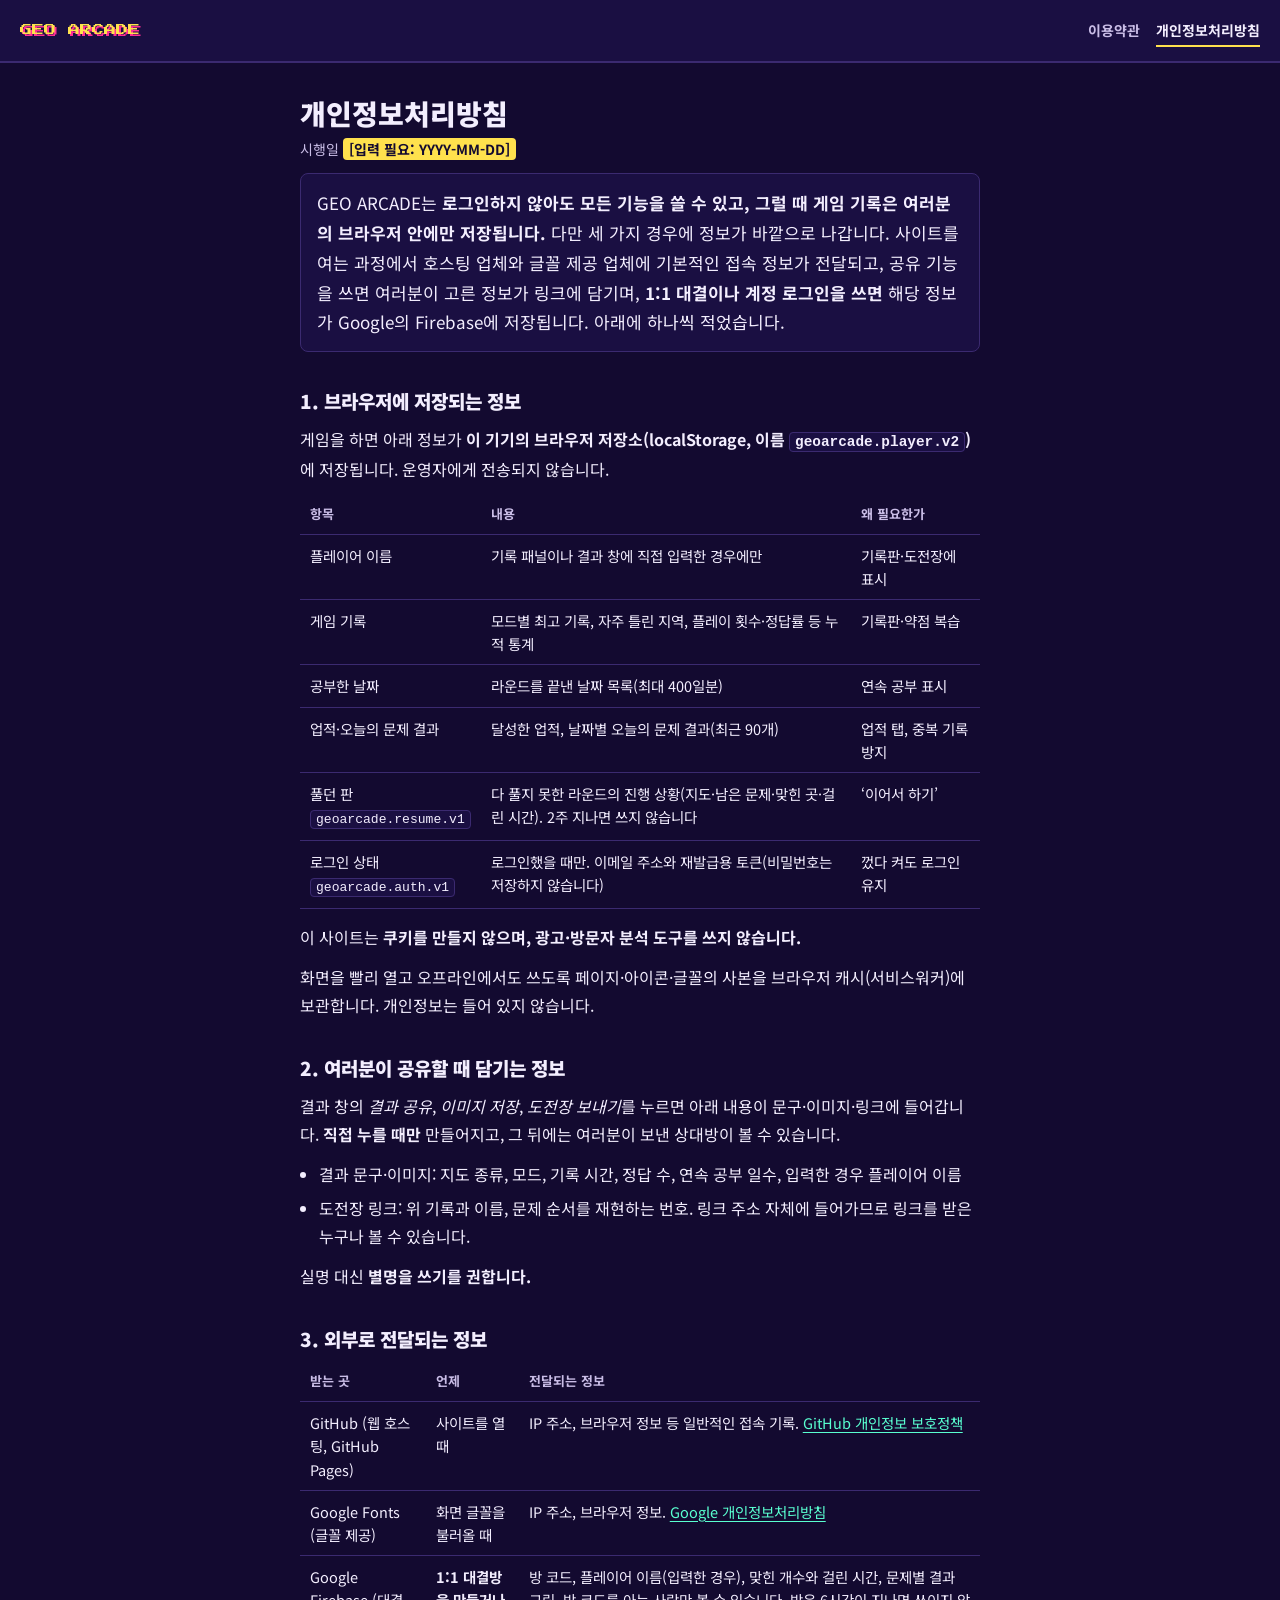
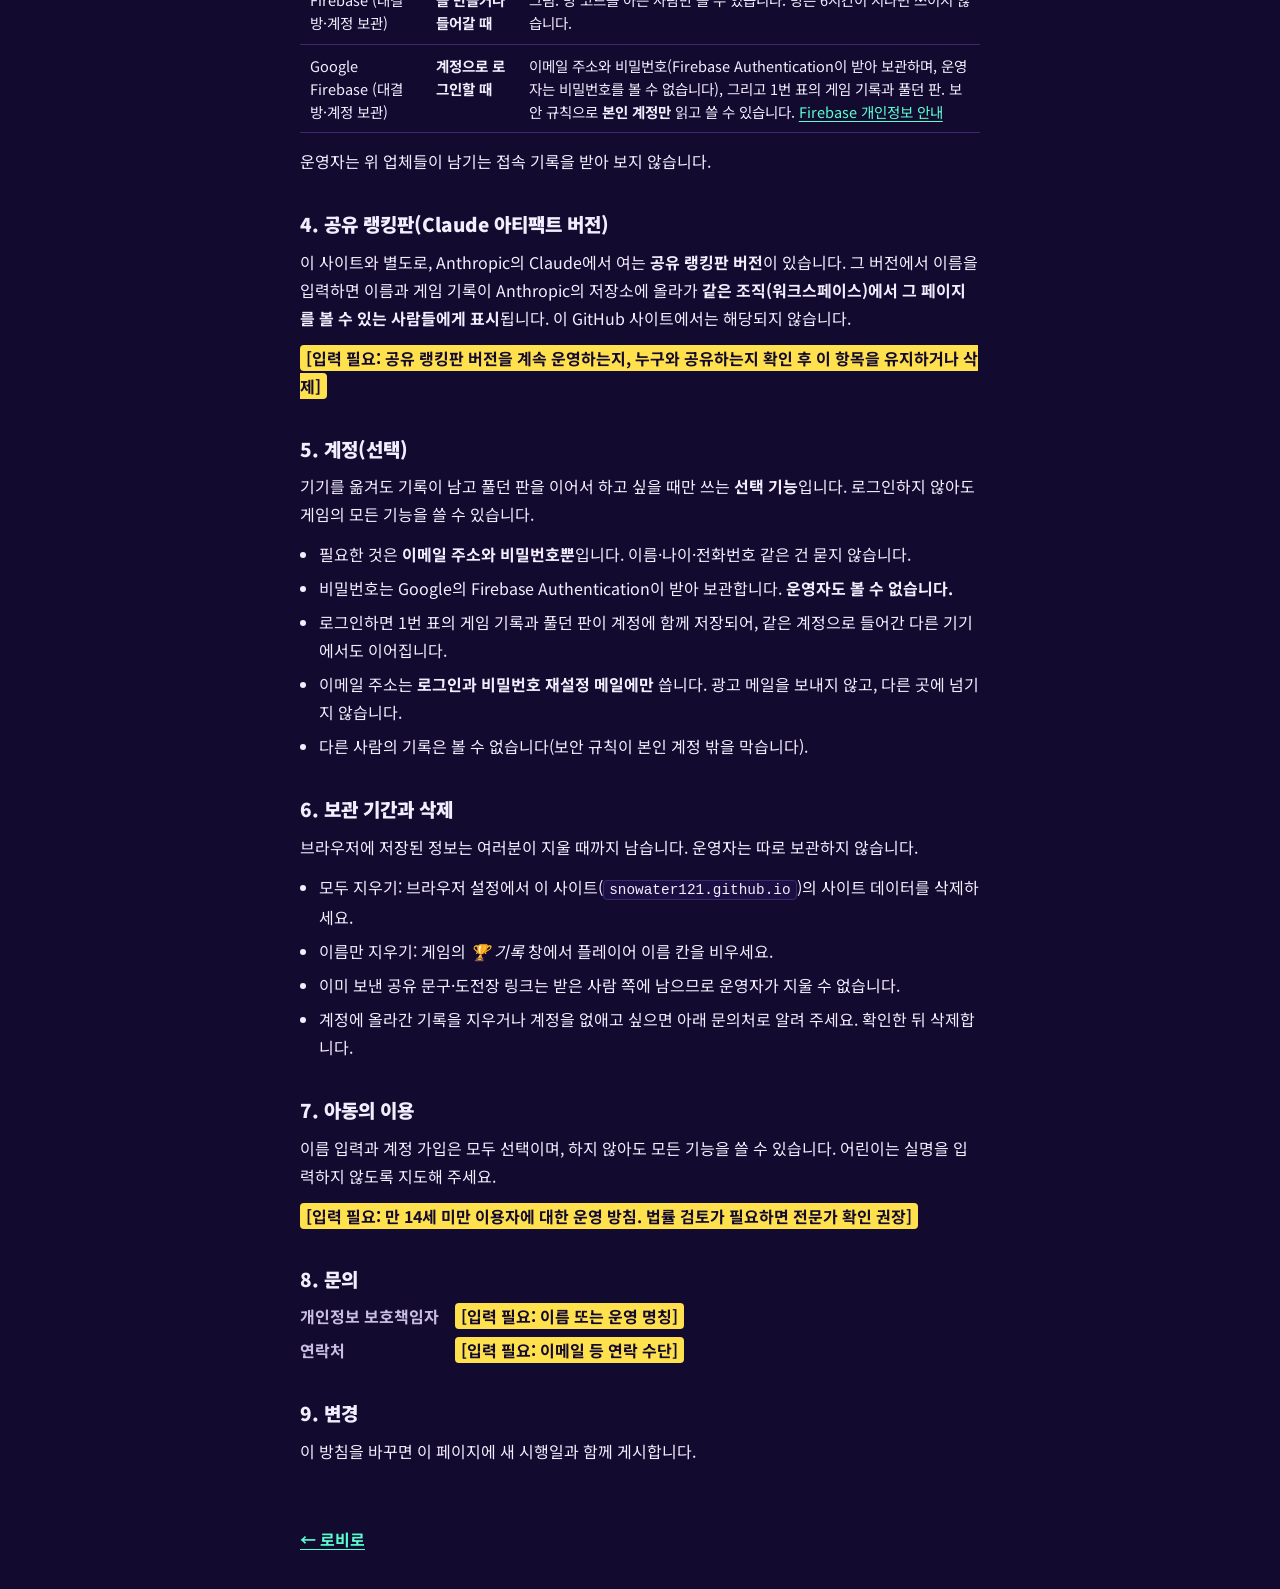
<file: privacy.html>
<!DOCTYPE html>
<html lang="ko">
<head>
<meta charset="utf-8">
<meta name="viewport" content="width=device-width, initial-scale=1">
<title>개인정보처리방침 · GEO ARCADE</title>
<meta name="description" content="GEO ARCADE가 어떤 정보를 어디에 저장하고 누구에게 전달되는지 설명합니다.">
<meta name="theme-color" content="#1a0f42">
<link rel="icon" type="image/png" href="icon-192.png">
<link rel="preconnect" href="https://fonts.googleapis.com">
<link rel="preconnect" href="https://fonts.gstatic.com" crossorigin>
<link href="https://fonts.googleapis.com/css2?family=Press+Start+2P&family=Noto+Sans+KR:wght@400;700;900&display=swap" rel="stylesheet">
<link rel="stylesheet" href="legal.css">
</head>
<body>
<header class="lg-head">
  <a class="lg-home" href="index.html">GEO ARCADE</a>
  <nav aria-label="문서"><a href="terms.html">이용약관</a><a href="privacy.html" aria-current="page">개인정보처리방침</a></nav>
</header>
<main class="lg">
  <h1>개인정보처리방침</h1>
  <p class="lg-meta">시행일 <mark class="todo">[입력 필요: YYYY-MM-DD]</mark></p>

  <p class="lead">GEO ARCADE는 <strong>로그인하지 않아도 모든 기능을 쓸 수 있고, 그럴 때 게임 기록은
  여러분의 브라우저 안에만 저장됩니다.</strong> 다만 세 가지 경우에 정보가 바깥으로 나갑니다.
  사이트를 여는 과정에서 호스팅 업체와 글꼴 제공 업체에 기본적인 접속 정보가 전달되고,
  공유 기능을 쓰면 여러분이 고른 정보가 링크에 담기며, <strong>1:1 대결이나 계정 로그인을 쓰면</strong>
  해당 정보가 Google의 Firebase에 저장됩니다. 아래에 하나씩 적었습니다.</p>

  <h2>1. 브라우저에 저장되는 정보</h2>
  <p>게임을 하면 아래 정보가 <strong>이 기기의 브라우저 저장소(localStorage, 이름 <code>geoarcade.player.v2</code>)</strong>에 저장됩니다.
  운영자에게 전송되지 않습니다.</p>
  <table>
    <thead><tr><th scope="col">항목</th><th scope="col">내용</th><th scope="col">왜 필요한가</th></tr></thead>
    <tbody>
      <tr><td>플레이어 이름</td><td>기록 패널이나 결과 창에 직접 입력한 경우에만</td><td>기록판·도전장에 표시</td></tr>
      <tr><td>게임 기록</td><td>모드별 최고 기록, 자주 틀린 지역, 플레이 횟수·정답률 등 누적 통계</td><td>기록판·약점 복습</td></tr>
      <tr><td>공부한 날짜</td><td>라운드를 끝낸 날짜 목록(최대 400일분)</td><td>연속 공부 표시</td></tr>
      <tr><td>업적·오늘의 문제 결과</td><td>달성한 업적, 날짜별 오늘의 문제 결과(최근 90개)</td><td>업적 탭, 중복 기록 방지</td></tr>
      <tr><td>풀던 판<br><code>geoarcade.resume.v1</code></td><td>다 풀지 못한 라운드의 진행 상황(지도·남은 문제·맞힌 곳·걸린 시간). 2주 지나면 쓰지 않습니다</td><td>&lsquo;이어서 하기&rsquo;</td></tr>
      <tr><td>로그인 상태<br><code>geoarcade.auth.v1</code></td><td>로그인했을 때만. 이메일 주소와 재발급용 토큰(비밀번호는 저장하지 않습니다)</td><td>껐다 켜도 로그인 유지</td></tr>
    </tbody>
  </table>
  <p>이 사이트는 <strong>쿠키를 만들지 않으며, 광고·방문자 분석 도구를 쓰지 않습니다.</strong></p>
  <p>화면을 빨리 열고 오프라인에서도 쓰도록 페이지·아이콘·글꼴의 사본을 브라우저 캐시(서비스워커)에 보관합니다. 개인정보는 들어 있지 않습니다.</p>

  <h2>2. 여러분이 공유할 때 담기는 정보</h2>
  <p>결과 창의 <em>결과 공유</em>, <em>이미지 저장</em>, <em>도전장 보내기</em>를 누르면 아래 내용이 문구·이미지·링크에 들어갑니다.
  <strong>직접 누를 때만</strong> 만들어지고, 그 뒤에는 여러분이 보낸 상대방이 볼 수 있습니다.</p>
  <ul>
    <li>결과 문구·이미지: 지도 종류, 모드, 기록 시간, 정답 수, 연속 공부 일수, 입력한 경우 플레이어 이름</li>
    <li>도전장 링크: 위 기록과 이름, 문제 순서를 재현하는 번호. 링크 주소 자체에 들어가므로 링크를 받은 누구나 볼 수 있습니다.</li>
  </ul>
  <p>실명 대신 <strong>별명을 쓰기를 권합니다.</strong></p>

  <h2>3. 외부로 전달되는 정보</h2>
  <table>
    <thead><tr><th scope="col">받는 곳</th><th scope="col">언제</th><th scope="col">전달되는 정보</th></tr></thead>
    <tbody>
      <tr><td>GitHub (웹 호스팅, GitHub Pages)</td><td>사이트를 열 때</td><td>IP 주소, 브라우저 정보 등 일반적인 접속 기록.
        <a href="https://docs.github.com/ko/site-policy/privacy-policies/github-general-privacy-statement">GitHub 개인정보 보호정책</a></td></tr>
      <tr><td>Google Fonts (글꼴 제공)</td><td>화면 글꼴을 불러올 때</td><td>IP 주소, 브라우저 정보.
        <a href="https://policies.google.com/privacy?hl=ko">Google 개인정보처리방침</a></td></tr>
      <tr><td>Google Firebase (대결방·계정 보관)</td><td><strong>1:1 대결방을 만들거나 들어갈 때</strong></td>
        <td>방 코드, 플레이어 이름(입력한 경우), 맞힌 개수와 걸린 시간, 문제별 결과 그림. 방 코드를 아는 사람만 볼 수 있습니다.
        방은 6시간이 지나면 쓰이지 않습니다.</td></tr>
      <tr><td>Google Firebase (대결방·계정 보관)</td><td><strong>계정으로 로그인할 때</strong></td>
        <td>이메일 주소와 비밀번호(Firebase Authentication이 받아 보관하며, 운영자는 비밀번호를 볼 수 없습니다),
        그리고 1번 표의 게임 기록과 풀던 판. 보안 규칙으로 <strong>본인 계정만</strong> 읽고 쓸 수 있습니다.
        <a href="https://firebase.google.com/support/privacy">Firebase 개인정보 안내</a></td></tr>
    </tbody>
  </table>
  <p>운영자는 위 업체들이 남기는 접속 기록을 받아 보지 않습니다.</p>

  <h2>4. 공유 랭킹판(Claude 아티팩트 버전)</h2>
  <p>이 사이트와 별도로, Anthropic의 Claude에서 여는 <strong>공유 랭킹판 버전</strong>이 있습니다. 그 버전에서 이름을 입력하면
  이름과 게임 기록이 Anthropic의 저장소에 올라가 <strong>같은 조직(워크스페이스)에서 그 페이지를 볼 수 있는 사람들에게 표시</strong>됩니다.
  이 GitHub 사이트에서는 해당되지 않습니다.</p>
  <p class="todo-box"><mark class="todo">[입력 필요: 공유 랭킹판 버전을 계속 운영하는지, 누구와 공유하는지 확인 후 이 항목을 유지하거나 삭제]</mark></p>

  <h2>5. 계정(선택)</h2>
  <p>기기를 옮겨도 기록이 남고 풀던 판을 이어서 하고 싶을 때만 쓰는 <strong>선택 기능</strong>입니다.
  로그인하지 않아도 게임의 모든 기능을 쓸 수 있습니다.</p>
  <ul>
    <li>필요한 것은 <strong>이메일 주소와 비밀번호뿐</strong>입니다. 이름·나이·전화번호 같은 건 묻지 않습니다.</li>
    <li>비밀번호는 Google의 Firebase Authentication이 받아 보관합니다. <strong>운영자도 볼 수 없습니다.</strong></li>
    <li>로그인하면 1번 표의 게임 기록과 풀던 판이 계정에 함께 저장되어, 같은 계정으로 들어간 다른 기기에서도 이어집니다.</li>
    <li>이메일 주소는 <strong>로그인과 비밀번호 재설정 메일에만</strong> 씁니다. 광고 메일을 보내지 않고, 다른 곳에 넘기지 않습니다.</li>
    <li>다른 사람의 기록은 볼 수 없습니다(보안 규칙이 본인 계정 밖을 막습니다).</li>
  </ul>

  <h2>6. 보관 기간과 삭제</h2>
  <p>브라우저에 저장된 정보는 여러분이 지울 때까지 남습니다. 운영자는 따로 보관하지 않습니다.</p>
  <ul>
    <li>모두 지우기: 브라우저 설정에서 이 사이트(<code>snowater121.github.io</code>)의 사이트 데이터를 삭제하세요.</li>
    <li>이름만 지우기: 게임의 <em>🏆 기록</em> 창에서 플레이어 이름 칸을 비우세요.</li>
    <li>이미 보낸 공유 문구·도전장 링크는 받은 사람 쪽에 남으므로 운영자가 지울 수 없습니다.</li>
    <li>계정에 올라간 기록을 지우거나 계정을 없애고 싶으면 아래 문의처로 알려 주세요. 확인한 뒤 삭제합니다.</li>
  </ul>

  <h2>7. 아동의 이용</h2>
  <p>이름 입력과 계정 가입은 모두 선택이며, 하지 않아도 모든 기능을 쓸 수 있습니다. 어린이는 실명을 입력하지 않도록 지도해 주세요.</p>
  <p class="todo-box"><mark class="todo">[입력 필요: 만 14세 미만 이용자에 대한 운영 방침. 법률 검토가 필요하면 전문가 확인 권장]</mark></p>

  <h2>8. 문의</h2>
  <dl class="lg-dl">
    <dt>개인정보 보호책임자</dt><dd><mark class="todo">[입력 필요: 이름 또는 운영 명칭]</mark></dd>
    <dt>연락처</dt><dd><mark class="todo">[입력 필요: 이메일 등 연락 수단]</mark></dd>
  </dl>

  <h2>9. 변경</h2>
  <p>이 방침을 바꾸면 이 페이지에 새 시행일과 함께 게시합니다.</p>
</main>
<footer class="lg-foot"><a href="index.html">← 로비로</a></footer>
</body>
</html>
</file>
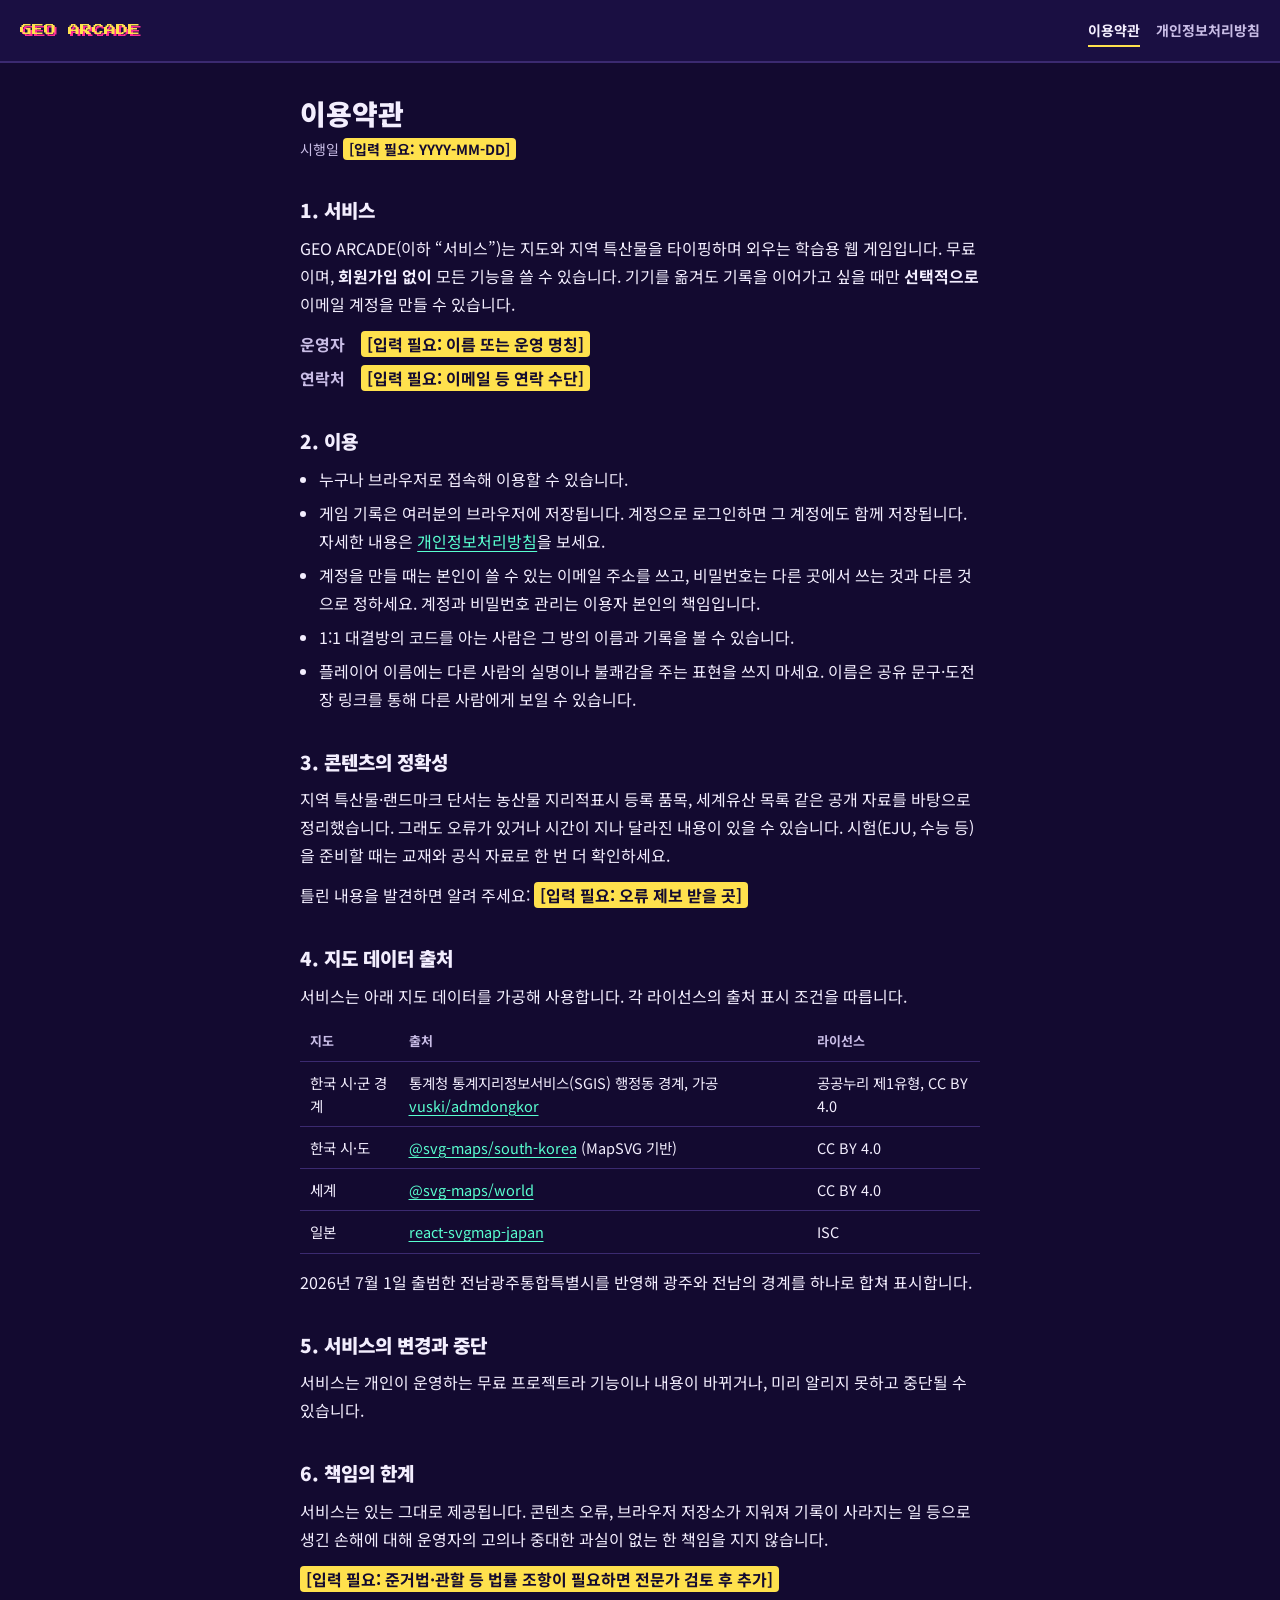
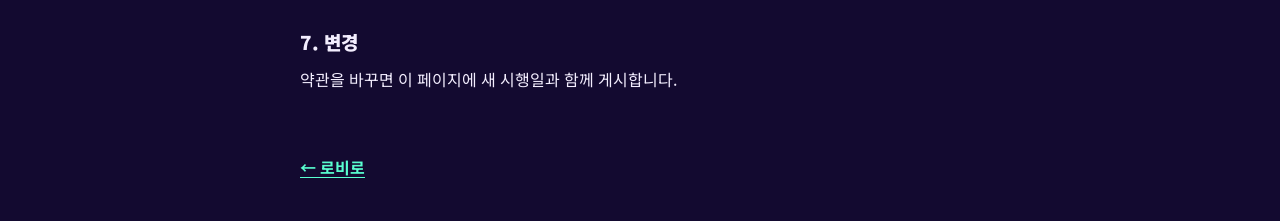
<file: terms.html>
<!DOCTYPE html>
<html lang="ko">
<head>
<meta charset="utf-8">
<meta name="viewport" content="width=device-width, initial-scale=1">
<title>이용약관 · GEO ARCADE</title>
<meta name="description" content="GEO ARCADE 이용 조건, 콘텐츠의 정확성, 지도 데이터 출처를 안내합니다.">
<meta name="theme-color" content="#1a0f42">
<link rel="icon" type="image/png" href="icon-192.png">
<link rel="preconnect" href="https://fonts.googleapis.com">
<link rel="preconnect" href="https://fonts.gstatic.com" crossorigin>
<link href="https://fonts.googleapis.com/css2?family=Press+Start+2P&family=Noto+Sans+KR:wght@400;700;900&display=swap" rel="stylesheet">
<link rel="stylesheet" href="legal.css">
</head>
<body>
<header class="lg-head">
  <a class="lg-home" href="index.html">GEO ARCADE</a>
  <nav aria-label="문서"><a href="terms.html" aria-current="page">이용약관</a><a href="privacy.html">개인정보처리방침</a></nav>
</header>
<main class="lg">
  <h1>이용약관</h1>
  <p class="lg-meta">시행일 <mark class="todo">[입력 필요: YYYY-MM-DD]</mark></p>

  <h2>1. 서비스</h2>
  <p>GEO ARCADE(이하 “서비스”)는 지도와 지역 특산물을 타이핑하며 외우는 학습용 웹 게임입니다.
  무료이며, <strong>회원가입 없이</strong> 모든 기능을 쓸 수 있습니다. 기기를 옮겨도 기록을 이어가고 싶을 때만
  <strong>선택적으로</strong> 이메일 계정을 만들 수 있습니다.</p>
  <dl class="lg-dl">
    <dt>운영자</dt><dd><mark class="todo">[입력 필요: 이름 또는 운영 명칭]</mark></dd>
    <dt>연락처</dt><dd><mark class="todo">[입력 필요: 이메일 등 연락 수단]</mark></dd>
  </dl>

  <h2>2. 이용</h2>
  <ul>
    <li>누구나 브라우저로 접속해 이용할 수 있습니다.</li>
    <li>게임 기록은 여러분의 브라우저에 저장됩니다. 계정으로 로그인하면 그 계정에도 함께 저장됩니다.
      자세한 내용은 <a href="privacy.html">개인정보처리방침</a>을 보세요.</li>
    <li>계정을 만들 때는 본인이 쓸 수 있는 이메일 주소를 쓰고, 비밀번호는 다른 곳에서 쓰는 것과 다른 것으로 정하세요.
      계정과 비밀번호 관리는 이용자 본인의 책임입니다.</li>
    <li>1:1 대결방의 코드를 아는 사람은 그 방의 이름과 기록을 볼 수 있습니다.</li>
    <li>플레이어 이름에는 다른 사람의 실명이나 불쾌감을 주는 표현을 쓰지 마세요. 이름은 공유 문구·도전장 링크를 통해 다른 사람에게 보일 수 있습니다.</li>
  </ul>

  <h2>3. 콘텐츠의 정확성</h2>
  <p>지역 특산물·랜드마크 단서는 농산물 지리적표시 등록 품목, 세계유산 목록 같은 공개 자료를 바탕으로 정리했습니다.
  그래도 오류가 있거나 시간이 지나 달라진 내용이 있을 수 있습니다. 시험(EJU, 수능 등)을 준비할 때는 교재와 공식 자료로 한 번 더 확인하세요.</p>
  <p>틀린 내용을 발견하면 알려 주세요: <mark class="todo">[입력 필요: 오류 제보 받을 곳]</mark></p>

  <h2>4. 지도 데이터 출처</h2>
  <p>서비스는 아래 지도 데이터를 가공해 사용합니다. 각 라이선스의 출처 표시 조건을 따릅니다.</p>
  <table>
    <thead><tr><th scope="col">지도</th><th scope="col">출처</th><th scope="col">라이선스</th></tr></thead>
    <tbody>
      <tr><td>한국 시·군 경계</td><td>통계청 통계지리정보서비스(SGIS) 행정동 경계, 가공 <a href="https://github.com/vuski/admdongkor">vuski/admdongkor</a></td><td>공공누리 제1유형, CC BY 4.0</td></tr>
      <tr><td>한국 시·도</td><td><a href="https://www.npmjs.com/package/@svg-maps/south-korea">@svg-maps/south-korea</a> (MapSVG 기반)</td><td>CC BY 4.0</td></tr>
      <tr><td>세계</td><td><a href="https://www.npmjs.com/package/@svg-maps/world">@svg-maps/world</a></td><td>CC BY 4.0</td></tr>
      <tr><td>일본</td><td><a href="https://www.npmjs.com/package/react-svgmap-japan">react-svgmap-japan</a></td><td>ISC</td></tr>
    </tbody>
  </table>
  <p>2026년 7월 1일 출범한 전남광주통합특별시를 반영해 광주와 전남의 경계를 하나로 합쳐 표시합니다.</p>

  <h2>5. 서비스의 변경과 중단</h2>
  <p>서비스는 개인이 운영하는 무료 프로젝트라 기능이나 내용이 바뀌거나, 미리 알리지 못하고 중단될 수 있습니다.</p>

  <h2>6. 책임의 한계</h2>
  <p>서비스는 있는 그대로 제공됩니다. 콘텐츠 오류, 브라우저 저장소가 지워져 기록이 사라지는 일 등으로 생긴 손해에 대해
  운영자의 고의나 중대한 과실이 없는 한 책임을 지지 않습니다.</p>
  <p class="todo-box"><mark class="todo">[입력 필요: 준거법·관할 등 법률 조항이 필요하면 전문가 검토 후 추가]</mark></p>

  <h2>7. 변경</h2>
  <p>약관을 바꾸면 이 페이지에 새 시행일과 함께 게시합니다.</p>
</main>
<footer class="lg-foot"><a href="index.html">← 로비로</a></footer>
</body>
</html>
</file>
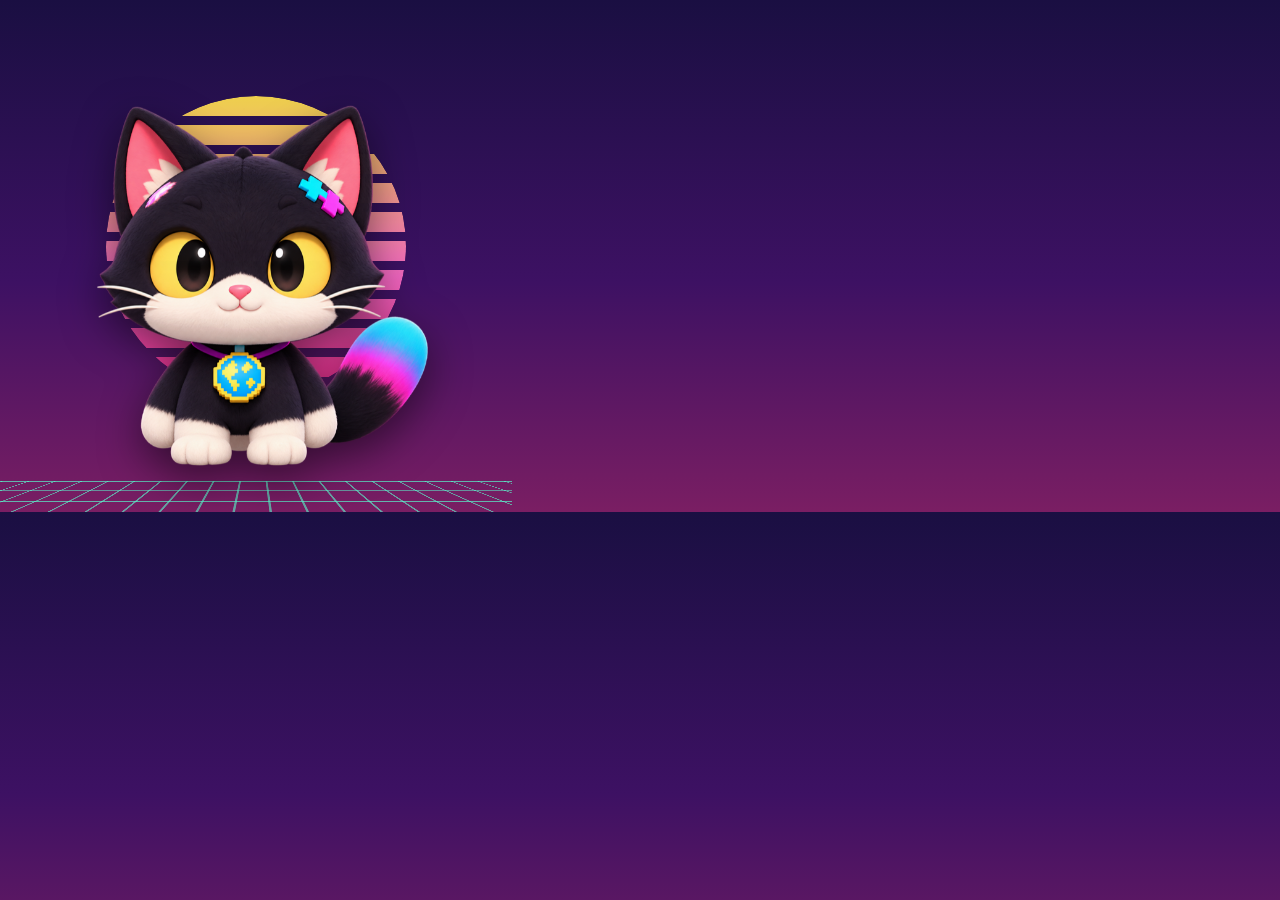
<file: src/brand/icon.html>
<!DOCTYPE html>
<html><head><meta charset="utf-8">
<style>
/* 512×512 기준. 마스커블 아이콘 안전영역(가운데 80%) 안에 내용을 둔다.
   고양이는 원본 PNG를 그대로 얹는다 (cat/turnaround_01_front.png). */
html,body{margin:0;width:512px;height:512px;overflow:hidden}
body{position:relative;background:linear-gradient(180deg,#1a0f42 0%,#3d1163 55%,#7a1e63 100%)}
.sun{position:absolute;left:106px;top:96px;width:300px;height:300px;border-radius:50%;
  background:linear-gradient(180deg,#ffe14d,#ff6ec7 60%,#ff2e93);opacity:.92;
  -webkit-mask:repeating-linear-gradient(#000 0 20px,transparent 20px 29px)}
.floor{position:absolute;left:-50%;bottom:-20px;width:200%;height:170px;transform:perspective(220px) rotateX(60deg);transform-origin:bottom;
  background-image:linear-gradient(#59ffd0aa 3px,transparent 3px),linear-gradient(90deg,#59ffd099 3px,transparent 3px);background-size:44px 44px}
.cat{position:absolute;left:50%;bottom:44px;transform:translateX(-50%);height:376px;
  filter:drop-shadow(0 14px 20px rgba(0,0,0,.5))}
</style></head><body>
<div class="sun"></div><div class="floor"></div>
<img class="cat" src="cat/turnaround_01_front.png" alt="">
</body></html>
</file>
<file: legal.css>
/* 이용약관·개인정보처리방침 공용 — 로비와 같은 색을 쓰되, 오래 읽는 문서라 장식은 뺀다 */
:root{
  --ink:#130a30; --paper:#1a0f42; --line:#3b2a70;
  --text:#f3eefe; --sub:#c9bde6;
  --yellow:#ffe14d; --pink:#ff2e93; --cyan:#59ffd0;
  --pix:"Press Start 2P", ui-monospace, monospace;
  --kr:"Noto Sans KR", -apple-system, "Apple SD Gothic Neo", sans-serif;
}
*{box-sizing:border-box}
html{-webkit-text-size-adjust:100%}
body{margin:0;background:var(--ink);color:var(--text);font-family:var(--kr);font-size:16px;line-height:1.75}
a{color:var(--cyan);text-underline-offset:3px}
a:focus-visible{outline:2px solid var(--yellow);outline-offset:2px;border-radius:3px}
.lg-head{display:flex;align-items:center;justify-content:space-between;gap:12px;flex-wrap:wrap;
  padding:14px 20px;border-bottom:2px solid var(--line);background:var(--paper)}
.lg-home{font-family:var(--pix);font-size:12px;color:var(--yellow);text-decoration:none;text-shadow:2px 2px 0 var(--pink)}
.lg-head nav{display:flex;gap:16px;font-size:14px;font-weight:700}
.lg-head nav a{color:var(--sub);text-decoration:none;padding:4px 0}
.lg-head nav a[aria-current="page"]{color:var(--text);box-shadow:inset 0 -2px 0 var(--yellow)}
.lg{max-width:720px;margin:0 auto;padding:32px 20px 48px}
.lg h1{margin:0 0 6px;font-size:28px;font-weight:900;line-height:1.3;text-wrap:balance}
.lg h2{margin:36px 0 10px;font-size:19px;font-weight:900;line-height:1.4;text-wrap:balance}
.lg p,.lg ul{margin:0 0 12px}
.lg ul{padding-left:1.2em}
.lg li{margin-bottom:6px}
.lg-meta{color:var(--sub);font-size:14px}
.lead{font-size:17px;color:var(--text);background:var(--paper);border:1px solid var(--line);border-radius:8px;padding:14px 16px}
code{font-family:ui-monospace,monospace;font-size:.9em;background:var(--paper);border:1px solid var(--line);border-radius:4px;padding:1px 5px}
table{width:100%;border-collapse:collapse;margin:8px 0 14px;font-size:14.5px;line-height:1.6;display:block;overflow-x:auto}
th,td{text-align:left;vertical-align:top;padding:9px 10px;border-bottom:1px solid var(--line)}
th{color:var(--sub);font-weight:700;font-size:13px;white-space:nowrap}
.lg-dl{display:grid;grid-template-columns:max-content 1fr;gap:6px 16px;margin:8px 0 12px}
.lg-dl dt{color:var(--sub);font-weight:700}
.lg-dl dd{margin:0}
/* 실제 정보가 들어가야 하는 자리 — 눈에 띄게 */
mark.todo{background:#ffe14d;color:#130a30;font-weight:700;padding:1px 6px;border-radius:4px}
.todo-box{margin-top:4px}
.lg-foot{max-width:720px;margin:0 auto;padding:0 20px 40px;font-weight:700}
@media(max-width:560px){
  .lg{padding:24px 16px 40px}
  .lg h1{font-size:24px}
  .lg-dl{grid-template-columns:1fr;gap:2px}
  .lg-dl dd{margin-bottom:8px}
}
</file>
